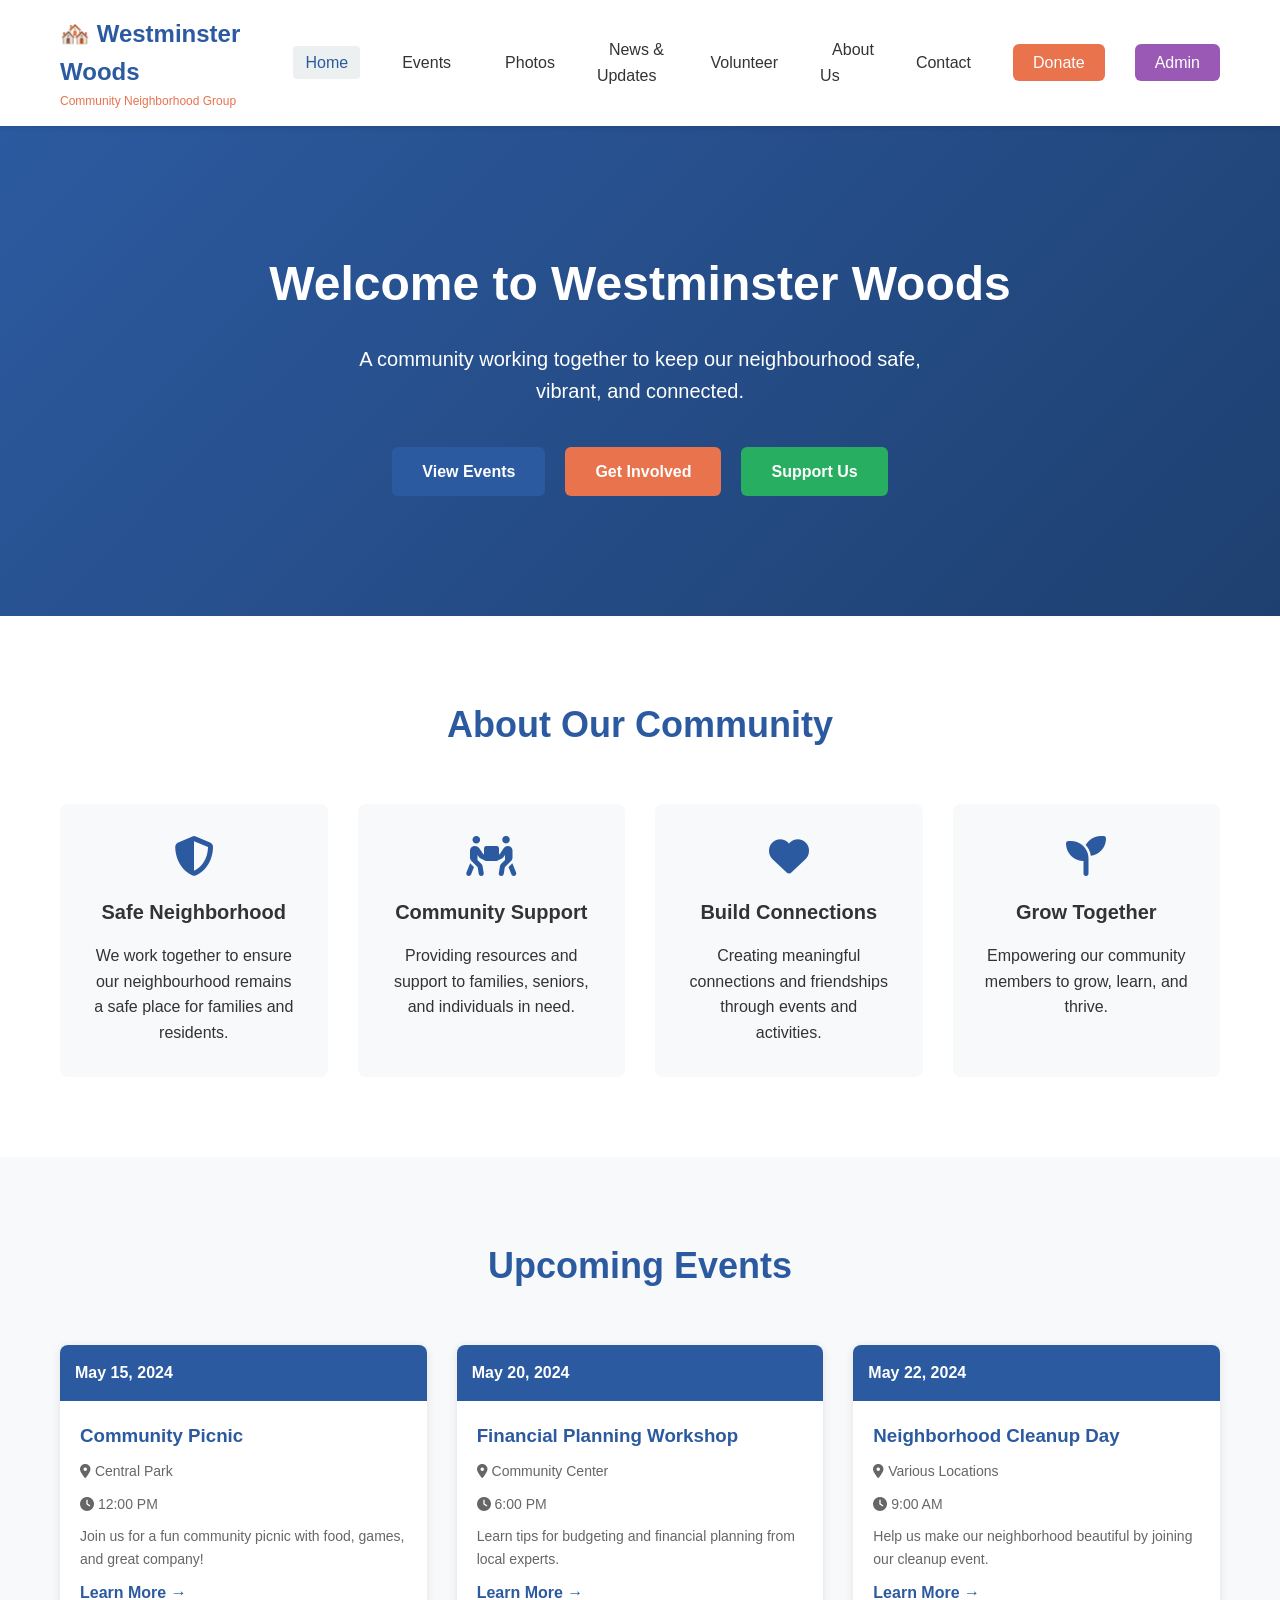
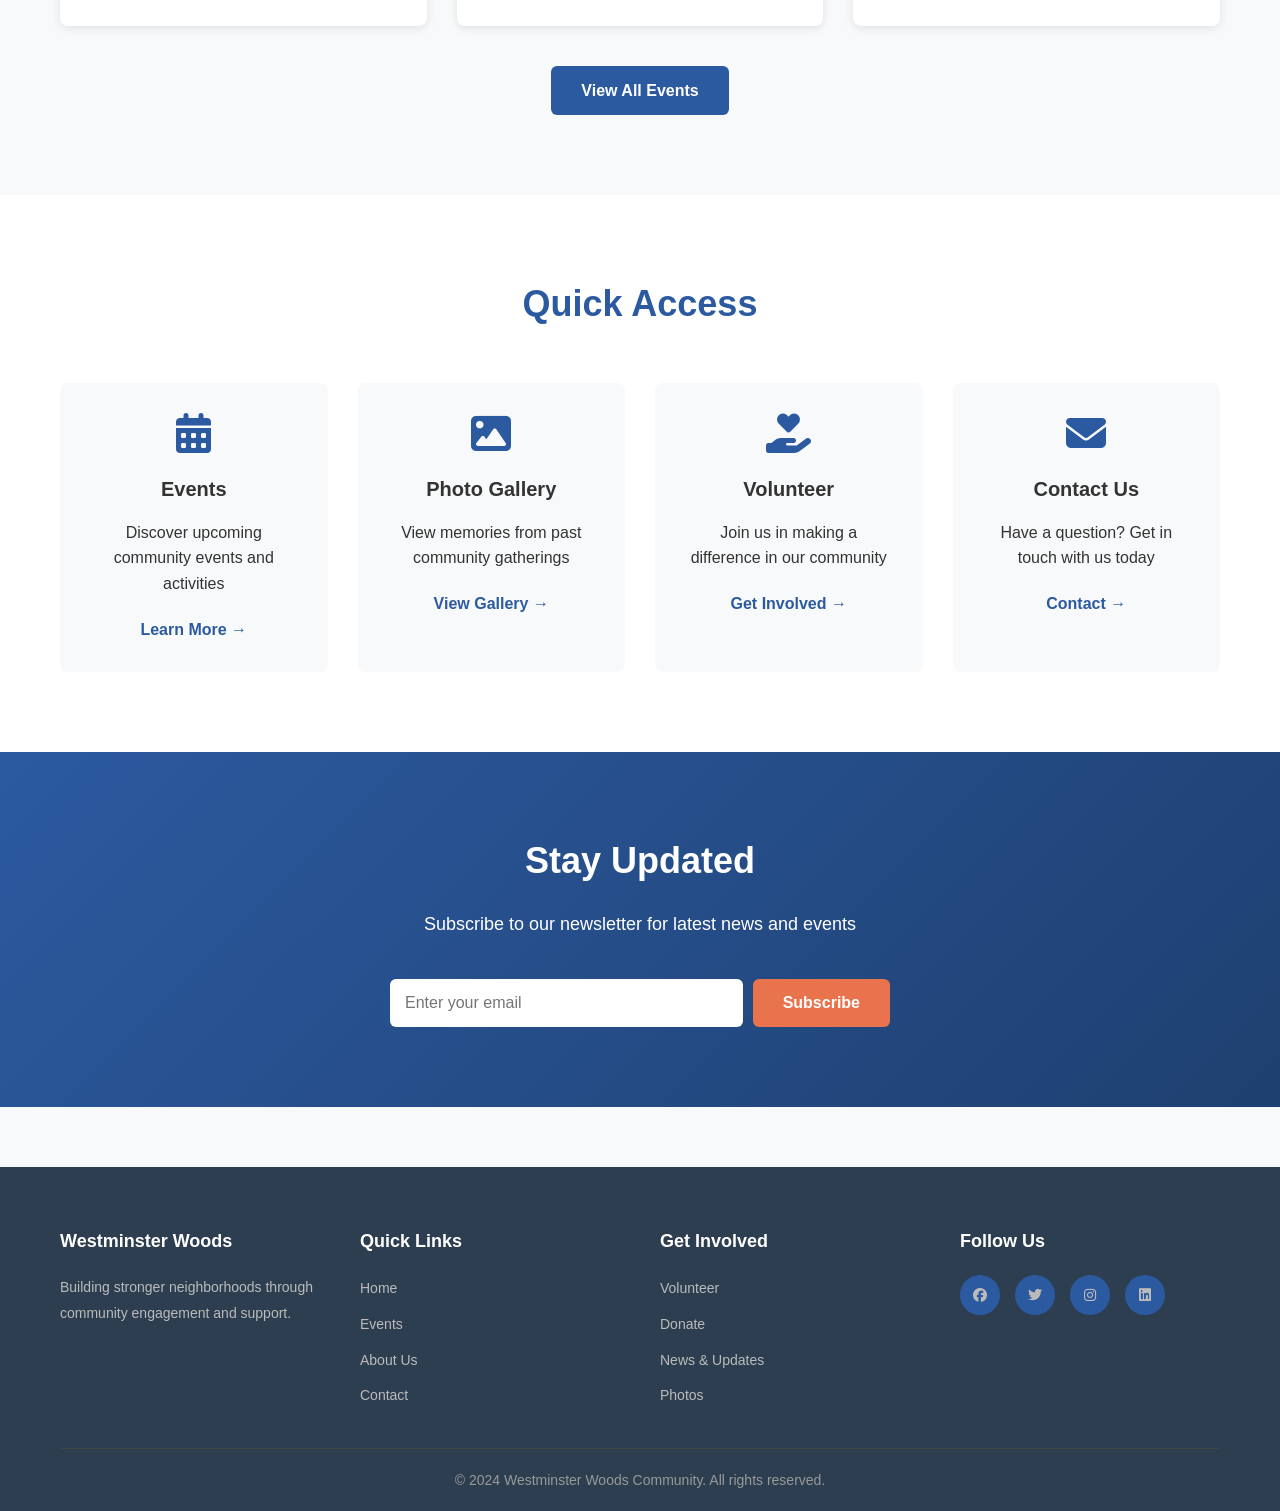
<file: index.html>
<!DOCTYPE html>
<html lang="en">
<head>
    <meta charset="UTF-8">
    <meta name="viewport" content="width=device-width, initial-scale=1.0">
    <title>Westminster Woods - Neighborhood Community</title>
    <link rel="stylesheet" href="css/style.css">
    <link rel="stylesheet" href="https://cdnjs.cloudflare.com/ajax/libs/font-awesome/6.4.0/css/all.min.css">
</head>
<body>
    <!-- Navigation -->
    <nav class="navbar">
        <div class="container">
            <div class="logo">
                <h1>🏘️ Westminster Woods</h1>
                <p>Community Neighborhood Group</p>
            </div>
            <ul class="nav-menu">
                <li><a href="index.html" class="active">Home</a></li>
                <li><a href="events.html">Events</a></li>
                <li><a href="photos.html">Photos</a></li>
                <li><a href="news.html">News & Updates</a></li>
                <li><a href="volunteer.html">Volunteer</a></li>
                <li><a href="about.html">About Us</a></li>
                <li><a href="contact.html">Contact</a></li>
                <li><a href="donations.html" class="btn-donate">Donate</a></li>
                <li><a href="admin-login.html" class="btn-admin">Admin</a></li>
            </ul>
        </div>
    </nav>

    <!-- Hero Section -->
    <section class="hero">
        <div class="hero-content">
            <h1>Welcome to Westminster Woods</h1>
            <p>A community working together to keep our neighbourhood safe, vibrant, and connected.</p>
            <div class="hero-buttons">
                <a href="events.html" class="btn btn-primary">View Events</a>
                <a href="volunteer.html" class="btn btn-secondary">Get Involved</a>
                <a href="donations.html" class="btn btn-success">Support Us</a>
            </div>
        </div>
    </section>

    <!-- About Section -->
    <section class="about">
        <div class="container">
            <h2>About Our Community</h2>
            <div class="about-grid">
                <div class="about-card">
                    <i class="fas fa-shield-alt"></i>
                    <h3>Safe Neighborhood</h3>
                    <p>We work together to ensure our neighbourhood remains a safe place for families and residents.</p>
                </div>
                <div class="about-card">
                    <i class="fas fa-people-carry"></i>
                    <h3>Community Support</h3>
                    <p>Providing resources and support to families, seniors, and individuals in need.</p>
                </div>
                <div class="about-card">
                    <i class="fas fa-heart"></i>
                    <h3>Build Connections</h3>
                    <p>Creating meaningful connections and friendships through events and activities.</p>
                </div>
                <div class="about-card">
                    <i class="fas fa-seedling"></i>
                    <h3>Grow Together</h3>
                    <p>Empowering our community members to grow, learn, and thrive.</p>
                </div>
            </div>
        </div>
    </section>

    <!-- Live Events Section -->
    <section class="live-events">
        <div class="container">
            <h2>Upcoming Events</h2>
            <div id="events-container" class="events-grid">
                <!-- Events will be loaded here dynamically -->
            </div>
            <div class="view-all">
                <a href="events.html" class="btn btn-primary">View All Events</a>
            </div>
        </div>
    </section>

    <!-- Quick Links Section -->
    <section class="quick-links">
        <div class="container">
            <h2>Quick Access</h2>
            <div class="links-grid">
                <div class="link-card">
                    <i class="fas fa-calendar-alt"></i>
                    <h3>Events</h3>
                    <p>Discover upcoming community events and activities</p>
                    <a href="events.html">Learn More →</a>
                </div>
                <div class="link-card">
                    <i class="fas fa-image"></i>
                    <h3>Photo Gallery</h3>
                    <p>View memories from past community gatherings</p>
                    <a href="photos.html">View Gallery →</a>
                </div>
                <div class="link-card">
                    <i class="fas fa-hand-holding-heart"></i>
                    <h3>Volunteer</h3>
                    <p>Join us in making a difference in our community</p>
                    <a href="volunteer.html">Get Involved →</a>
                </div>
                <div class="link-card">
                    <i class="fas fa-envelope"></i>
                    <h3>Contact Us</h3>
                    <p>Have a question? Get in touch with us today</p>
                    <a href="contact.html">Contact →</a>
                </div>
            </div>
        </div>
    </section>

    <!-- Newsletter Section -->
    <section class="newsletter">
        <div class="container">
            <h2>Stay Updated</h2>
            <p>Subscribe to our newsletter for latest news and events</p>
            <form id="newsletter-form" class="newsletter-form">
                <input type="email" placeholder="Enter your email" required>
                <button type="submit" class="btn btn-primary">Subscribe</button>
            </form>
        </div>
    </section>

    <!-- Footer -->
    <footer class="footer">
        <div class="container">
            <div class="footer-grid">
                <div class="footer-section">
                    <h4>Westminster Woods</h4>
                    <p>Building stronger neighborhoods through community engagement and support.</p>
                </div>
                <div class="footer-section">
                    <h4>Quick Links</h4>
                    <ul>
                        <li><a href="index.html">Home</a></li>
                        <li><a href="events.html">Events</a></li>
                        <li><a href="about.html">About Us</a></li>
                        <li><a href="contact.html">Contact</a></li>
                    </ul>
                </div>
                <div class="footer-section">
                    <h4>Get Involved</h4>
                    <ul>
                        <li><a href="volunteer.html">Volunteer</a></li>
                        <li><a href="donations.html">Donate</a></li>
                        <li><a href="news.html">News & Updates</a></li>
                        <li><a href="photos.html">Photos</a></li>
                    </ul>
                </div>
                <div class="footer-section">
                    <h4>Follow Us</h4>
                    <div class="social-links">
                        <a href="#"><i class="fab fa-facebook"></i></a>
                        <a href="#"><i class="fab fa-twitter"></i></a>
                        <a href="#"><i class="fab fa-instagram"></i></a>
                        <a href="#"><i class="fab fa-linkedin"></i></a>
                    </div>
                </div>
            </div>
            <div class="footer-bottom">
                <p>&copy; 2024 Westminster Woods Community. All rights reserved.</p>
            </div>
        </div>
    </footer>

    <script src="js/script.js"></script>
</body>
</html>
</file>
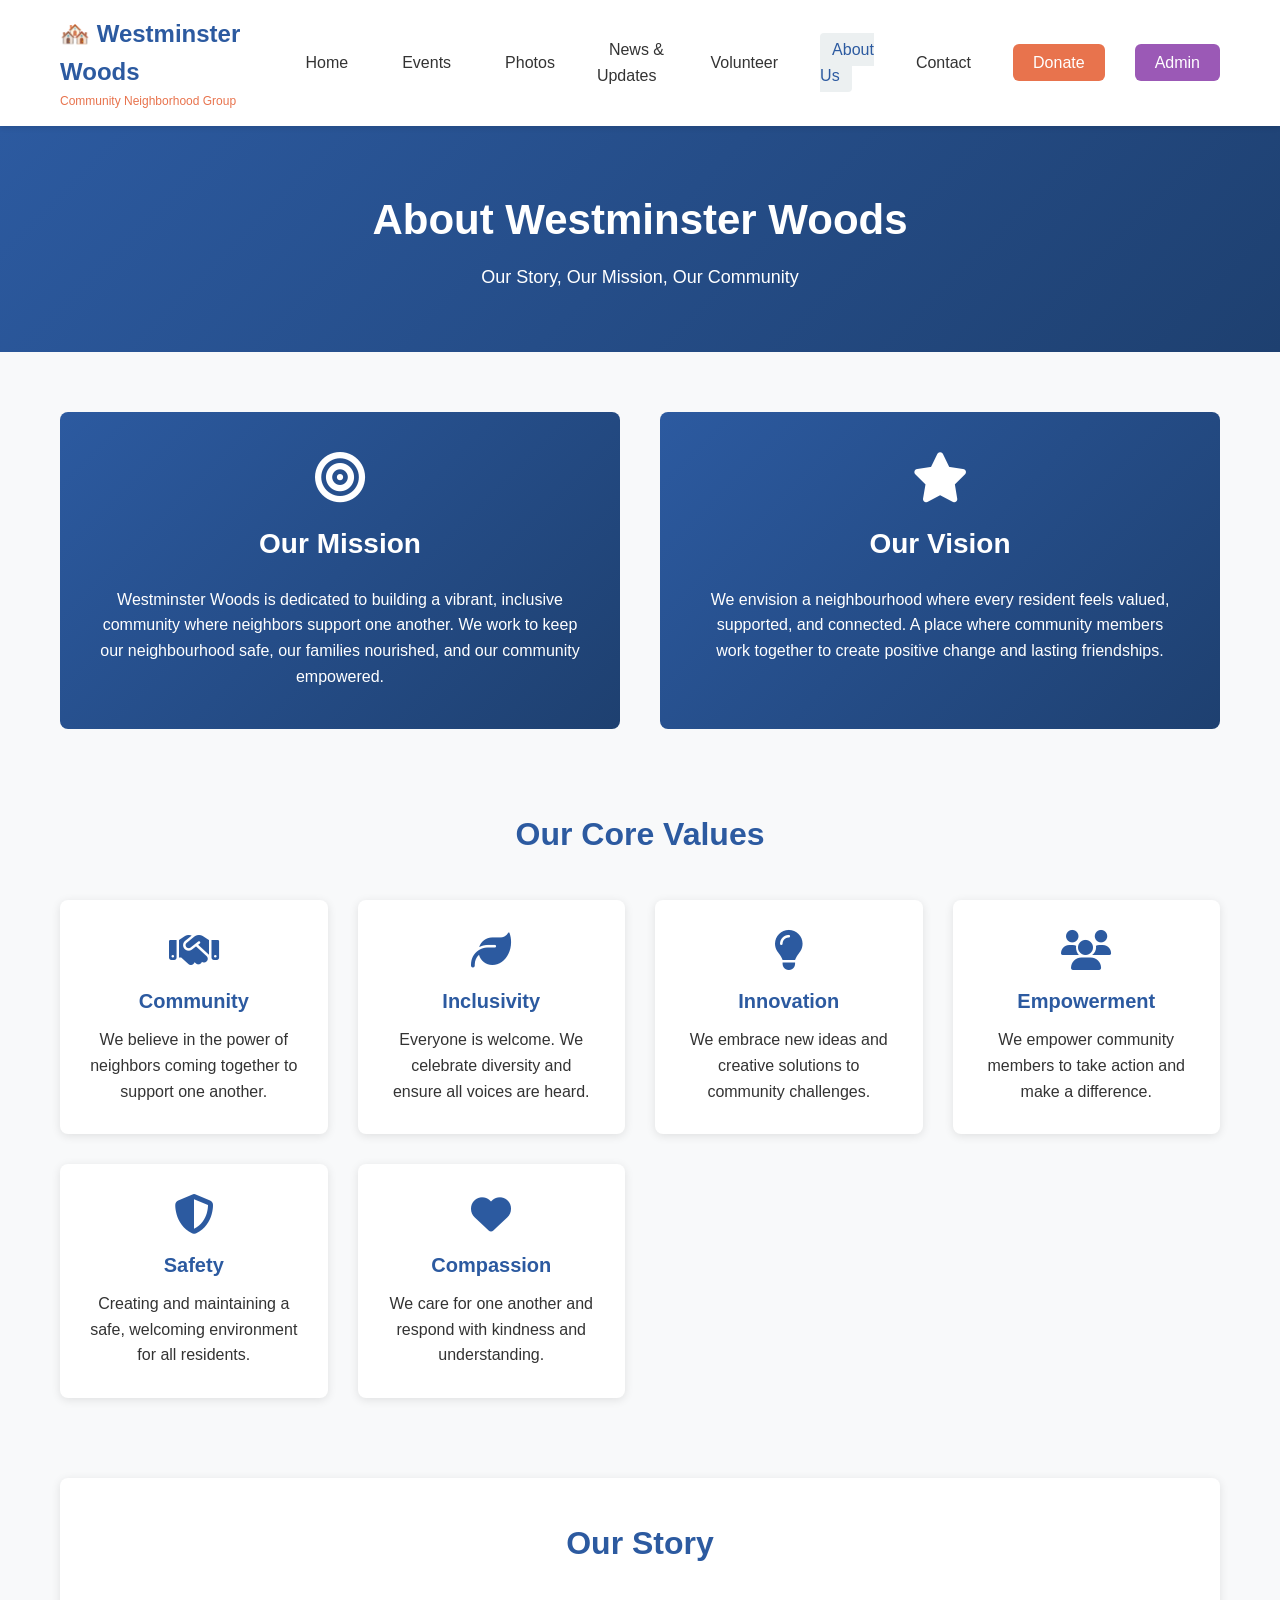
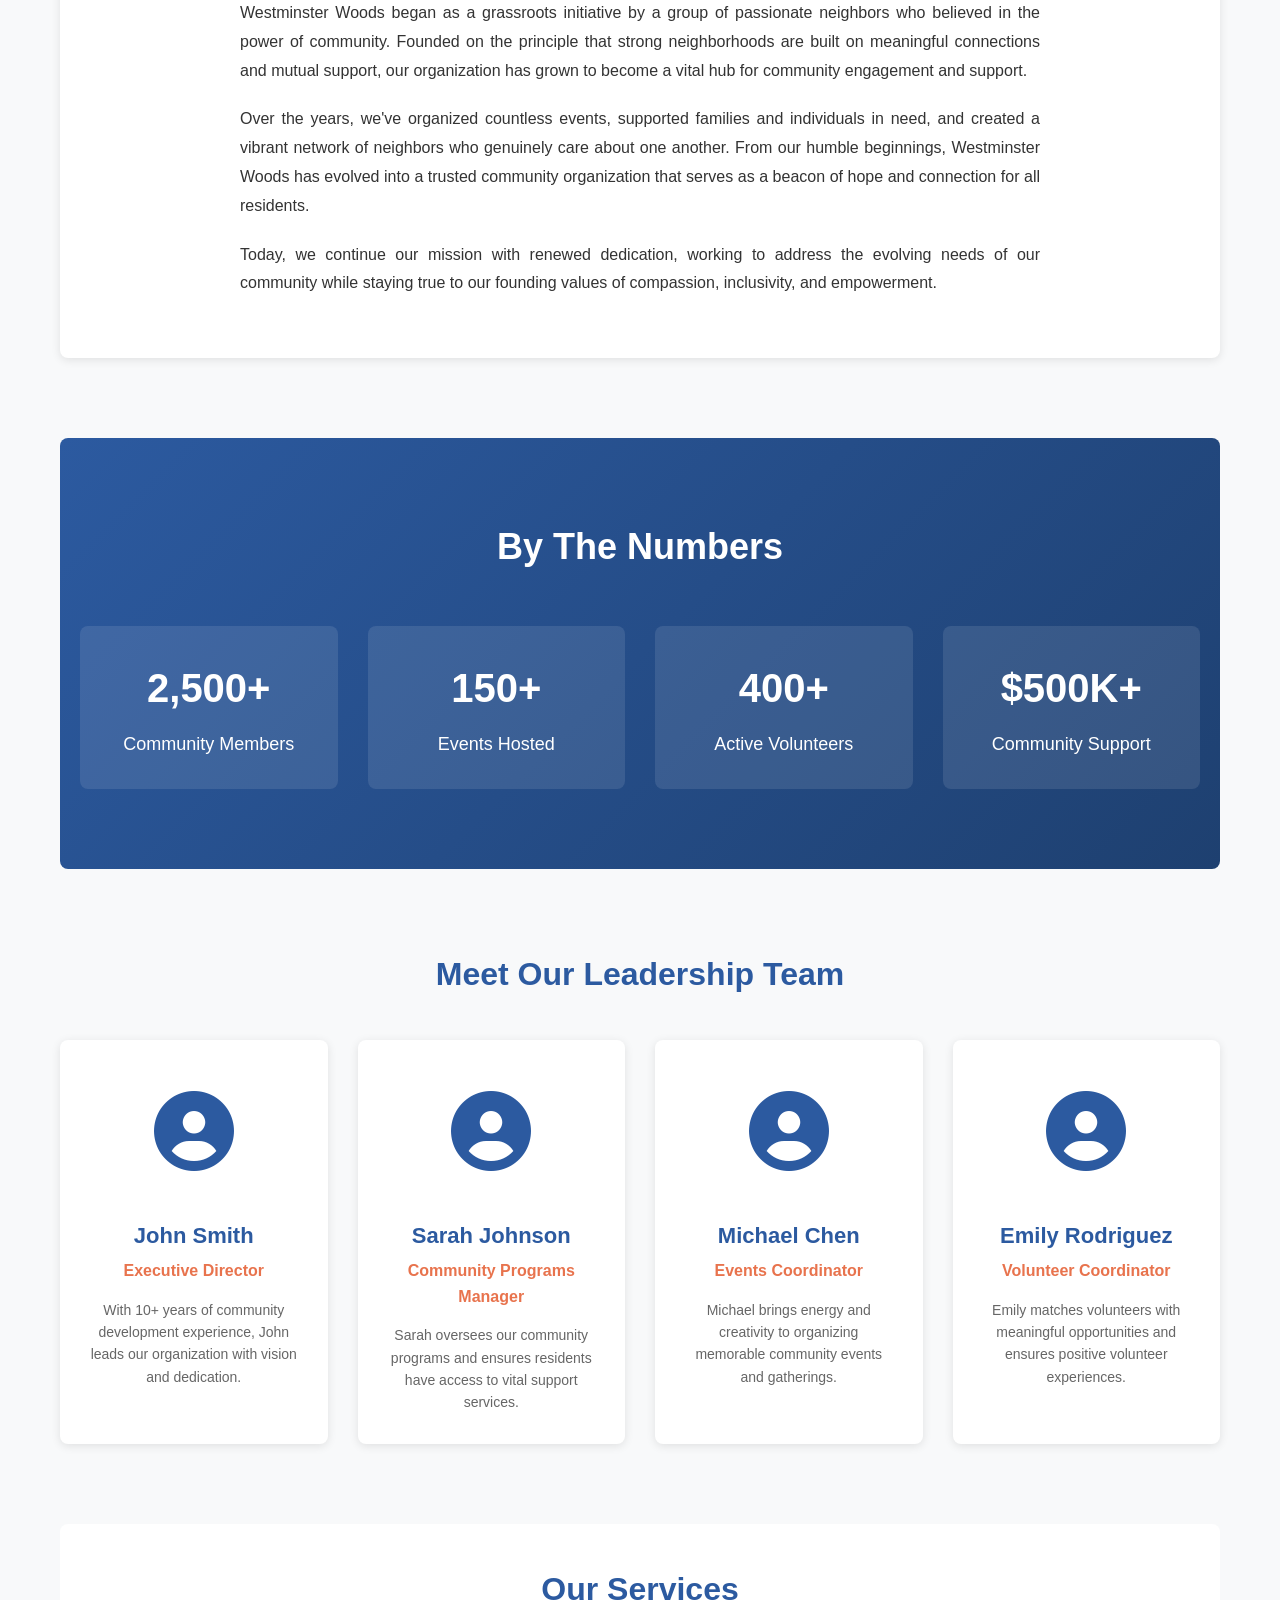
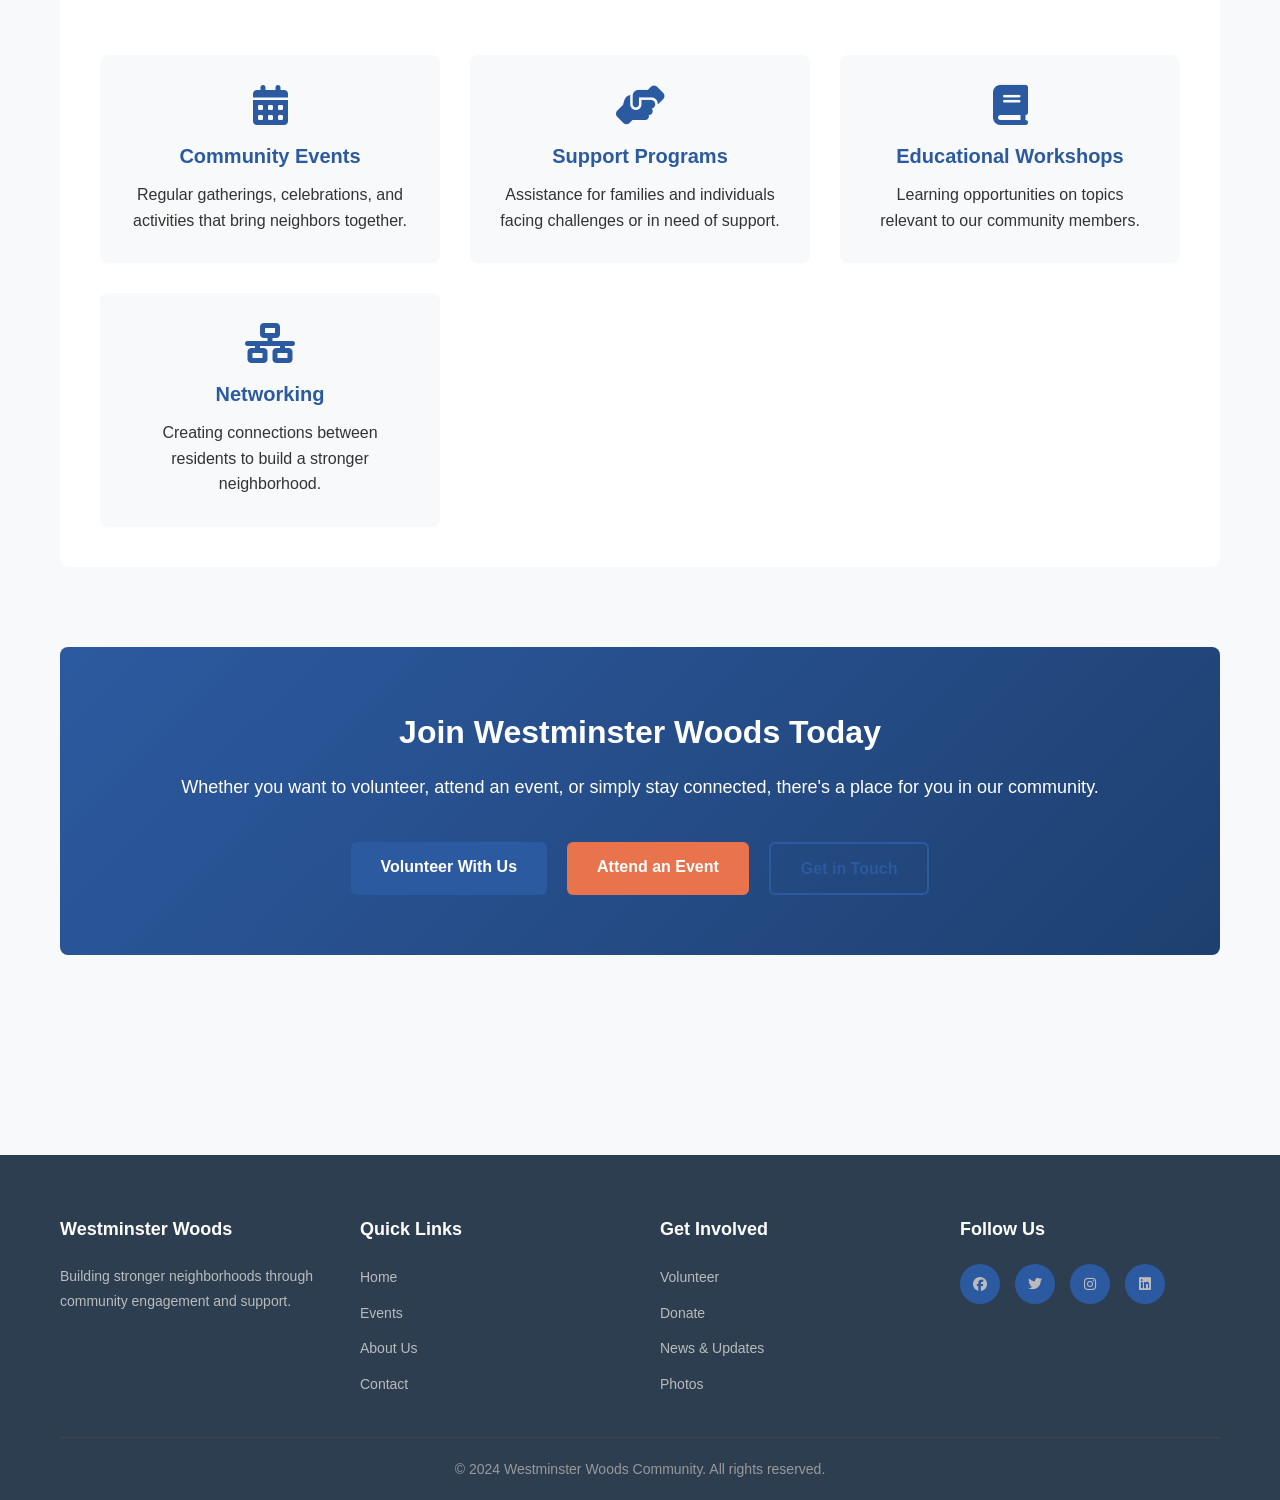
<file: about.html>
<!DOCTYPE html>
<html lang="en">
<head>
    <meta charset="UTF-8">
    <meta name="viewport" content="width=device-width, initial-scale=1.0">
    <title>About Us - Westminster Woods Community</title>
    <link rel="stylesheet" href="css/style.css">
    <link rel="stylesheet" href="https://cdnjs.cloudflare.com/ajax/libs/font-awesome/6.4.0/css/all.min.css">
</head>
<body>
    <!-- Navigation -->
    <nav class="navbar">
        <div class="container">
            <div class="logo">
                <h1>🏘️ Westminster Woods</h1>
                <p>Community Neighborhood Group</p>
            </div>
            <ul class="nav-menu">
                <li><a href="index.html">Home</a></li>
                <li><a href="events.html">Events</a></li>
                <li><a href="photos.html">Photos</a></li>
                <li><a href="news.html">News & Updates</a></li>
                <li><a href="volunteer.html">Volunteer</a></li>
                <li><a href="about.html" class="active">About Us</a></li>
                <li><a href="contact.html">Contact</a></li>
                <li><a href="donations.html" class="btn-donate">Donate</a></li>
                <li><a href="admin-login.html" class="btn-admin">Admin</a></li>
            </ul>
        </div>
    </nav>

    <!-- Page Header -->
    <section class="page-header">
        <div class="container">
            <h1>About Westminster Woods</h1>
            <p>Our Story, Our Mission, Our Community</p>
        </div>
    </section>

    <!-- About Content -->
    <section class="about-section">
        <div class="container">
            <!-- Mission & Vision -->
            <div class="mission-vision">
                <div class="mission-card">
                    <i class="fas fa-bullseye"></i>
                    <h2>Our Mission</h2>
                    <p>Westminster Woods is dedicated to building a vibrant, inclusive community where neighbors support one another. We work to keep our neighbourhood safe, our families nourished, and our community empowered.</p>
                </div>
                <div class="vision-card">
                    <i class="fas fa-star"></i>
                    <h2>Our Vision</h2>
                    <p>We envision a neighbourhood where every resident feels valued, supported, and connected. A place where community members work together to create positive change and lasting friendships.</p>
                </div>
            </div>

            <!-- Core Values -->
            <div class="values-section">
                <h2>Our Core Values</h2>
                <div class="values-grid">
                    <div class="value-card">
                        <i class="fas fa-handshake"></i>
                        <h3>Community</h3>
                        <p>We believe in the power of neighbors coming together to support one another.</p>
                    </div>
                    <div class="value-card">
                        <i class="fas fa-leaf"></i>
                        <h3>Inclusivity</h3>
                        <p>Everyone is welcome. We celebrate diversity and ensure all voices are heard.</p>
                    </div>
                    <div class="value-card">
                        <i class="fas fa-lightbulb"></i>
                        <h3>Innovation</h3>
                        <p>We embrace new ideas and creative solutions to community challenges.</p>
                    </div>
                    <div class="value-card">
                        <i class="fas fa-users"></i>
                        <h3>Empowerment</h3>
                        <p>We empower community members to take action and make a difference.</p>
                    </div>
                    <div class="value-card">
                        <i class="fas fa-shield-alt"></i>
                        <h3>Safety</h3>
                        <p>Creating and maintaining a safe, welcoming environment for all residents.</p>
                    </div>
                    <div class="value-card">
                        <i class="fas fa-heart"></i>
                        <h3>Compassion</h3>
                        <p>We care for one another and respond with kindness and understanding.</p>
                    </div>
                </div>
            </div>

            <!-- Our Story -->
            <div class="story-section">
                <h2>Our Story</h2>
                <div class="story-content">
                    <p>Westminster Woods began as a grassroots initiative by a group of passionate neighbors who believed in the power of community. Founded on the principle that strong neighborhoods are built on meaningful connections and mutual support, our organization has grown to become a vital hub for community engagement and support.</p>
                    
                    <p>Over the years, we've organized countless events, supported families and individuals in need, and created a vibrant network of neighbors who genuinely care about one another. From our humble beginnings, Westminster Woods has evolved into a trusted community organization that serves as a beacon of hope and connection for all residents.</p>
                    
                    <p>Today, we continue our mission with renewed dedication, working to address the evolving needs of our community while staying true to our founding values of compassion, inclusivity, and empowerment.</p>
                </div>
            </div>

            <!-- Statistics -->
            <div class="stats-section">
                <h2>By The Numbers</h2>
                <div class="stats-grid">
                    <div class="stat-card">
                        <h3>2,500+</h3>
                        <p>Community Members</p>
                    </div>
                    <div class="stat-card">
                        <h3>150+</h3>
                        <p>Events Hosted</p>
                    </div>
                    <div class="stat-card">
                        <h3>400+</h3>
                        <p>Active Volunteers</p>
                    </div>
                    <div class="stat-card">
                        <h3>$500K+</h3>
                        <p>Community Support</p>
                    </div>
                </div>
            </div>

            <!-- Team Section -->
            <div class="team-section">
                <h2>Meet Our Leadership Team</h2>
                <div class="team-grid">
                    <div class="team-member">
                        <div class="member-image">
                            <i class="fas fa-user-circle"></i>
                        </div>
                        <h3>John Smith</h3>
                        <p class="role">Executive Director</p>
                        <p class="bio">With 10+ years of community development experience, John leads our organization with vision and dedication.</p>
                    </div>
                    <div class="team-member">
                        <div class="member-image">
                            <i class="fas fa-user-circle"></i>
                        </div>
                        <h3>Sarah Johnson</h3>
                        <p class="role">Community Programs Manager</p>
                        <p class="bio">Sarah oversees our community programs and ensures residents have access to vital support services.</p>
                    </div>
                    <div class="team-member">
                        <div class="member-image">
                            <i class="fas fa-user-circle"></i>
                        </div>
                        <h3>Michael Chen</h3>
                        <p class="role">Events Coordinator</p>
                        <p class="bio">Michael brings energy and creativity to organizing memorable community events and gatherings.</p>
                    </div>
                    <div class="team-member">
                        <div class="member-image">
                            <i class="fas fa-user-circle"></i>
                        </div>
                        <h3>Emily Rodriguez</h3>
                        <p class="role">Volunteer Coordinator</p>
                        <p class="bio">Emily matches volunteers with meaningful opportunities and ensures positive volunteer experiences.</p>
                    </div>
                </div>
            </div>

            <!-- Services Section -->
            <div class="services-section">
                <h2>Our Services</h2>
                <div class="services-grid">
                    <div class="service-card">
                        <i class="fas fa-calendar-alt"></i>
                        <h3>Community Events</h3>
                        <p>Regular gatherings, celebrations, and activities that bring neighbors together.</p>
                    </div>
                    <div class="service-card">
                        <i class="fas fa-hands-helping"></i>
                        <h3>Support Programs</h3>
                        <p>Assistance for families and individuals facing challenges or in need of support.</p>
                    </div>
                    <div class="service-card">
                        <i class="fas fa-book"></i>
                        <h3>Educational Workshops</h3>
                        <p>Learning opportunities on topics relevant to our community members.</p>
                    </div>
                    <div class="service-card">
                        <i class="fas fa-network-wired"></i>
                        <h3>Networking</h3>
                        <p>Creating connections between residents to build a stronger neighborhood.</p>
                    </div>
                </div>
            </div>

            <!-- Join Us Section -->
            <div class="join-section">
                <h2>Join Westminster Woods Today</h2>
                <p>Whether you want to volunteer, attend an event, or simply stay connected, there's a place for you in our community.</p>
                <div class="join-buttons">
                    <a href="volunteer.html" class="btn btn-primary">Volunteer With Us</a>
                    <a href="events.html" class="btn btn-secondary">Attend an Event</a>
                    <a href="contact.html" class="btn btn-outline">Get in Touch</a>
                </div>
            </div>
        </div>
    </section>

    <!-- Footer -->
    <footer class="footer">
        <div class="container">
            <div class="footer-grid">
                <div class="footer-section">
                    <h4>Westminster Woods</h4>
                    <p>Building stronger neighborhoods through community engagement and support.</p>
                </div>
                <div class="footer-section">
                    <h4>Quick Links</h4>
                    <ul>
                        <li><a href="index.html">Home</a></li>
                        <li><a href="events.html">Events</a></li>
                        <li><a href="about.html">About Us</a></li>
                        <li><a href="contact.html">Contact</a></li>
                    </ul>
                </div>
                <div class="footer-section">
                    <h4>Get Involved</h4>
                    <ul>
                        <li><a href="volunteer.html">Volunteer</a></li>
                        <li><a href="donations.html">Donate</a></li>
                        <li><a href="news.html">News & Updates</a></li>
                        <li><a href="photos.html">Photos</a></li>
                    </ul>
                </div>
                <div class="footer-section">
                    <h4>Follow Us</h4>
                    <div class="social-links">
                        <a href="#"><i class="fab fa-facebook"></i></a>
                        <a href="#"><i class="fab fa-twitter"></i></a>
                        <a href="#"><i class="fab fa-instagram"></i></a>
                        <a href="#"><i class="fab fa-linkedin"></i></a>
                    </div>
                </div>
            </div>
            <div class="footer-bottom">
                <p>&copy; 2024 Westminster Woods Community. All rights reserved.</p>
            </div>
        </div>
    </footer>

    <script src="js/script.js"></script>
</body>
</html>
</file>
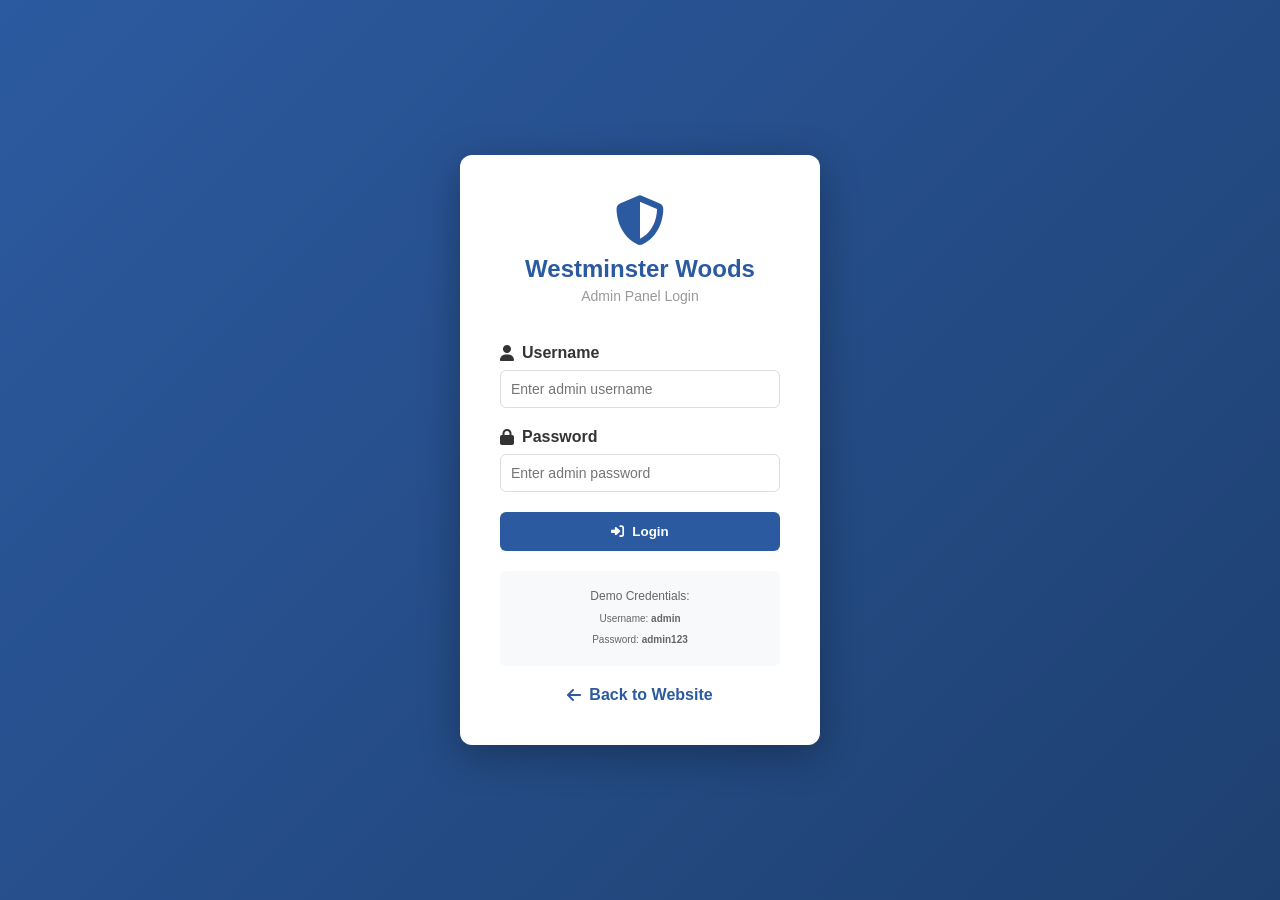
<file: admin-dashboard.html>
<!DOCTYPE html>
<html lang="en">
<head>
    <meta charset="UTF-8">
    <meta name="viewport" content="width=device-width, initial-scale=1.0">
    <title>Admin Dashboard - Westminster Woods</title>
    <link rel="stylesheet" href="css/admin.css">
    <link rel="stylesheet" href="https://cdnjs.cloudflare.com/ajax/libs/font-awesome/6.4.0/css/all.min.css">
</head>
<body>
    <!-- Admin Navigation -->
    <nav class="admin-navbar">
        <div class="navbar-brand">
            <i class="fas fa-shield-alt"></i>
            <span>Westminster Woods Admin</span>
        </div>
        <div class="navbar-menu">
            <a href="admin-dashboard.html" class="nav-link active">Dashboard</a>
            <a href="admin-events.html" class="nav-link">Events</a>
            <a href="admin-photos.html" class="nav-link">Photos</a>
            <a href="admin-profile.html" class="nav-link">Profile</a>
            <button id="logout-btn" class="nav-link logout">Logout</button>
        </div>
    </nav>

    <div class="admin-container">
        <!-- Sidebar -->
        <aside class="admin-sidebar">
            <div class="sidebar-menu">
                <a href="admin-dashboard.html" class="menu-item active">
                    <i class="fas fa-chart-line"></i>
                    <span>Dashboard</span>
                </a>
                <a href="admin-events.html" class="menu-item">
                    <i class="fas fa-calendar-alt"></i>
                    <span>Manage Events</span>
                </a>
                <a href="admin-photos.html" class="menu-item">
                    <i class="fas fa-image"></i>
                    <span>Manage Photos</span>
                </a>
                <a href="admin-profile.html" class="menu-item">
                    <i class="fas fa-user-circle"></i>
                    <span>Profile Settings</span>
                </a>
            </div>
        </aside>

        <!-- Main Content -->
        <main class="admin-content">
            <div class="dashboard-header">
                <h1>Dashboard</h1>
                <p>Welcome to your admin dashboard, <strong id="admin-username">Admin</strong></p>
            </div>

            <!-- Statistics -->
            <div class="stats-grid">
                <div class="stat-card">
                    <div class="stat-icon" style="background-color: #3498db;">
                        <i class="fas fa-calendar-alt"></i>
                    </div>
                    <div class="stat-content">
                        <h3 id="total-events">0</h3>
                        <p>Total Events</p>
                    </div>
                </div>

                <div class="stat-card">
                    <div class="stat-icon" style="background-color: #2ecc71;">
                        <i class="fas fa-calendar-check"></i>
                    </div>
                    <div class="stat-content">
                        <h3 id="upcoming-events">0</h3>
                        <p>Upcoming Events</p>
                    </div>
                </div>

                <div class="stat-card">
                    <div class="stat-icon" style="background-color: #e74c3c;">
                        <i class="fas fa-image"></i>
                    </div>
                    <div class="stat-content">
                        <h3 id="total-photos">0</h3>
                        <p>Total Photos</p>
                    </div>
                </div>

                <div class="stat-card">
                    <div class="stat-icon" style="background-color: #f39c12;">
                        <i class="fas fa-users"></i>
                    </div>
                    <div class="stat-content">
                        <h3>2,500+</h3>
                        <p>Community Members</p>
                    </div>
                </div>
            </div>

            <!-- Quick Actions -->
            <div class="quick-actions">
                <h2>Quick Actions</h2>
                <div class="action-grid">
                    <a href="admin-events.html" class="action-card">
                        <i class="fas fa-plus"></i>
                        <span>Add New Event</span>
                    </a>
                    <a href="admin-photos.html" class="action-card">
                        <i class="fas fa-plus"></i>
                        <span>Upload Photo</span>
                    </a>
                    <a href="index.html" class="action-card">
                        <i class="fas fa-eye"></i>
                        <span>View Website</span>
                    </a>
                    <a href="admin-profile.html" class="action-card">
                        <i class="fas fa-cog"></i>
                        <span>Settings</span>
                    </a>
                </div>
            </div>

            <!-- Recent Events -->
            <div class="recent-section">
                <h2>Recent Events</h2>
                <div id="recent-events-list" class="events-table">
                    <!-- Events will be loaded here -->
                </div>
            </div>

            <!-- Recent Photos -->
            <div class="recent-section">
                <h2>Recent Photos</h2>
                <div id="recent-photos-grid" class="photos-preview">
                    <!-- Photos will be loaded here -->
                </div>
            </div>
        </main>
    </div>

    <script src="js/admin.js"></script>
    <script>
        document.addEventListener('DOMContentLoaded', function() {
            checkAdminAccess();
            loadDashboardData();
            setupLogout();
        });

        function loadDashboardData() {
            const adminUsername = localStorage.getItem('adminUsername');
            document.getElementById('admin-username').textContent = adminUsername || 'Admin';

            const events = JSON.parse(localStorage.getItem('communityEvents')) || [];
            const photos = JSON.parse(localStorage.getItem('communityPhotos')) || [];

            // Update stats
            document.getElementById('total-events').textContent = events.length;
            
            const today = new Date();
            const upcomingCount = events.filter(e => new Date(e.date) >= today).length;
            document.getElementById('upcoming-events').textContent = upcomingCount;
            
            document.getElementById('total-photos').textContent = photos.length;

            // Load recent events
            const recentEvents = events.slice(-5).reverse();
            const eventsList = document.getElementById('recent-events-list');
            
            if (recentEvents.length === 0) {
                eventsList.innerHTML = '<p class="empty-message">No events yet. <a href="admin-events.html">Create one now</a></p>';
            } else {
                eventsList.innerHTML = `
                    <table class="table">
                        <thead>
                            <tr>
                                <th>Title</th>
                                <th>Date</th>
                                <th>Category</th>
                                <th>Status</th>
                            </tr>
                        </thead>
                        <tbody>
                            ${recentEvents.map(event => `
                                <tr>
                                    <td><strong>${event.title}</strong></td>
                                    <td>${event.date}</td>
                                    <td><span class="badge">${event.category}</span></td>
                                    <td>${new Date(event.date) >= today ? '<span class="status-upcoming">Upcoming</span>' : '<span class="status-past">Past</span>'}</td>
                                </tr>
                            `).join('')}
                        </tbody>
                    </table>
                `;
            }

            // Load recent photos
            const recentPhotos = photos.slice(-6).reverse();
            const photosGrid = document.getElementById('recent-photos-grid');
            
            if (recentPhotos.length === 0) {
                photosGrid.innerHTML = '<p class="empty-message">No photos yet. <a href="admin-photos.html">Upload one now</a></p>';
            } else {
                photosGrid.innerHTML = recentPhotos.map(photo => `
                    <div class="photo-thumb">
                        <img src="${photo.src}" alt="${photo.title}">
                        <div class="photo-overlay">
                            <p>${photo.title}</p>
                        </div>
                    </div>
                `).join('');
            }
        }
    </script>
</body>
</html>
</file>
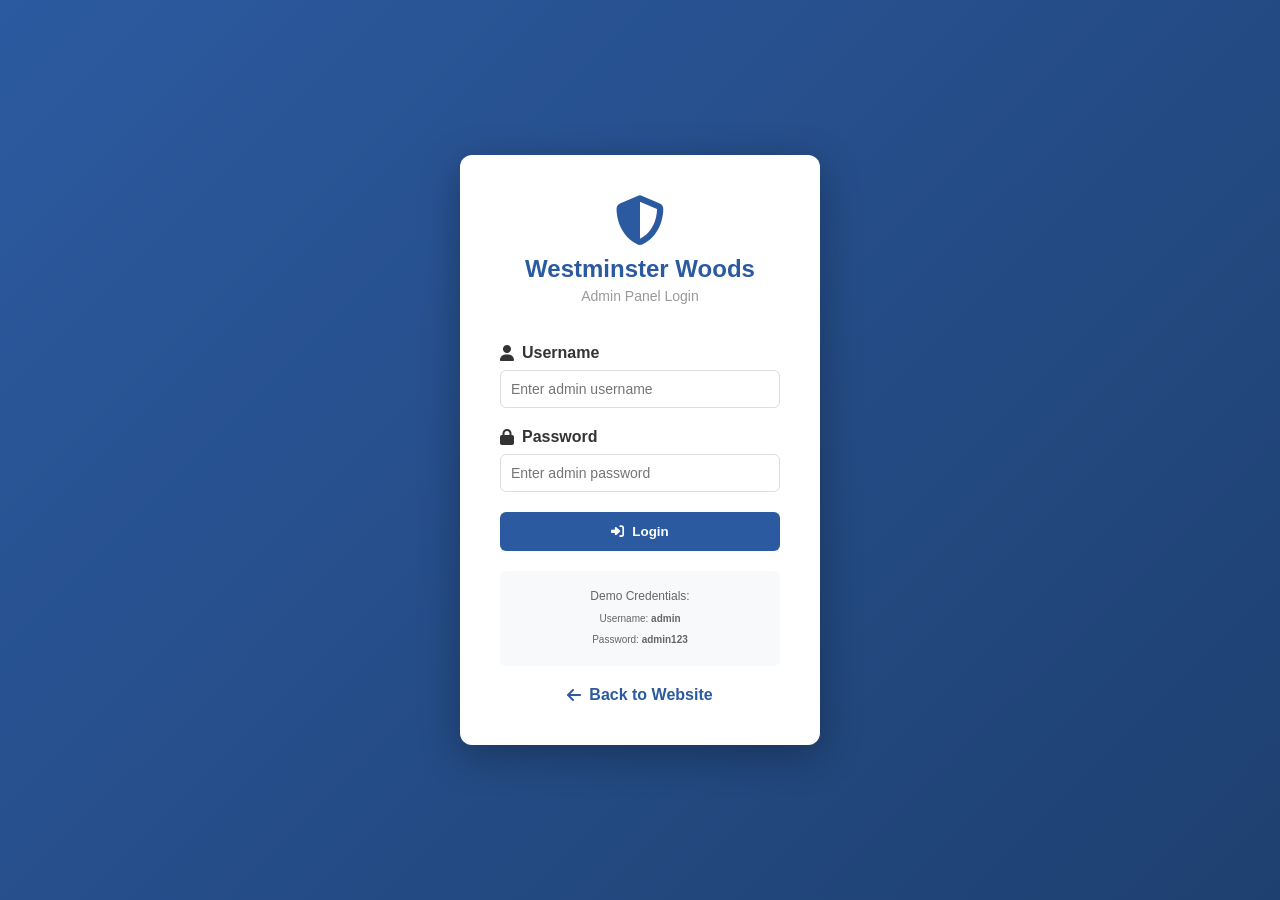
<file: admin-events.html>
<!DOCTYPE html>
<html lang="en">
<head>
    <meta charset="UTF-8">
    <meta name="viewport" content="width=device-width, initial-scale=1.0">
    <title>Manage Events - Westminster Woods Admin</title>
    <link rel="stylesheet" href="css/admin.css">
    <link rel="stylesheet" href="https://cdnjs.cloudflare.com/ajax/libs/font-awesome/6.4.0/css/all.min.css">
</head>
<body>
    <!-- Admin Navigation -->
    <nav class="admin-navbar">
        <div class="navbar-brand">
            <i class="fas fa-shield-alt"></i>
            <span>Westminster Woods Admin</span>
        </div>
        <div class="navbar-menu">
            <a href="admin-dashboard.html" class="nav-link">Dashboard</a>
            <a href="admin-events.html" class="nav-link active">Events</a>
            <a href="admin-photos.html" class="nav-link">Photos</a>
            <a href="admin-profile.html" class="nav-link">Profile</a>
            <button id="logout-btn" class="nav-link logout">Logout</button>
        </div>
    </nav>

    <div class="admin-container">
        <!-- Sidebar -->
        <aside class="admin-sidebar">
            <div class="sidebar-menu">
                <a href="admin-dashboard.html" class="menu-item">
                    <i class="fas fa-chart-line"></i>
                    <span>Dashboard</span>
                </a>
                <a href="admin-events.html" class="menu-item active">
                    <i class="fas fa-calendar-alt"></i>
                    <span>Manage Events</span>
                </a>
                <a href="admin-photos.html" class="menu-item">
                    <i class="fas fa-image"></i>
                    <span>Manage Photos</span>
                </a>
                <a href="admin-profile.html" class="menu-item">
                    <i class="fas fa-user-circle"></i>
                    <span>Profile Settings</span>
                </a>
            </div>
        </aside>

        <!-- Main Content -->
        <main class="admin-content">
            <div class="content-header">
                <h1>Manage Events</h1>
                <button id="add-event-btn" class="btn-primary">
                    <i class="fas fa-plus"></i> Add New Event
                </button>
            </div>

            <!-- Events Filter -->
            <div class="filter-section">
                <input type="text" id="search-events" placeholder="Search events...">
                <select id="filter-category">
                    <option value="">All Categories</option>
                    <option value="social">Social</option>
                    <option value="educational">Educational</option>
                    <option value="charity">Charity</option>
                    <option value="sports">Sports</option>
                </select>
            </div>

            <!-- Events List -->
            <div id="events-container" class="events-container">
                <!-- Events will be loaded here -->
            </div>
        </main>
    </div>

    <!-- Add/Edit Event Modal -->
    <div id="event-modal" class="modal">
        <div class="modal-content">
            <div class="modal-header">
                <h2 id="modal-title">Add New Event</h2>
                <button class="modal-close">&times;</button>
            </div>
            <form id="event-form" class="modal-form">
                <div class="form-group">
                    <label for="event-title">Event Title *</label>
                    <input type="text" id="event-title" required>
                </div>

                <div class="form-row">
                    <div class="form-group">
                        <label for="event-date">Date *</label>
                        <input type="date" id="event-date" required>
                    </div>
                    <div class="form-group">
                        <label for="event-time">Time *</label>
                        <input type="time" id="event-time" required>
                    </div>
                </div>

                <div class="form-group">
                    <label for="event-location">Location *</label>
                    <input type="text" id="event-location" placeholder="Enter event location" required>
                </div>

                <div class="form-group">
                    <label for="event-category">Category *</label>
                    <select id="event-category" required>
                        <option value="">Select Category</option>
                        <option value="social">Social</option>
                        <option value="educational">Educational</option>
                        <option value="charity">Charity</option>
                        <option value="sports">Sports</option>
                    </select>
                </div>

                <div class="form-group">
                    <label for="event-description">Description *</label>
                    <textarea id="event-description" rows="4" placeholder="Event description" required></textarea>
                </div>

                <div class="form-group">
                    <label for="event-image">Event Image URL</label>
                    <input type="text" id="event-image" placeholder="Enter image URL or leave empty for default">
                </div>

                <div class="modal-footer">
                    <button type="button" class="btn-secondary" id="modal-cancel">Cancel</button>
                    <button type="submit" class="btn-primary">Save Event</button>
                </div>
            </form>
        </div>
    </div>

    <script src="js/admin.js"></script>
    <script>
        let currentEditingEventId = null;
        const modal = document.getElementById('event-modal');
        const eventForm = document.getElementById('event-form');

        document.addEventListener('DOMContentLoaded', function() {
            checkAdminAccess();
            loadEvents();
            setupEventListeners();
        });

        function setupEventListeners() {
            document.getElementById('add-event-btn').addEventListener('click', openAddEventModal);
            document.querySelector('.modal-close').addEventListener('click', closeModal);
            document.getElementById('modal-cancel').addEventListener('click', closeModal);
            document.getElementById('event-form').addEventListener('submit', handleEventSubmit);
            document.getElementById('search-events').addEventListener('input', filterEvents);
            document.getElementById('filter-category').addEventListener('change', filterEvents);
            setupLogout();
        }

        function openAddEventModal() {
            currentEditingEventId = null;
            document.getElementById('modal-title').textContent = 'Add New Event';
            eventForm.reset();
            modal.style.display = 'block';
        }

        function closeModal() {
            modal.style.display = 'none';
        }

        function loadEvents() {
            const events = JSON.parse(localStorage.getItem('communityEvents')) || [];
            displayEvents(events);
        }

        function displayEvents(events) {
            const container = document.getElementById('events-container');
            
            if (events.length === 0) {
                container.innerHTML = '<p class="empty-message">No events yet. <button onclick="document.getElementById(\'add-event-btn\').click()">Create the first event</button></p>';
                return;
            }

            container.innerHTML = events.map(event => `
                <div class="event-item">
                    <div class="event-image">
                        <img src="${event.image || 'assets/images/placeholder-1.jpg'}" alt="${event.title}" onerror="this.src='data:image/svg+xml,%3Csvg xmlns=%22http://www.w3.org/2000/svg%22 width=%22300%22 height=%22200%22%3E%3Crect fill=%22%23ddd%22 width=%22300%22 height=%22200%22/%3E%3C/svg%3E'">
                    </div>
                    <div class="event-details">
                        <h3>${event.title}</h3>
                        <p><strong>Date:</strong> ${event.date} at ${event.time}</p>
                        <p><strong>Location:</strong> ${event.location}</p>
                        <p><strong>Category:</strong> <span class="badge">${event.category}</span></p>
                        <p>${event.description}</p>
                    </div>
                    <div class="event-actions">
                        <button onclick="editEvent('${event.id}')" class="btn-small btn-primary">
                            <i class="fas fa-edit"></i> Edit
                        </button>
                        <button onclick="deleteEvent('${event.id}')" class="btn-small btn-danger">
                            <i class="fas fa-trash"></i> Delete
                        </button>
                    </div>
                </div>
            `).join('');
        }

        function handleEventSubmit(e) {
            e.preventDefault();

            const events = JSON.parse(localStorage.getItem('communityEvents')) || [];
            
            const eventData = {
                id: currentEditingEventId || Date.now().toString(),
                title: document.getElementById('event-title').value,
                date: document.getElementById('event-date').value,
                time: document.getElementById('event-time').value,
                location: document.getElementById('event-location').value,
                category: document.getElementById('event-category').value,
                description: document.getElementById('event-description').value,
                image: document.getElementById('event-image').value || 'assets/images/placeholder-1.jpg'
            };

            if (currentEditingEventId) {
                const index = events.findIndex(e => e.id === currentEditingEventId);
                events[index] = eventData;
                alert('Event updated successfully!');
            } else {
                events.push(eventData);
                alert('Event created successfully!');
            }

            localStorage.setItem('communityEvents', JSON.stringify(events));
            closeModal();
            loadEvents();
            updateHomePageEvents();
        }

        function editEvent(eventId) {
            const events = JSON.parse(localStorage.getItem('communityEvents')) || [];
            const event = events.find(e => e.id === eventId);

            if (event) {
                currentEditingEventId = eventId;
                document.getElementById('modal-title').textContent = 'Edit Event';
                document.getElementById('event-title').value = event.title;
                document.getElementById('event-date').value = event.date;
                document.getElementById('event-time').value = event.time;
                document.getElementById('event-location').value = event.location;
                document.getElementById('event-category').value = event.category;
                document.getElementById('event-description').value = event.description;
                document.getElementById('event-image').value = event.image;
                modal.style.display = 'block';
            }
        }

        function deleteEvent(eventId) {
            if (confirm('Are you sure you want to delete this event?')) {
                let events = JSON.parse(localStorage.getItem('communityEvents')) || [];
                events = events.filter(e => e.id !== eventId);
                localStorage.setItem('communityEvents', JSON.stringify(events));
                alert('Event deleted successfully!');
                loadEvents();
                updateHomePageEvents();
            }
        }

        function filterEvents() {
            const searchTerm = document.getElementById('search-events').value.toLowerCase();
            const category = document.getElementById('filter-category').value;
            
            let events = JSON.parse(localStorage.getItem('communityEvents')) || [];
            
            events = events.filter(event => {
                const matchesSearch = event.title.toLowerCase().includes(searchTerm) || 
                                     event.description.toLowerCase().includes(searchTerm);
                const matchesCategory = !category || event.category === category;
                return matchesSearch && matchesCategory;
            });

            displayEvents(events);
        }

        function updateHomePageEvents() {
            // This will trigger the home page to refresh its events
            window.dispatchEvent(new Event('eventsUpdated'));
        }

        window.addEventListener('click', function(e) {
            if (e.target === modal) {
                closeModal();
            }
        });
    </script>
</body>
</html>
</file>
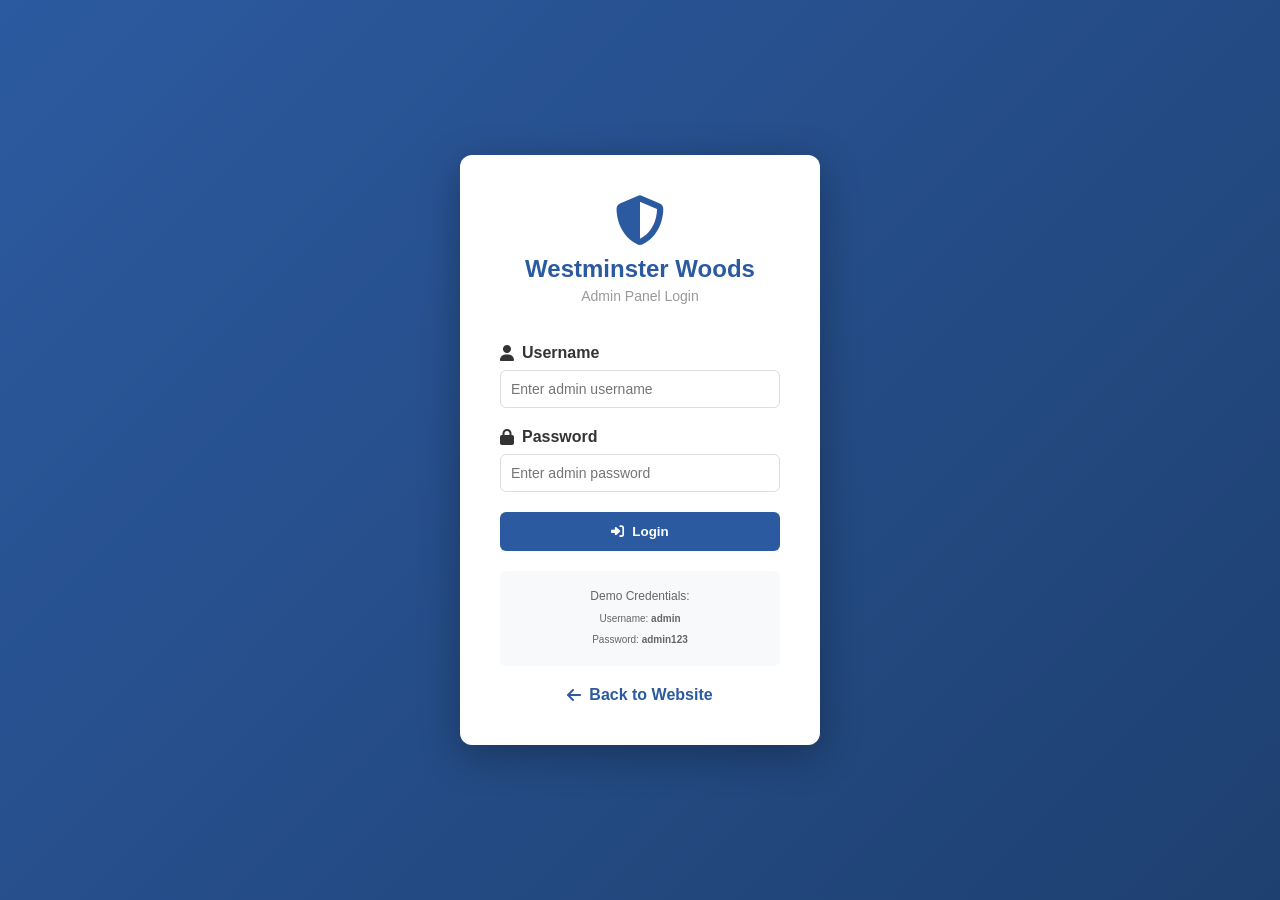
<file: admin-login.html>
<!DOCTYPE html>
<html lang="en">
<head>
    <meta charset="UTF-8">
    <meta name="viewport" content="width=device-width, initial-scale=1.0">
    <title>Admin Login - Westminster Woods</title>
    <link rel="stylesheet" href="css/admin.css">
    <link rel="stylesheet" href="https://cdnjs.cloudflare.com/ajax/libs/font-awesome/6.4.0/css/all.min.css">
</head>
<body class="login-body">
    <div class="login-container">
        <div class="login-box">
            <div class="login-header">
                <i class="fas fa-shield-alt"></i>
                <h1>Westminster Woods</h1>
                <p>Admin Panel Login</p>
            </div>

            <form id="login-form" class="login-form">
                <div class="form-group">
                    <label for="username">
                        <i class="fas fa-user"></i> Username
                    </label>
                    <input type="text" id="username" name="username" placeholder="Enter admin username" required>
                </div>

                <div class="form-group">
                    <label for="password">
                        <i class="fas fa-lock"></i> Password
                    </label>
                    <input type="password" id="password" name="password" placeholder="Enter admin password" required>
                </div>

                <button type="submit" class="btn-login">
                    <i class="fas fa-sign-in-alt"></i> Login
                </button>
            </form>

            <div class="login-footer">
                <p>Demo Credentials:</p>
                <small>Username: <strong>admin</strong></small><br>
                <small>Password: <strong>admin123</strong></small>
            </div>

            <div class="back-link">
                <a href="index.html">
                    <i class="fas fa-arrow-left"></i> Back to Website
                </a>
            </div>
        </div>
    </div>

    <script src="js/admin.js"></script>
    <script>
        document.getElementById('login-form').addEventListener('submit', function(e) {
            e.preventDefault();
            
            const username = document.getElementById('username').value;
            const password = document.getElementById('password').value;
            
            // Simple authentication (in production, use server-side authentication)
            if (username === 'admin' && password === 'admin123') {
                localStorage.setItem('adminLoggedIn', 'true');
                localStorage.setItem('adminUsername', username);
                window.location.href = 'admin-dashboard.html';
            } else {
                alert('Invalid username or password. Please try again.');
                document.getElementById('password').value = '';
            }
        });
    </script>
</body>
</html>
</file>
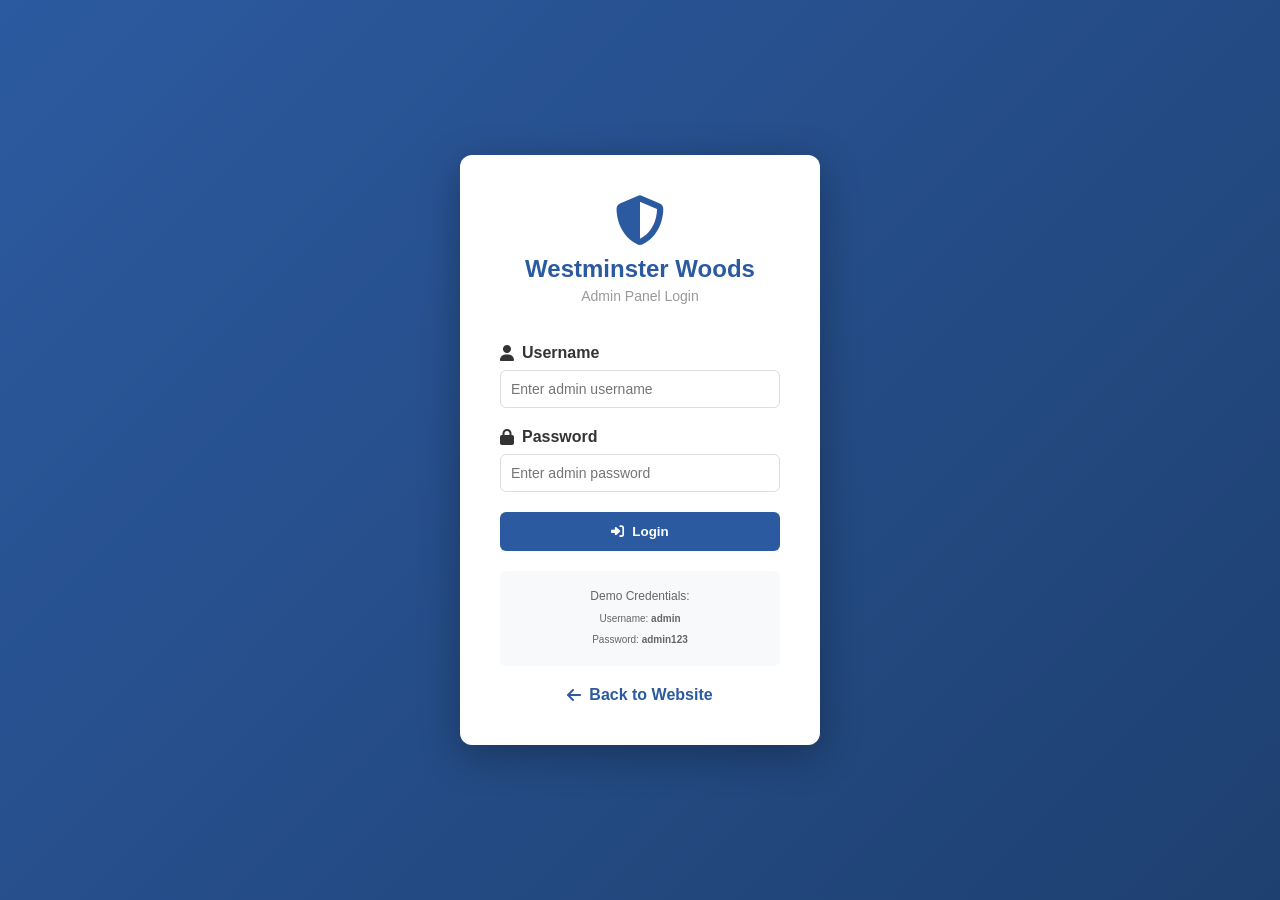
<file: admin-photos.html>
<!DOCTYPE html>
<html lang="en">
<head>
    <meta charset="UTF-8">
    <meta name="viewport" content="width=device-width, initial-scale=1.0">
    <title>Manage Photos - Westminster Woods Admin</title>
    <link rel="stylesheet" href="css/admin.css">
    <link rel="stylesheet" href="https://cdnjs.cloudflare.com/ajax/libs/font-awesome/6.4.0/css/all.min.css">
</head>
<body>
    <!-- Admin Navigation -->
    <nav class="admin-navbar">
        <div class="navbar-brand">
            <i class="fas fa-shield-alt"></i>
            <span>Westminster Woods Admin</span>
        </div>
        <div class="navbar-menu">
            <a href="admin-dashboard.html" class="nav-link">Dashboard</a>
            <a href="admin-events.html" class="nav-link">Events</a>
            <a href="admin-photos.html" class="nav-link active">Photos</a>
            <a href="admin-profile.html" class="nav-link">Profile</a>
            <button id="logout-btn" class="nav-link logout">Logout</button>
        </div>
    </nav>

    <div class="admin-container">
        <!-- Sidebar -->
        <aside class="admin-sidebar">
            <div class="sidebar-menu">
                <a href="admin-dashboard.html" class="menu-item">
                    <i class="fas fa-chart-line"></i>
                    <span>Dashboard</span>
                </a>
                <a href="admin-events.html" class="menu-item">
                    <i class="fas fa-calendar-alt"></i>
                    <span>Manage Events</span>
                </a>
                <a href="admin-photos.html" class="menu-item active">
                    <i class="fas fa-image"></i>
                    <span>Manage Photos</span>
                </a>
                <a href="admin-profile.html" class="menu-item">
                    <i class="fas fa-user-circle"></i>
                    <span>Profile Settings</span>
                </a>
            </div>
        </aside>

        <!-- Main Content -->
        <main class="admin-content">
            <div class="content-header">
                <h1>Manage Photos</h1>
                <button id="add-photo-btn" class="btn-primary">
                    <i class="fas fa-plus"></i> Upload Photo
                </button>
            </div>

            <!-- Photos Filter -->
            <div class="filter-section">
                <input type="text" id="search-photos" placeholder="Search photos...">
                <select id="filter-category-photos">
                    <option value="">All Categories</option>
                    <option value="events">Events</option>
                    <option value="community">Community</option>
                    <option value="activities">Activities</option>
                </select>
            </div>

            <!-- Photos Grid -->
            <div id="photos-container" class="photos-container">
                <!-- Photos will be loaded here -->
            </div>
        </main>
    </div>

    <!-- Add/Edit Photo Modal -->
    <div id="photo-modal" class="modal">
        <div class="modal-content">
            <div class="modal-header">
                <h2 id="photo-modal-title">Upload New Photo</h2>
                <button class="modal-close">&times;</button>
            </div>
            <form id="photo-form" class="modal-form">
                <div class="form-group">
                    <label for="photo-title">Photo Title *</label>
                    <input type="text" id="photo-title" required>
                </div>

                <div class="form-group">
                    <label for="photo-url">Photo URL *</label>
                    <input type="url" id="photo-url" placeholder="https://example.com/photo.jpg" required>
                    <small>Paste image URL from online sources or use base64 data URL</small>
                </div>

                <div class="form-group">
                    <label for="photo-category">Category *</label>
                    <select id="photo-category" required>
                        <option value="">Select Category</option>
                        <option value="events">Events</option>
                        <option value="community">Community</option>
                        <option value="activities">Activities</option>
                    </select>
                </div>

                <div class="form-group">
                    <label for="photo-description">Description</label>
                    <textarea id="photo-description" rows="3" placeholder="Photo description"></textarea>
                </div>

                <div class="form-group">
                    <label>Preview:</label>
                    <img id="photo-preview" src="" alt="Photo preview" style="max-width: 100%; max-height: 300px; display: none; border-radius: 6px;">
                </div>

                <div class="modal-footer">
                    <button type="button" class="btn-secondary" id="photo-modal-cancel">Cancel</button>
                    <button type="submit" class="btn-primary">Upload Photo</button>
                </div>
            </form>
        </div>
    </div>

    <script src="js/admin.js"></script>
    <script>
        let currentEditingPhotoId = null;
        const photoModal = document.getElementById('photo-modal');
        const photoForm = document.getElementById('photo-form');

        document.addEventListener('DOMContentLoaded', function() {
            checkAdminAccess();
            loadPhotos();
            setupPhotoListeners();
        });

        function setupPhotoListeners() {
            document.getElementById('add-photo-btn').addEventListener('click', openAddPhotoModal);
            document.querySelector('.modal-close').addEventListener('click', closePhotoModal);
            document.getElementById('photo-modal-cancel').addEventListener('click', closePhotoModal);
            document.getElementById('photo-form').addEventListener('submit', handlePhotoSubmit);
            document.getElementById('search-photos').addEventListener('input', filterPhotos);
            document.getElementById('filter-category-photos').addEventListener('change', filterPhotos);
            document.getElementById('photo-url').addEventListener('change', updatePhotoPreview);
            setupLogout();
        }

        function openAddPhotoModal() {
            currentEditingPhotoId = null;
            document.getElementById('photo-modal-title').textContent = 'Upload New Photo';
            photoForm.reset();
            document.getElementById('photo-preview').style.display = 'none';
            photoModal.style.display = 'block';
        }

        function closePhotoModal() {
            photoModal.style.display = 'none';
        }

        function updatePhotoPreview() {
            const url = document.getElementById('photo-url').value;
            const preview = document.getElementById('photo-preview');
            
            if (url) {
                preview.src = url;
                preview.style.display = 'block';
                preview.onerror = function() {
                    alert('Invalid image URL. Please check the URL and try again.');
                    preview.style.display = 'none';
                };
            } else {
                preview.style.display = 'none';
            }
        }

        function loadPhotos() {
            const photos = JSON.parse(localStorage.getItem('communityPhotos')) || [];
            displayPhotos(photos);
        }

        function displayPhotos(photos) {
            const container = document.getElementById('photos-container');
            
            if (photos.length === 0) {
                container.innerHTML = '<p class="empty-message">No photos yet. <button onclick="document.getElementById(\'add-photo-btn\').click()">Upload the first photo</button></p>';
                return;
            }

            container.innerHTML = photos.map(photo => `
                <div class="photo-card">
                    <div class="photo-image">
                        <img src="${photo.src}" alt="${photo.title}" onerror="this.src='data:image/svg+xml,%3Csvg xmlns=%22http://www.w3.org/2000/svg%22 width=%22300%22 height=%22300%22%3E%3Crect fill=%22%23ddd%22 width=%22300%22 height=%22300%22/%3E%3C/svg%3E'">
                    </div>
                    <div class="photo-info">
                        <h3>${photo.title}</h3>
                        <p><strong>Category:</strong> <span class="badge">${photo.category}</span></p>
                        <p class="description">${photo.description || 'No description'}</p>
                        <p class="upload-date">Uploaded: ${photo.uploadDate || 'N/A'}</p>
                    </div>
                    <div class="photo-actions">
                        <button onclick="editPhoto('${photo.id}')" class="btn-small btn-primary">
                            <i class="fas fa-edit"></i> Edit
                        </button>
                        <button onclick="deletePhoto('${photo.id}')" class="btn-small btn-danger">
                            <i class="fas fa-trash"></i> Delete
                        </button>
                    </div>
                </div>
            `).join('');
        }

        function handlePhotoSubmit(e) {
            e.preventDefault();

            const photos = JSON.parse(localStorage.getItem('communityPhotos')) || [];
            
            const photoData = {
                id: currentEditingPhotoId || Date.now().toString(),
                title: document.getElementById('photo-title').value,
                src: document.getElementById('photo-url').value,
                category: document.getElementById('photo-category').value,
                description: document.getElementById('photo-description').value,
                uploadDate: new Date().toLocaleDateString()
            };

            if (currentEditingPhotoId) {
                const index = photos.findIndex(p => p.id === currentEditingPhotoId);
                photos[index] = photoData;
                alert('Photo updated successfully!');
            } else {
                photos.push(photoData);
                alert('Photo uploaded successfully!');
            }

            localStorage.setItem('communityPhotos', JSON.stringify(photos));
            closePhotoModal();
            loadPhotos();
            updateHomePagePhotos();
        }

        function editPhoto(photoId) {
            const photos = JSON.parse(localStorage.getItem('communityPhotos')) || [];
            const photo = photos.find(p => p.id === photoId);

            if (photo) {
                currentEditingPhotoId = photoId;
                document.getElementById('photo-modal-title').textContent = 'Edit Photo';
                document.getElementById('photo-title').value = photo.title;
                document.getElementById('photo-url').value = photo.src;
                document.getElementById('photo-category').value = photo.category;
                document.getElementById('photo-description').value = photo.description;
                document.getElementById('photo-preview').src = photo.src;
                document.getElementById('photo-preview').style.display = 'block';
                photoModal.style.display = 'block';
            }
        }

        function deletePhoto(photoId) {
            if (confirm('Are you sure you want to delete this photo?')) {
                let photos = JSON.parse(localStorage.getItem('communityPhotos')) || [];
                photos = photos.filter(p => p.id !== photoId);
                localStorage.setItem('communityPhotos', JSON.stringify(photos));
                alert('Photo deleted successfully!');
                loadPhotos();
                updateHomePagePhotos();
            }
        }

        function filterPhotos() {
            const searchTerm = document.getElementById('search-photos').value.toLowerCase();
            const category = document.getElementById('filter-category-photos').value;
            
            let photos = JSON.parse(localStorage.getItem('communityPhotos')) || [];
            
            photos = photos.filter(photo => {
                const matchesSearch = photo.title.toLowerCase().includes(searchTerm) || 
                                     photo.description.toLowerCase().includes(searchTerm);
                const matchesCategory = !category || photo.category === category;
                return matchesSearch && matchesCategory;
            });

            displayPhotos(photos);
        }

        function updateHomePagePhotos() {
            window.dispatchEvent(new Event('photosUpdated'));
        }

        window.addEventListener('click', function(e) {
            if (e.target === photoModal) {
                closePhotoModal();
            }
        });
    </script>
</body>
</html>
</file>
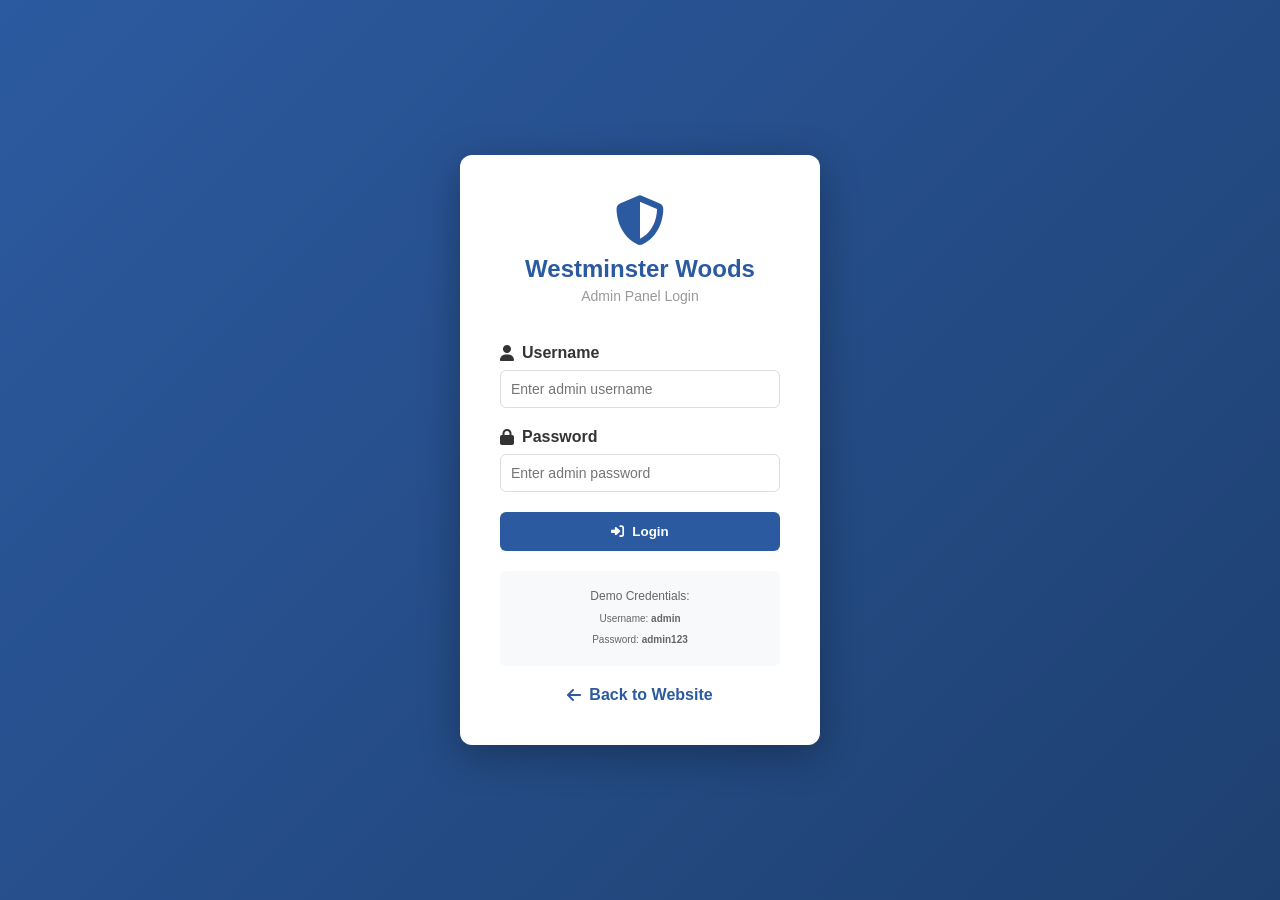
<file: admin-profile.html>
<!DOCTYPE html>
<html lang="en">
<head>
    <meta charset="UTF-8">
    <meta name="viewport" content="width=device-width, initial-scale=1.0">
    <title>Admin Profile - Westminster Woods</title>
    <link rel="stylesheet" href="css/admin.css">
    <link rel="stylesheet" href="https://cdnjs.cloudflare.com/ajax/libs/font-awesome/6.4.0/css/all.min.css">
</head>
<body>
    <!-- Admin Navigation -->
    <nav class="admin-navbar">
        <div class="navbar-brand">
            <i class="fas fa-shield-alt"></i>
            <span>Westminster Woods Admin</span>
        </div>
        <div class="navbar-menu">
            <a href="admin-dashboard.html" class="nav-link">Dashboard</a>
            <a href="admin-events.html" class="nav-link">Events</a>
            <a href="admin-photos.html" class="nav-link">Photos</a>
            <a href="admin-profile.html" class="nav-link active">Profile</a>
            <button id="logout-btn" class="nav-link logout">Logout</button>
        </div>
    </nav>

    <div class="admin-container">
        <!-- Sidebar -->
        <aside class="admin-sidebar">
            <div class="sidebar-menu">
                <a href="admin-dashboard.html" class="menu-item">
                    <i class="fas fa-chart-line"></i>
                    <span>Dashboard</span>
                </a>
                <a href="admin-events.html" class="menu-item">
                    <i class="fas fa-calendar-alt"></i>
                    <span>Manage Events</span>
                </a>
                <a href="admin-photos.html" class="menu-item">
                    <i class="fas fa-image"></i>
                    <span>Manage Photos</span>
                </a>
                <a href="admin-profile.html" class="menu-item active">
                    <i class="fas fa-user-circle"></i>
                    <span>Profile Settings</span>
                </a>
            </div>
        </aside>

        <!-- Main Content -->
        <main class="admin-content">
            <div class="content-header">
                <h1>Profile Settings</h1>
            </div>

            <div class="profile-container">
                <!-- Profile Info -->
                <div class="profile-card">
                    <h2>Admin Profile</h2>
                    <div class="profile-info">
                        <div class="profile-avatar">
                            <i class="fas fa-user-circle"></i>
                        </div>
                        <div class="profile-details">
                            <p><strong>Username:</strong> <span id="profile-username">Admin</span></p>
                            <p><strong>Role:</strong> <span id="profile-role">Administrator</span></p>
                            <p><strong>Status:</strong> <span class="status-badge">Active</span></p>
                            <p><strong>Joined:</strong> <span id="profile-joined">2024</span></p>
                        </div>
                    </div>
                </div>

                <!-- Change Password -->
                <div class="profile-card">
                    <h2>Change Password</h2>
                    <form id="password-form" class="profile-form">
                        <div class="form-group">
                            <label for="current-password">Current Password *</label>
                            <input type="password" id="current-password" required>
                        </div>

                        <div class="form-group">
                            <label for="new-password">New Password *</label>
                            <input type="password" id="new-password" required>
                        </div>

                        <div class="form-group">
                            <label for="confirm-password">Confirm Password *</label>
                            <input type="password" id="confirm-password" required>
                        </div>

                        <button type="submit" class="btn-primary">Update Password</button>
                    </form>
                </div>

                <!-- Preferences -->
                <div class="profile-card">
                    <h2>Preferences</h2>
                    <form id="preferences-form" class="profile-form">
                        <div class="form-group">
                            <label for="email-notifications">
                                <input type="checkbox" id="email-notifications" checked>
                                Receive email notifications for new registrations
                            </label>
                        </div>

                        <div class="form-group">
                            <label for="event-reminders">
                                <input type="checkbox" id="event-reminders" checked>
                                Receive event reminders
                            </label>
                        </div>

                        <div class="form-group">
                            <label for="maintenance-alerts">
                                <input type="checkbox" id="maintenance-alerts" checked>
                                Receive system maintenance alerts
                            </label>
                        </div>

                        <button type="submit" class="btn-primary">Save Preferences</button>
                    </form>
                </div>

                <!-- Admin Activity -->
                <div class="profile-card">
                    <h2>Admin Activity Log</h2>
                    <div id="activity-log" class="activity-log">
                        <p class="empty-message">No activity logged yet</p>
                    </div>
                </div>

                <!-- Danger Zone -->
                <div class="profile-card danger-zone">
                    <h2>Danger Zone</h2>
                    <p>Be careful! These actions cannot be undone.</p>
                    <button id="clear-data-btn" class="btn-danger">Clear All Data</button>
                </div>
            </div>
        </main>
    </div>

    <script src="js/admin.js"></script>
    <script>
        document.addEventListener('DOMContentLoaded', function() {
            checkAdminAccess();
            loadProfileInfo();
            setupProfileListeners();
        });

        function loadProfileInfo() {
            const adminUsername = localStorage.getItem('adminUsername');
            document.getElementById('profile-username').textContent = adminUsername || 'Admin';
        }

        function setupProfileListeners() {
            document.getElementById('password-form').addEventListener('submit', handlePasswordChange);
            document.getElementById('preferences-form').addEventListener('submit', handlePreferencesSave);
            document.getElementById('clear-data-btn').addEventListener('click', handleClearData);
            setupLogout();
        }

        function handlePasswordChange(e) {
            e.preventDefault();

            const currentPassword = document.getElementById('current-password').value;
            const newPassword = document.getElementById('new-password').value;
            const confirmPassword = document.getElementById('confirm-password').value;

            if (newPassword !== confirmPassword) {
                alert('New passwords do not match!');
                return;
            }

            if (currentPassword === 'admin123') {
                localStorage.setItem('adminPassword', newPassword);
                alert('Password changed successfully!');
                document.getElementById('password-form').reset();
            } else {
                alert('Current password is incorrect!');
            }
        }

        function handlePreferencesSave(e) {
            e.preventDefault();
            const preferences = {
                emailNotifications: document.getElementById('email-notifications').checked,
                eventReminders: document.getElementById('event-reminders').checked,
                maintenanceAlerts: document.getElementById('maintenance-alerts').checked
            };

            localStorage.setItem('adminPreferences', JSON.stringify(preferences));
            alert('Preferences saved successfully!');
        }

        function handleClearData() {
            if (confirm('Are you absolutely sure? This will delete all events, photos, and data. This cannot be undone!')) {
                if (confirm('Last confirmation: This will delete EVERYTHING. Are you sure?')) {
                    localStorage.removeItem('communityEvents');
                    localStorage.removeItem('communityPhotos');
                    alert('All data has been cleared!');
                    window.location.href = 'admin-dashboard.html';
                }
            }
        }
    </script>
</body>
</html>
</file>
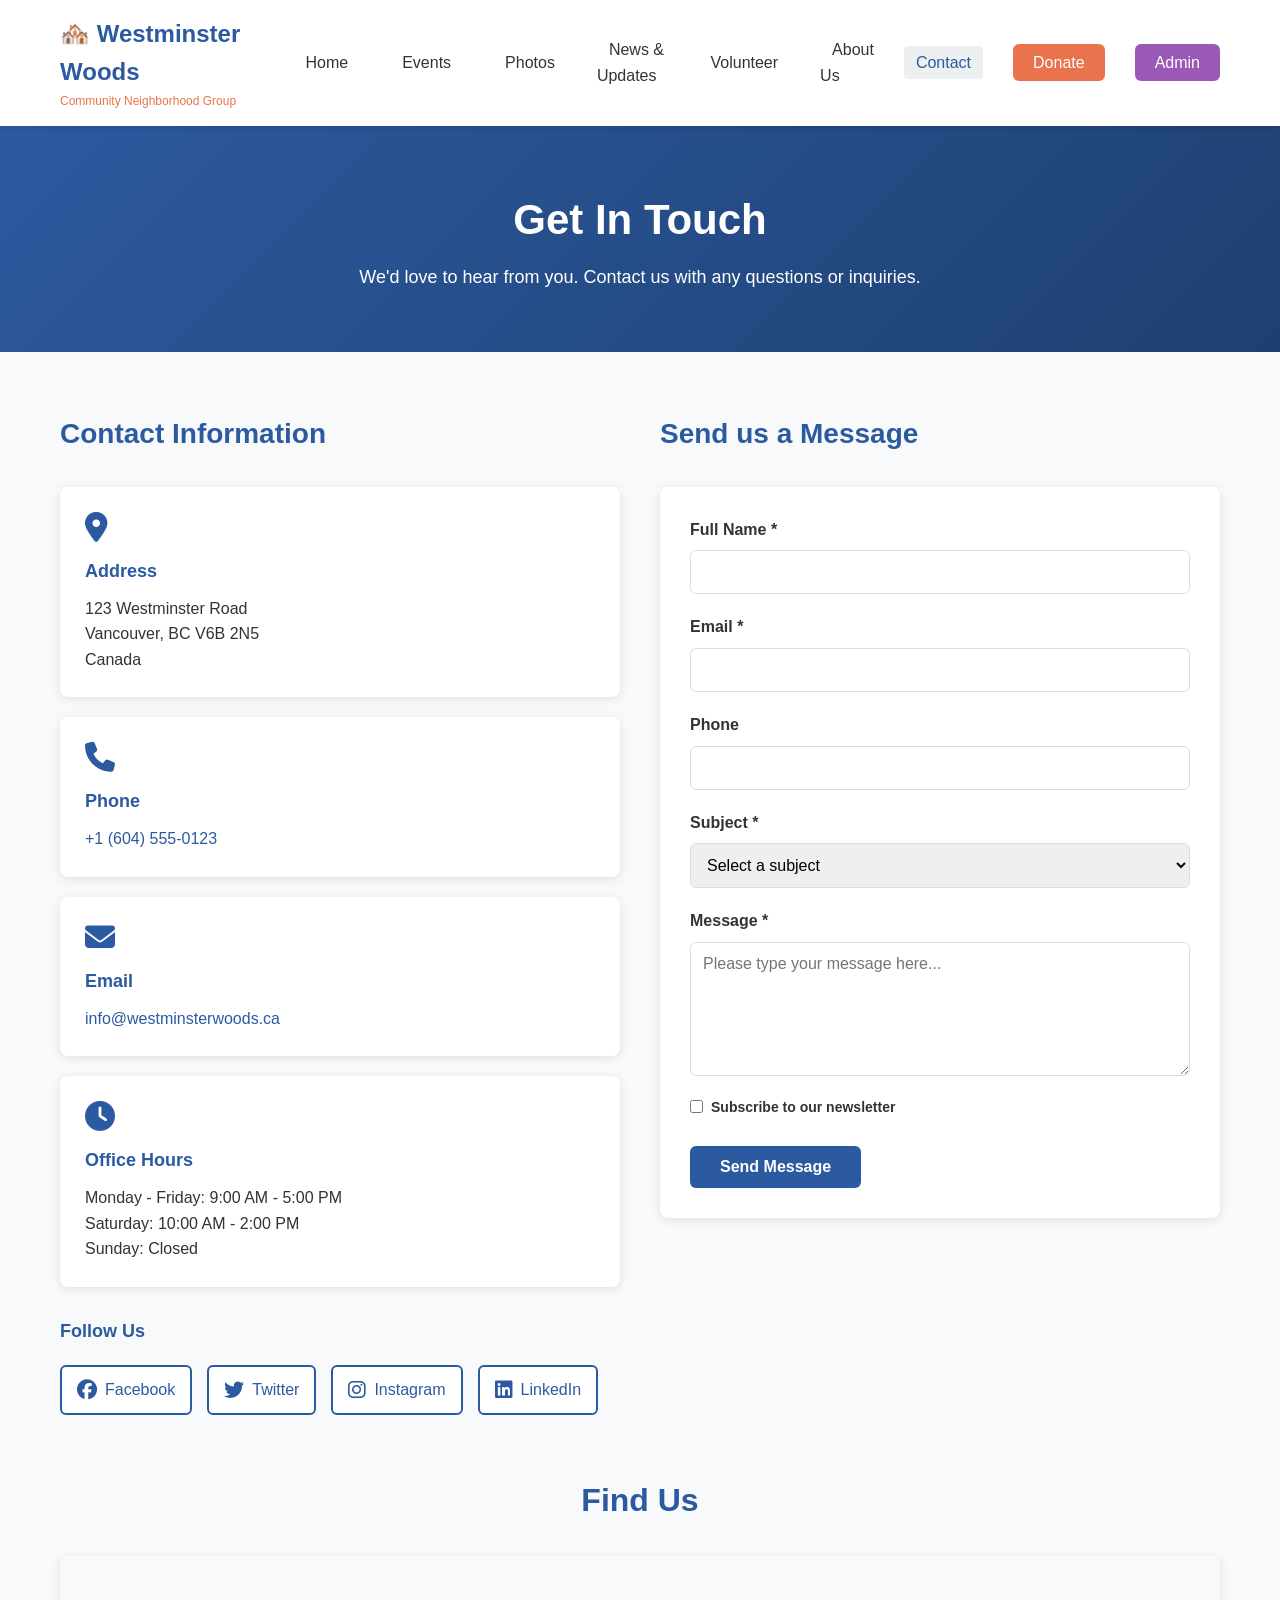
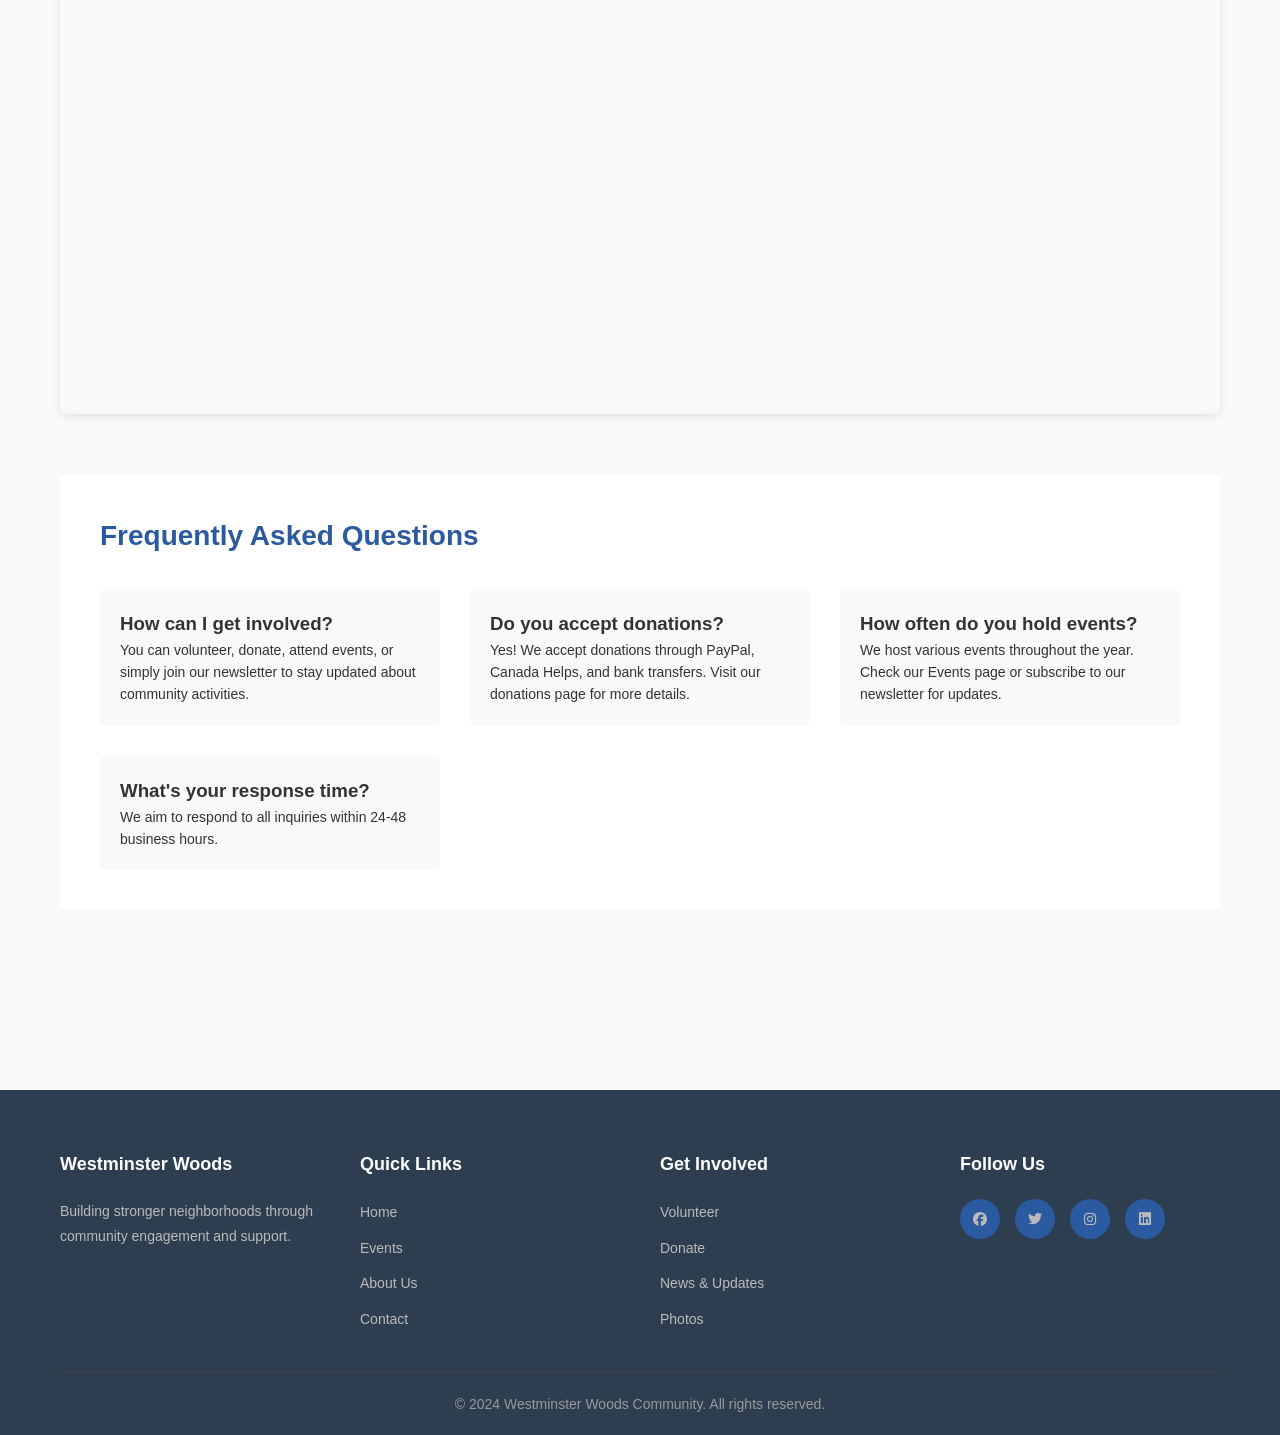
<file: contact.html>
<!DOCTYPE html>
<html lang="en">
<head>
    <meta charset="UTF-8">
    <meta name="viewport" content="width=device-width, initial-scale=1.0">
    <title>Contact Us - Westminster Woods Community</title>
    <link rel="stylesheet" href="css/style.css">
    <link rel="stylesheet" href="https://cdnjs.cloudflare.com/ajax/libs/font-awesome/6.4.0/css/all.min.css">
</head>
<body>
    <!-- Navigation -->
    <nav class="navbar">
        <div class="container">
            <div class="logo">
                <h1>🏘️ Westminster Woods</h1>
                <p>Community Neighborhood Group</p>
            </div>
            <ul class="nav-menu">
                <li><a href="index.html">Home</a></li>
                <li><a href="events.html">Events</a></li>
                <li><a href="photos.html">Photos</a></li>
                <li><a href="news.html">News & Updates</a></li>
                <li><a href="volunteer.html">Volunteer</a></li>
                <li><a href="about.html">About Us</a></li>
                <li><a href="contact.html" class="active">Contact</a></li>
                <li><a href="donations.html" class="btn-donate">Donate</a></li>
                <li><a href="admin-login.html" class="btn-admin">Admin</a></li>
            </ul>
        </div>
    </nav>

    <!-- Page Header -->
    <section class="page-header">
        <div class="container">
            <h1>Get In Touch</h1>
            <p>We'd love to hear from you. Contact us with any questions or inquiries.</p>
        </div>
    </section>

    <!-- Contact Section -->
    <section class="contact-section">
        <div class="container">
            <div class="contact-grid">
                <!-- Contact Information -->
                <div class="contact-info">
                    <h2>Contact Information</h2>
                    
                    <div class="info-card">
                        <i class="fas fa-map-marker-alt"></i>
                        <h3>Address</h3>
                        <p>123 Westminster Road<br>Vancouver, BC V6B 2N5<br>Canada</p>
                    </div>

                    <div class="info-card">
                        <i class="fas fa-phone"></i>
                        <h3>Phone</h3>
                        <p><a href="tel:+1-604-555-0123">+1 (604) 555-0123</a></p>
                    </div>

                    <div class="info-card">
                        <i class="fas fa-envelope"></i>
                        <h3>Email</h3>
                        <p><a href="mailto:info@westminsterwoods.ca">info@westminsterwoods.ca</a></p>
                    </div>

                    <div class="info-card">
                        <i class="fas fa-clock"></i>
                        <h3>Office Hours</h3>
                        <p>Monday - Friday: 9:00 AM - 5:00 PM<br>Saturday: 10:00 AM - 2:00 PM<br>Sunday: Closed</p>
                    </div>

                    <!-- Social Media -->
                    <div class="social-section">
                        <h3>Follow Us</h3>
                        <div class="social-links-large">
                            <a href="#" class="social-link">
                                <i class="fab fa-facebook"></i>
                                <span>Facebook</span>
                            </a>
                            <a href="#" class="social-link">
                                <i class="fab fa-twitter"></i>
                                <span>Twitter</span>
                            </a>
                            <a href="#" class="social-link">
                                <i class="fab fa-instagram"></i>
                                <span>Instagram</span>
                            </a>
                            <a href="#" class="social-link">
                                <i class="fab fa-linkedin"></i>
                                <span>LinkedIn</span>
                            </a>
                        </div>
                    </div>
                </div>

                <!-- Contact Form -->
                <div class="contact-form-container">
                    <h2>Send us a Message</h2>
                    <form id="contact-form" class="contact-form">
                        <div class="form-group">
                            <label for="name">Full Name *</label>
                            <input type="text" id="name" name="name" required>
                        </div>

                        <div class="form-group">
                            <label for="email">Email *</label>
                            <input type="email" id="email" name="email" required>
                        </div>

                        <div class="form-group">
                            <label for="phone">Phone</label>
                            <input type="tel" id="phone" name="phone">
                        </div>

                        <div class="form-group">
                            <label for="subject">Subject *</label>
                            <select id="subject" name="subject" required>
                                <option value="">Select a subject</option>
                                <option value="inquiry">General Inquiry</option>
                                <option value="event">Event Information</option>
                                <option value="volunteer">Volunteer Question</option>
                                <option value="donation">Donation Question</option>
                                <option value="support">Request Support</option>
                                <option value="other">Other</option>
                            </select>
                        </div>

                        <div class="form-group">
                            <label for="message">Message *</label>
                            <textarea id="message" name="message" rows="6" required placeholder="Please type your message here..."></textarea>
                        </div>

                        <div class="form-group">
                            <label class="checkbox">
                                <input type="checkbox" name="subscribe">
                                Subscribe to our newsletter
                            </label>
                        </div>

                        <button type="submit" class="btn btn-primary">Send Message</button>
                    </form>
                </div>
            </div>

            <!-- Map Section -->
            <div class="map-section">
                <h2>Find Us</h2>
                <div class="map-container">
                    <iframe src="https://www.google.com/maps/embed?pb=!1m18!1m12!1m3!1d2606.3920555555555!2d-123.1232!3d49.2827!2m3!1f0!2f0!3f0!3m2!1i1024!2i768!4f13.1!3m3!1m2!1s0x0%3A0x0!2sWestminster%20Woods!5e0!3m2!1sen!2sca!4v1234567890" width="100%" height="450" style="border:0;" allowfullscreen="" loading="lazy" referrerpolicy="no-referrer-when-downgrade"></iframe>
                </div>
            </div>

            <!-- FAQ Section -->
            <div class="faq-contact">
                <h2>Frequently Asked Questions</h2>
                <div class="faq-grid">
                    <div class="faq-item">
                        <h3>How can I get involved?</h3>
                        <p>You can volunteer, donate, attend events, or simply join our newsletter to stay updated about community activities.</p>
                    </div>
                    <div class="faq-item">
                        <h3>Do you accept donations?</h3>
                        <p>Yes! We accept donations through PayPal, Canada Helps, and bank transfers. Visit our donations page for more details.</p>
                    </div>
                    <div class="faq-item">
                        <h3>How often do you hold events?</h3>
                        <p>We host various events throughout the year. Check our Events page or subscribe to our newsletter for updates.</p>
                    </div>
                    <div class="faq-item">
                        <h3>What's your response time?</h3>
                        <p>We aim to respond to all inquiries within 24-48 business hours.</p>
                    </div>
                </div>
            </div>
        </div>
    </section>

    <!-- Footer -->
    <footer class="footer">
        <div class="container">
            <div class="footer-grid">
                <div class="footer-section">
                    <h4>Westminster Woods</h4>
                    <p>Building stronger neighborhoods through community engagement and support.</p>
                </div>
                <div class="footer-section">
                    <h4>Quick Links</h4>
                    <ul>
                        <li><a href="index.html">Home</a></li>
                        <li><a href="events.html">Events</a></li>
                        <li><a href="about.html">About Us</a></li>
                        <li><a href="contact.html">Contact</a></li>
                    </ul>
                </div>
                <div class="footer-section">
                    <h4>Get Involved</h4>
                    <ul>
                        <li><a href="volunteer.html">Volunteer</a></li>
                        <li><a href="donations.html">Donate</a></li>
                        <li><a href="news.html">News & Updates</a></li>
                        <li><a href="photos.html">Photos</a></li>
                    </ul>
                </div>
                <div class="footer-section">
                    <h4>Follow Us</h4>
                    <div class="social-links">
                        <a href="#"><i class="fab fa-facebook"></i></a>
                        <a href="#"><i class="fab fa-twitter"></i></a>
                        <a href="#"><i class="fab fa-instagram"></i></a>
                        <a href="#"><i class="fab fa-linkedin"></i></a>
                    </div>
                </div>
            </div>
            <div class="footer-bottom">
                <p>&copy; 2024 Westminster Woods Community. All rights reserved.</p>
            </div>
        </div>
    </footer>

    <script src="js/script.js"></script>
</body>
</html>
</file>
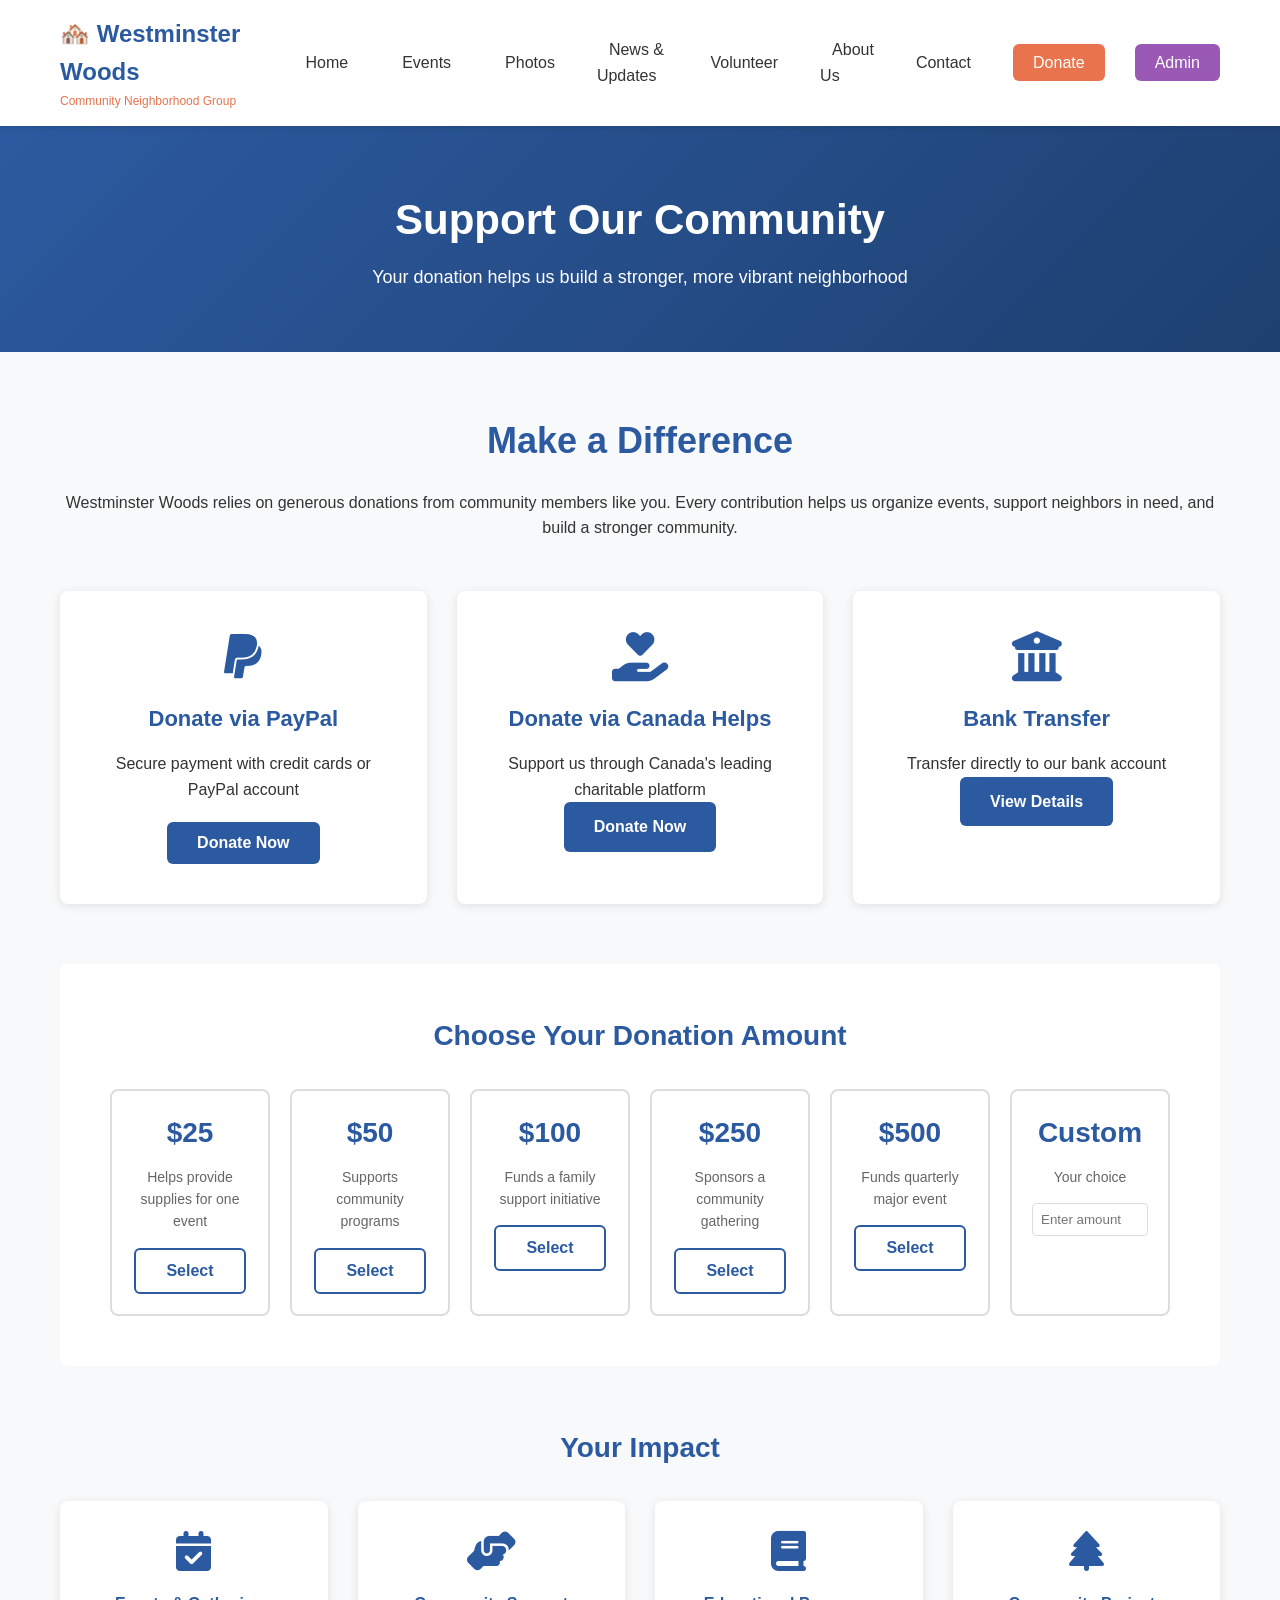
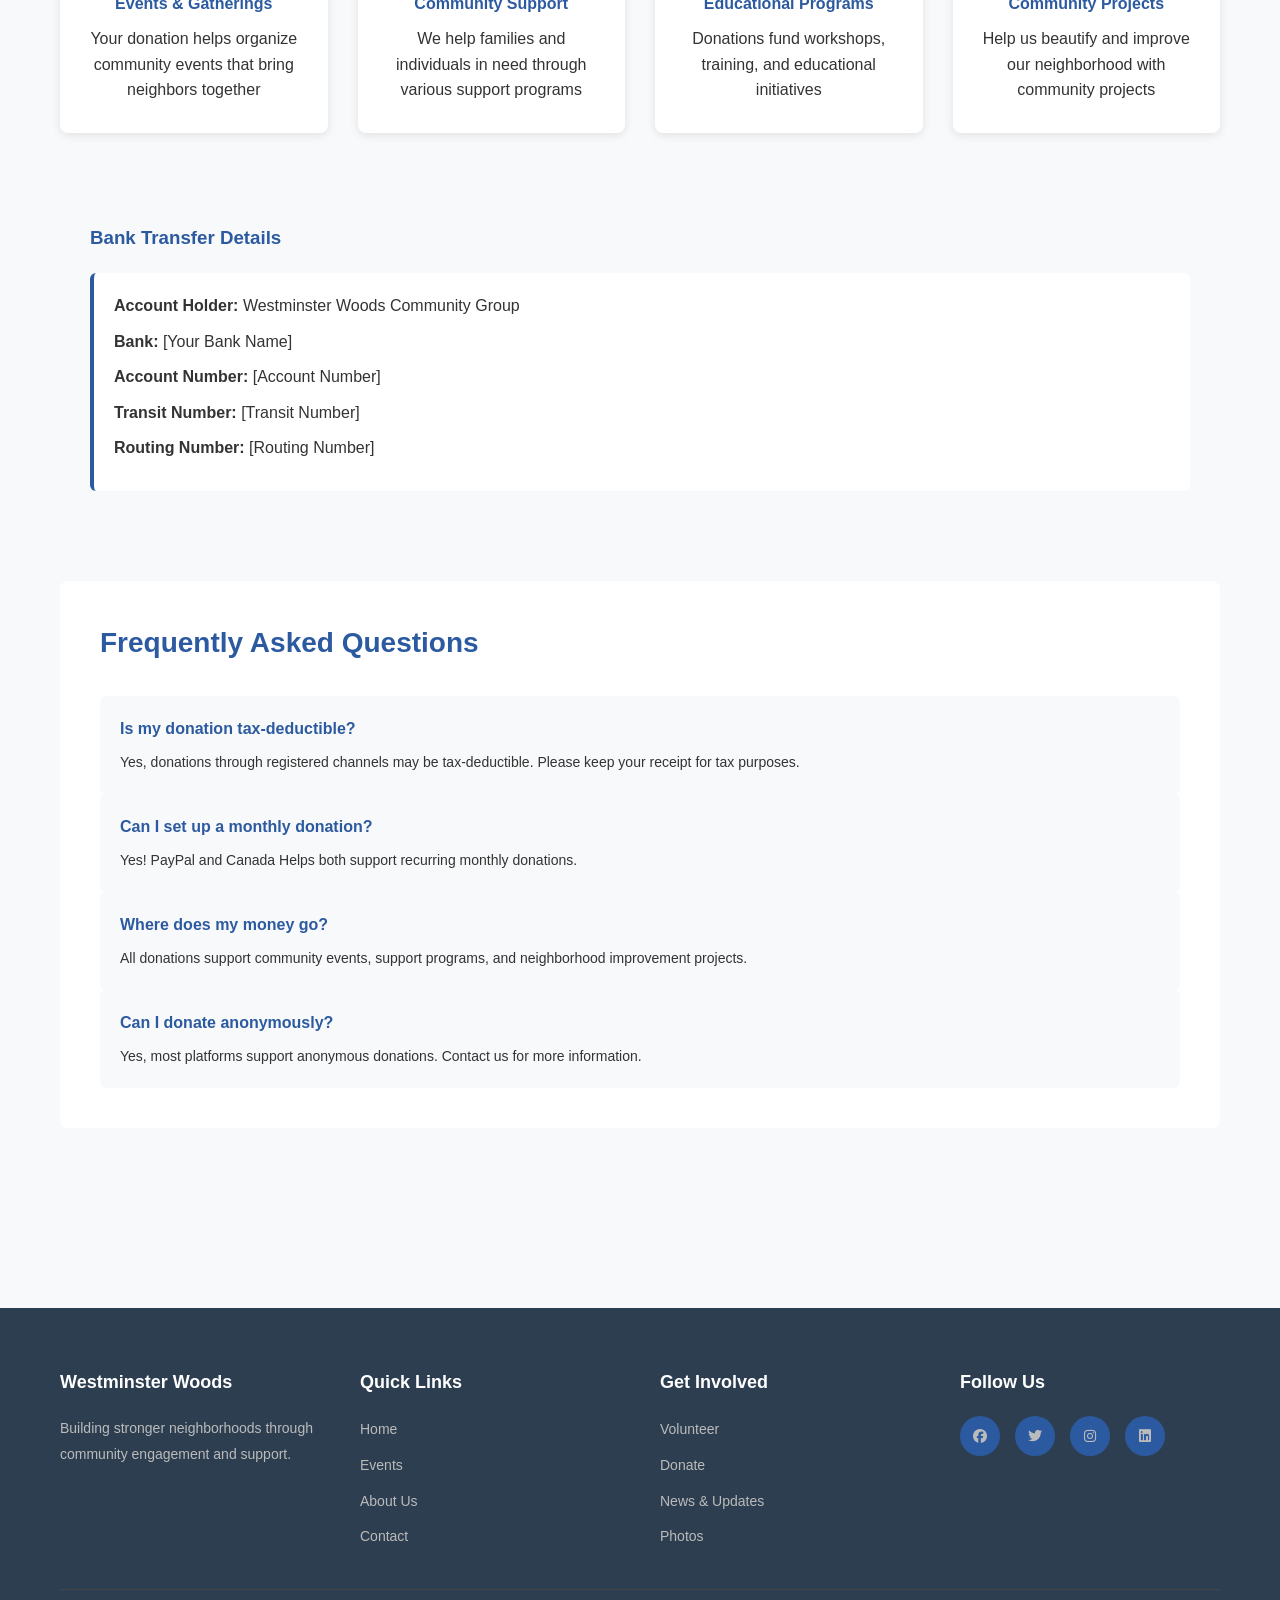
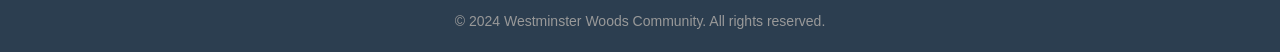
<file: donations.html>
<!DOCTYPE html>
<html lang="en">
<head>
    <meta charset="UTF-8">
    <meta name="viewport" content="width=device-width, initial-scale=1.0">
    <title>Donate - Westminster Woods Community</title>
    <link rel="stylesheet" href="css/style.css">
    <link rel="stylesheet" href="https://cdnjs.cloudflare.com/ajax/libs/font-awesome/6.4.0/css/all.min.css">
</head>
<body>
    <!-- Navigation -->
    <nav class="navbar">
        <div class="container">
            <div class="logo">
                <h1>🏘️ Westminster Woods</h1>
                <p>Community Neighborhood Group</p>
            </div>
            <ul class="nav-menu">
                <li><a href="index.html">Home</a></li>
                <li><a href="events.html">Events</a></li>
                <li><a href="photos.html">Photos</a></li>
                <li><a href="news.html">News & Updates</a></li>
                <li><a href="volunteer.html">Volunteer</a></li>
                <li><a href="about.html">About Us</a></li>
                <li><a href="contact.html">Contact</a></li>
                <li><a href="donations.html" class="active btn-donate">Donate</a></li>
                <li><a href="admin-login.html" class="btn-admin">Admin</a></li>
            </ul>
        </div>
    </nav>

    <!-- Page Header -->
    <section class="page-header">
        <div class="container">
            <h1>Support Our Community</h1>
            <p>Your donation helps us build a stronger, more vibrant neighborhood</p>
        </div>
    </section>

    <!-- Donation Section -->
    <section class="donation-section">
        <div class="container">
            <div class="donation-intro">
                <h2>Make a Difference</h2>
                <p>Westminster Woods relies on generous donations from community members like you. Every contribution helps us organize events, support neighbors in need, and build a stronger community.</p>
            </div>

            <div class="donation-grid">
                <!-- PayPal Donation -->
                <div class="donation-card">
                    <i class="fab fa-paypal"></i>
                    <h3>Donate via PayPal</h3>
                    <p>Secure payment with credit cards or PayPal account</p>
                    <form action="https://www.paypal.com/cgi-bin/webscr" method="post" target="_blank">
                        <input type="hidden" name="cmd" value="_s-xclick">
                        <input type="hidden" name="hosted_button_id" value="YOUR_PAYPAL_BUTTON_ID">
                        <button type="submit" class="btn btn-primary">Donate Now</button>
                    </form>
                </div>

                <!-- Canada Helps Donation -->
                <div class="donation-card">
                    <i class="fas fa-hand-holding-heart"></i>
                    <h3>Donate via Canada Helps</h3>
                    <p>Support us through Canada's leading charitable platform</p>
                    <a href="https://www.canadahelps.org/" target="_blank" class="btn btn-primary">Donate Now</a>
                </div>

                <!-- Direct Bank Transfer -->
                <div class="donation-card">
                    <i class="fas fa-university"></i>
                    <h3>Bank Transfer</h3>
                    <p>Transfer directly to our bank account</p>
                    <a href="#bank-details" class="btn btn-primary">View Details</a>
                </div>
            </div>

            <!-- Donation Amounts -->
            <div class="donation-amounts">
                <h3>Choose Your Donation Amount</h3>
                <div class="amount-grid">
                    <div class="amount-card">
                        <p class="amount">$25</p>
                        <p class="description">Helps provide supplies for one event</p>
                        <button class="btn btn-outline">Select</button>
                    </div>
                    <div class="amount-card">
                        <p class="amount">$50</p>
                        <p class="description">Supports community programs</p>
                        <button class="btn btn-outline">Select</button>
                    </div>
                    <div class="amount-card">
                        <p class="amount">$100</p>
                        <p class="description">Funds a family support initiative</p>
                        <button class="btn btn-outline">Select</button>
                    </div>
                    <div class="amount-card">
                        <p class="amount">$250</p>
                        <p class="description">Sponsors a community gathering</p>
                        <button class="btn btn-outline">Select</button>
                    </div>
                    <div class="amount-card">
                        <p class="amount">$500</p>
                        <p class="description">Funds quarterly major event</p>
                        <button class="btn btn-outline">Select</button>
                    </div>
                    <div class="amount-card">
                        <p class="amount">Custom</p>
                        <p class="description">Your choice</p>
                        <input type="number" placeholder="Enter amount" class="custom-amount">
                    </div>
                </div>
            </div>

            <!-- Impact Section -->
            <div class="impact-section">
                <h3>Your Impact</h3>
                <div class="impact-grid">
                    <div class="impact-card">
                        <i class="fas fa-calendar-check"></i>
                        <h4>Events & Gatherings</h4>
                        <p>Your donation helps organize community events that bring neighbors together</p>
                    </div>
                    <div class="impact-card">
                        <i class="fas fa-hands-helping"></i>
                        <h4>Community Support</h4>
                        <p>We help families and individuals in need through various support programs</p>
                    </div>
                    <div class="impact-card">
                        <i class="fas fa-book"></i>
                        <h4>Educational Programs</h4>
                        <p>Donations fund workshops, training, and educational initiatives</p>
                    </div>
                    <div class="impact-card">
                        <i class="fas fa-tree"></i>
                        <h4>Community Projects</h4>
                        <p>Help us beautify and improve our neighborhood with community projects</p>
                    </div>
                </div>
            </div>

            <!-- Bank Details -->
            <div id="bank-details" class="bank-details">
                <h3>Bank Transfer Details</h3>
                <div class="details-box">
                    <p><strong>Account Holder:</strong> Westminster Woods Community Group</p>
                    <p><strong>Bank:</strong> [Your Bank Name]</p>
                    <p><strong>Account Number:</strong> [Account Number]</p>
                    <p><strong>Transit Number:</strong> [Transit Number]</p>
                    <p><strong>Routing Number:</strong> [Routing Number]</p>
                </div>
            </div>

            <!-- FAQ Section -->
            <div class="faq-section">
                <h3>Frequently Asked Questions</h3>
                <div class="faq-item">
                    <h4>Is my donation tax-deductible?</h4>
                    <p>Yes, donations through registered channels may be tax-deductible. Please keep your receipt for tax purposes.</p>
                </div>
                <div class="faq-item">
                    <h4>Can I set up a monthly donation?</h4>
                    <p>Yes! PayPal and Canada Helps both support recurring monthly donations.</p>
                </div>
                <div class="faq-item">
                    <h4>Where does my money go?</h4>
                    <p>All donations support community events, support programs, and neighborhood improvement projects.</p>
                </div>
                <div class="faq-item">
                    <h4>Can I donate anonymously?</h4>
                    <p>Yes, most platforms support anonymous donations. Contact us for more information.</p>
                </div>
            </div>
        </div>
    </section>

    <!-- Footer -->
    <footer class="footer">
        <div class="container">
            <div class="footer-grid">
                <div class="footer-section">
                    <h4>Westminster Woods</h4>
                    <p>Building stronger neighborhoods through community engagement and support.</p>
                </div>
                <div class="footer-section">
                    <h4>Quick Links</h4>
                    <ul>
                        <li><a href="index.html">Home</a></li>
                        <li><a href="events.html">Events</a></li>
                        <li><a href="about.html">About Us</a></li>
                        <li><a href="contact.html">Contact</a></li>
                    </ul>
                </div>
                <div class="footer-section">
                    <h4>Get Involved</h4>
                    <ul>
                        <li><a href="volunteer.html">Volunteer</a></li>
                        <li><a href="donations.html">Donate</a></li>
                        <li><a href="news.html">News & Updates</a></li>
                        <li><a href="photos.html">Photos</a></li>
                    </ul>
                </div>
                <div class="footer-section">
                    <h4>Follow Us</h4>
                    <div class="social-links">
                        <a href="#"><i class="fab fa-facebook"></i></a>
                        <a href="#"><i class="fab fa-twitter"></i></a>
                        <a href="#"><i class="fab fa-instagram"></i></a>
                        <a href="#"><i class="fab fa-linkedin"></i></a>
                    </div>
                </div>
            </div>
            <div class="footer-bottom">
                <p>&copy; 2024 Westminster Woods Community. All rights reserved.</p>
            </div>
        </div>
    </footer>

    <script src="js/script.js"></script>
</body>
</html>
</file>
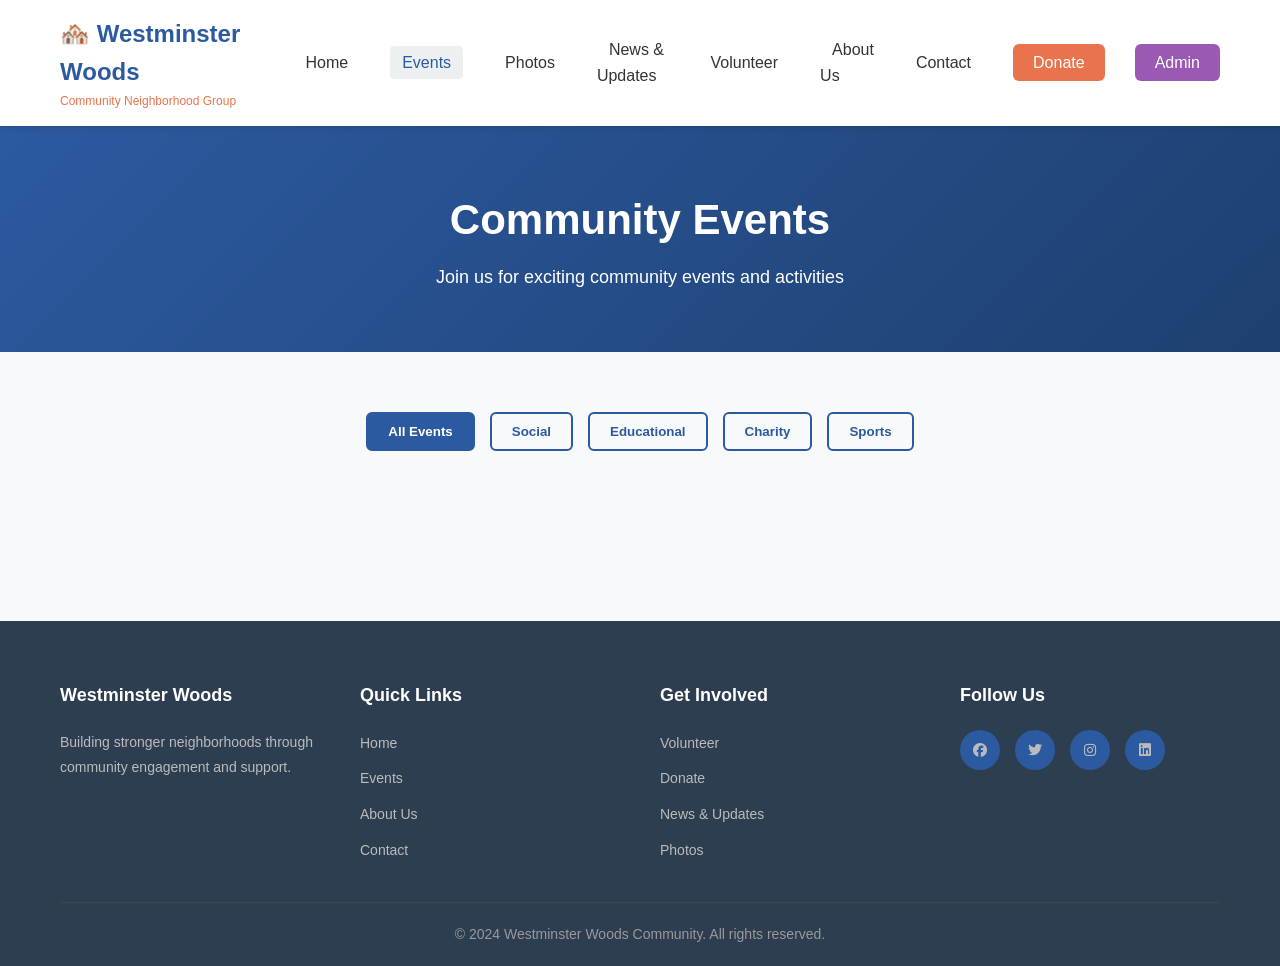
<file: events.html>
<!DOCTYPE html>
<html lang="en">
<head>
    <meta charset="UTF-8">
    <meta name="viewport" content="width=device-width, initial-scale=1.0">
    <title>Events - Westminster Woods Community</title>
    <link rel="stylesheet" href="css/style.css">
    <link rel="stylesheet" href="https://cdnjs.cloudflare.com/ajax/libs/font-awesome/6.4.0/css/all.min.css">
</head>
<body>
    <!-- Navigation -->
    <nav class="navbar">
        <div class="container">
            <div class="logo">
                <h1>🏘️ Westminster Woods</h1>
                <p>Community Neighborhood Group</p>
            </div>
            <ul class="nav-menu">
                <li><a href="index.html">Home</a></li>
                <li><a href="events.html" class="active">Events</a></li>
                <li><a href="photos.html">Photos</a></li>
                <li><a href="news.html">News & Updates</a></li>
                <li><a href="volunteer.html">Volunteer</a></li>
                <li><a href="about.html">About Us</a></li>
                <li><a href="contact.html">Contact</a></li>
                <li><a href="donations.html" class="btn-donate">Donate</a></li>
                <li><a href="admin-login.html" class="btn-admin">Admin</a></li>
            </ul>
        </div>
    </nav>

    <!-- Page Header -->
    <section class="page-header">
        <div class="container">
            <h1>Community Events</h1>
            <p>Join us for exciting community events and activities</p>
        </div>
    </section>

    <!-- Events Filter -->
    <section class="events-section">
        <div class="container">
            <div class="filter-buttons">
                <button class="filter-btn active" data-filter="all">All Events</button>
                <button class="filter-btn" data-filter="social">Social</button>
                <button class="filter-btn" data-filter="educational">Educational</button>
                <button class="filter-btn" data-filter="charity">Charity</button>
                <button class="filter-btn" data-filter="sports">Sports</button>
            </div>

            <div id="events-list" class="events-list">
                <!-- Events will be loaded dynamically -->
            </div>
        </div>
    </section>

    <!-- Footer -->
    <footer class="footer">
        <div class="container">
            <div class="footer-grid">
                <div class="footer-section">
                    <h4>Westminster Woods</h4>
                    <p>Building stronger neighborhoods through community engagement and support.</p>
                </div>
                <div class="footer-section">
                    <h4>Quick Links</h4>
                    <ul>
                        <li><a href="index.html">Home</a></li>
                        <li><a href="events.html">Events</a></li>
                        <li><a href="about.html">About Us</a></li>
                        <li><a href="contact.html">Contact</a></li>
                    </ul>
                </div>
                <div class="footer-section">
                    <h4>Get Involved</h4>
                    <ul>
                        <li><a href="volunteer.html">Volunteer</a></li>
                        <li><a href="donations.html">Donate</a></li>
                        <li><a href="news.html">News & Updates</a></li>
                        <li><a href="photos.html">Photos</a></li>
                    </ul>
                </div>
                <div class="footer-section">
                    <h4>Follow Us</h4>
                    <div class="social-links">
                        <a href="#"><i class="fab fa-facebook"></i></a>
                        <a href="#"><i class="fab fa-twitter"></i></a>
                        <a href="#"><i class="fab fa-instagram"></i></a>
                        <a href="#"><i class="fab fa-linkedin"></i></a>
                    </div>
                </div>
            </div>
            <div class="footer-bottom">
                <p>&copy; 2024 Westminster Woods Community. All rights reserved.</p>
            </div>
        </div>
    </footer>

    <script src="js/script.js"></script>
</body>
</html>
</file>
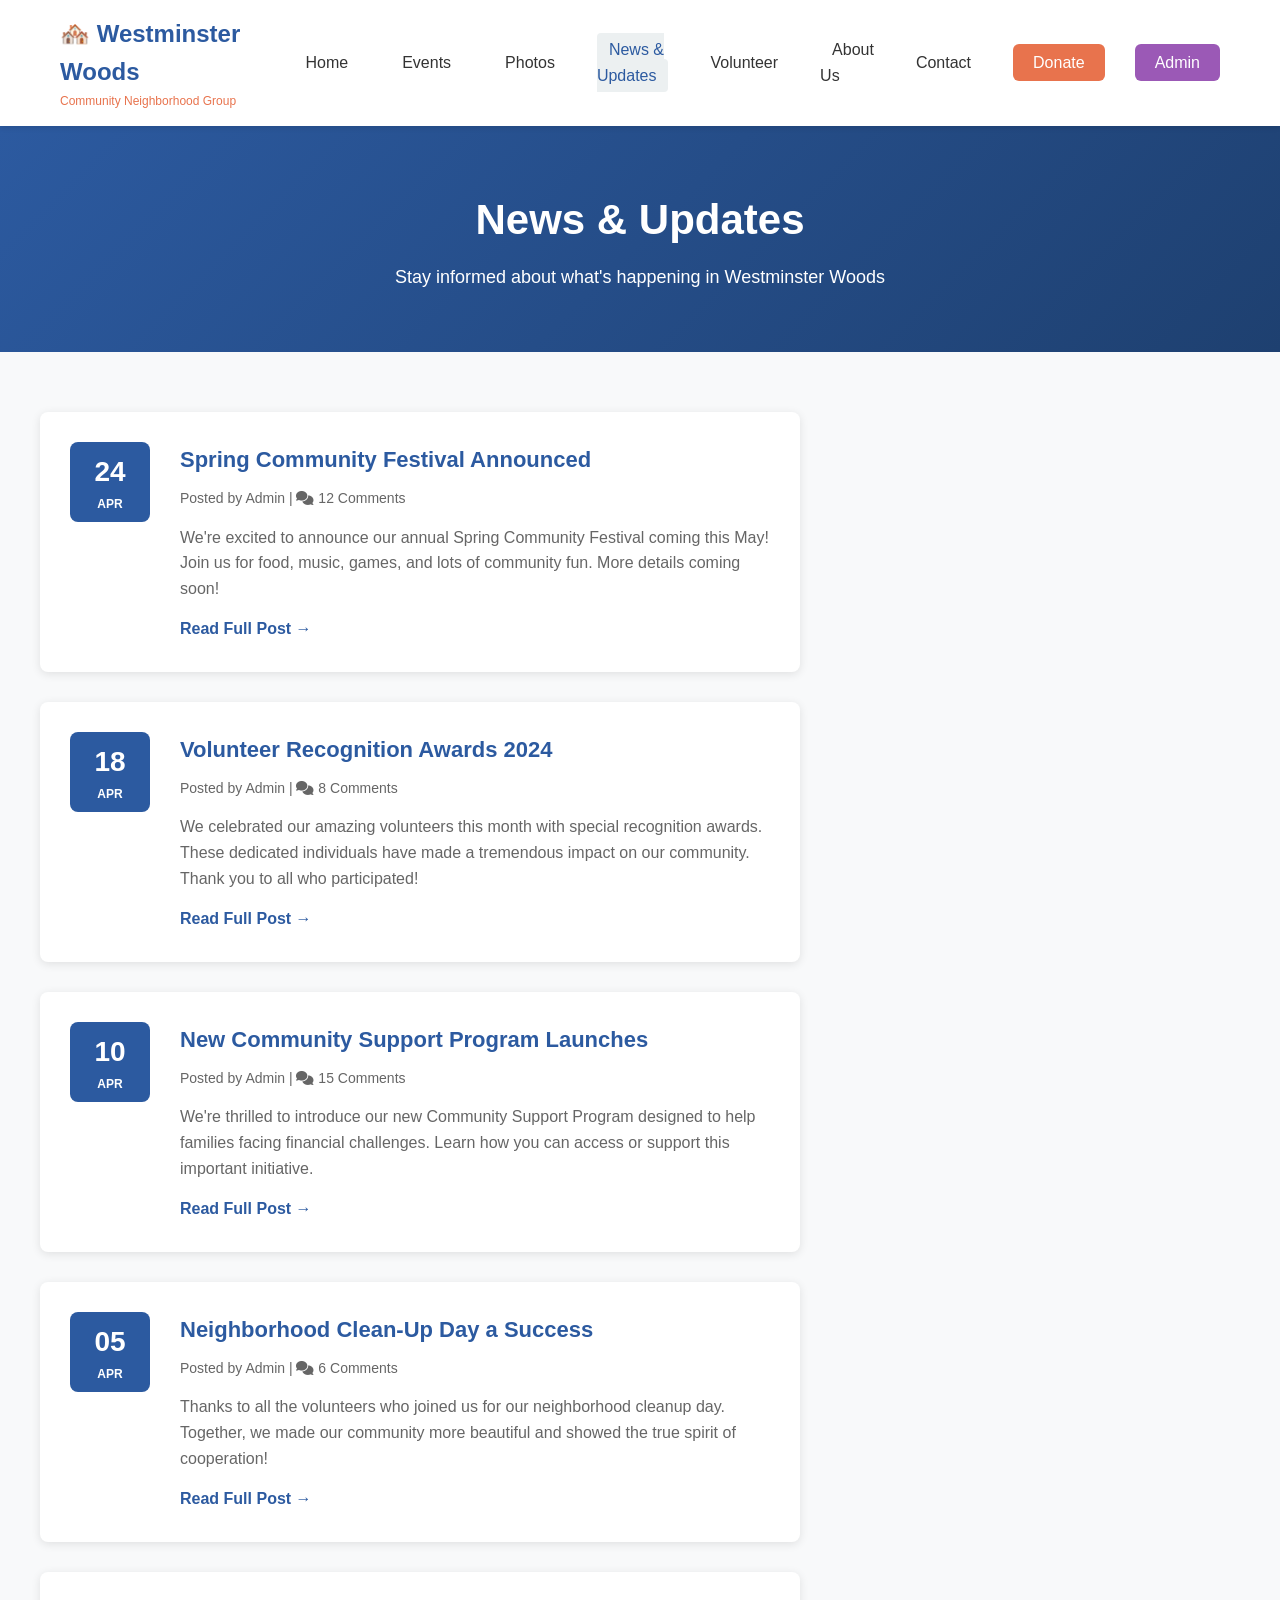
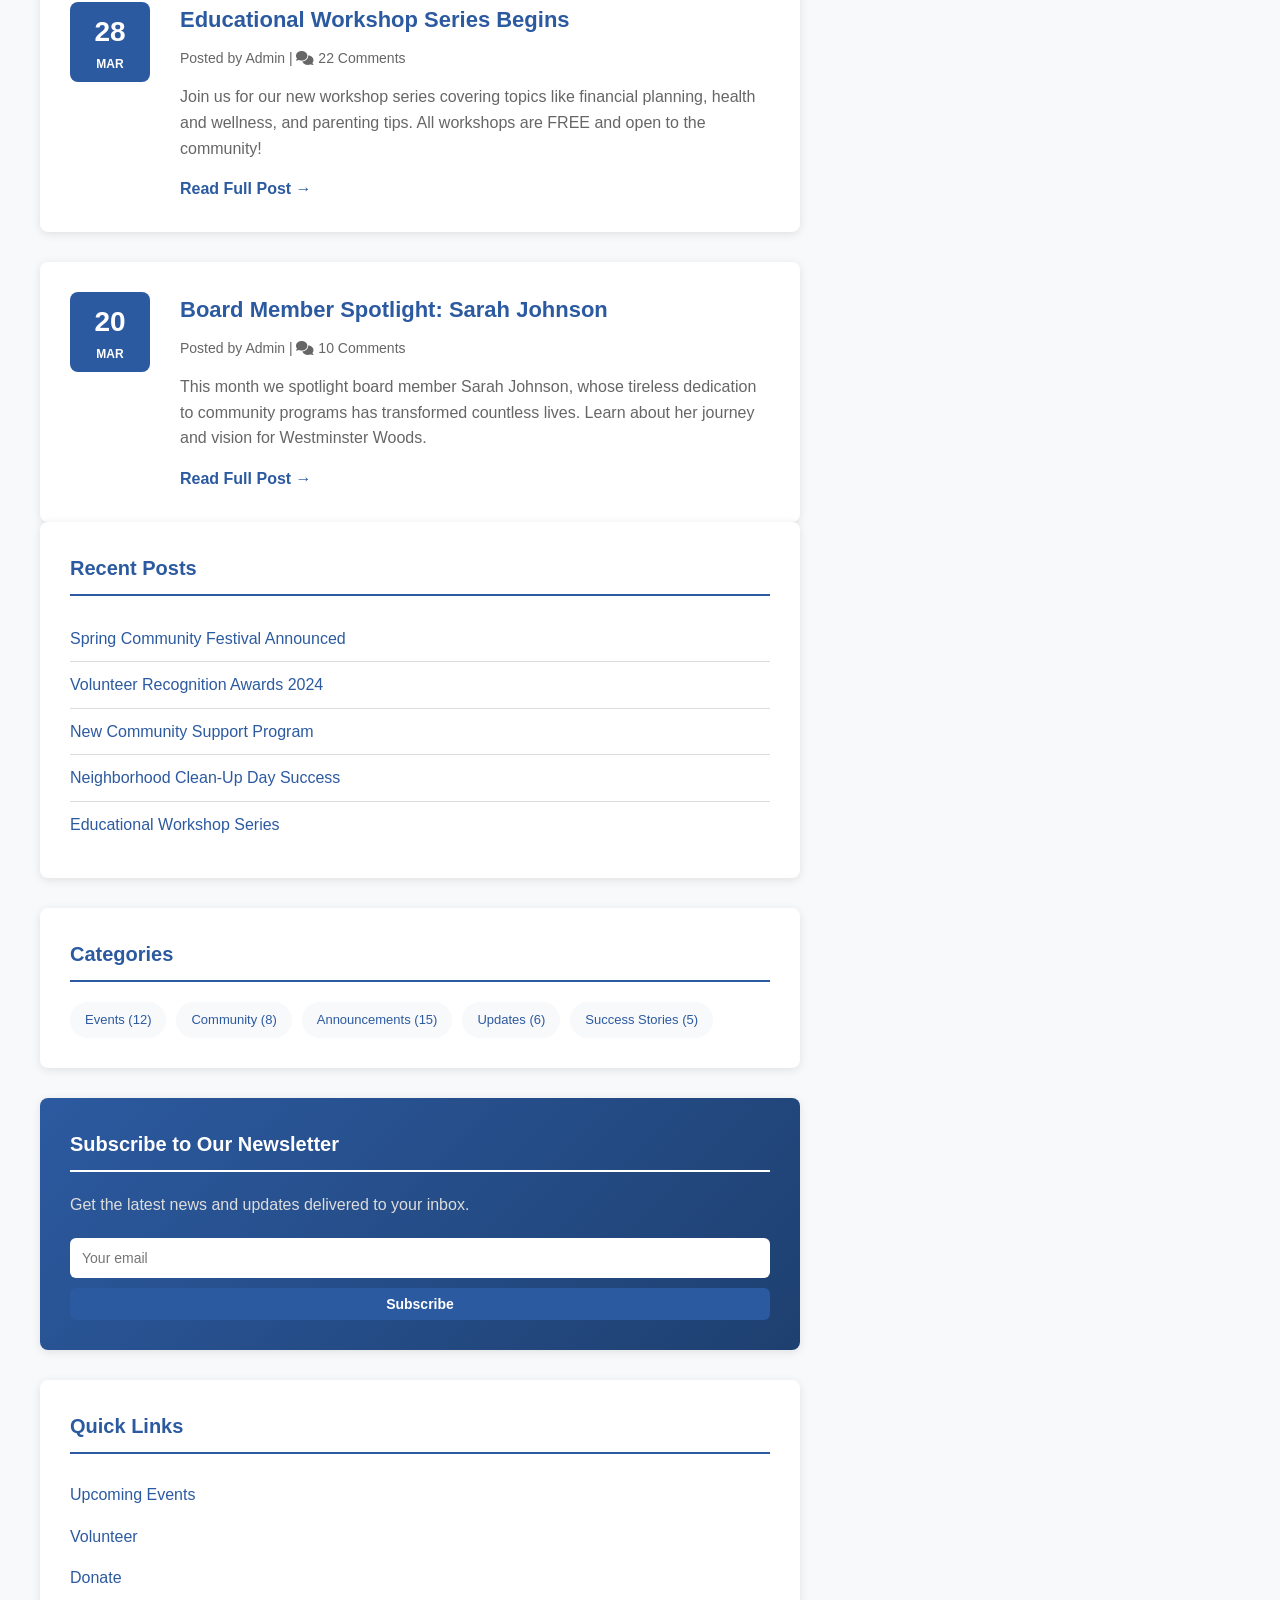
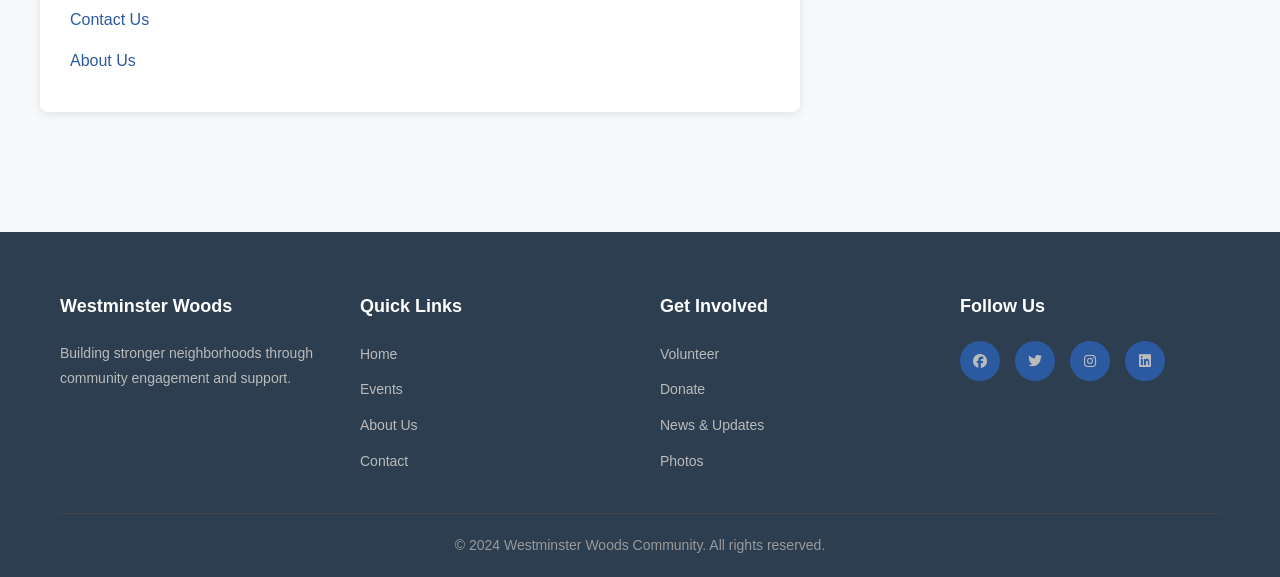
<file: news.html>
<!DOCTYPE html>
<html lang="en">
<head>
    <meta charset="UTF-8">
    <meta name="viewport" content="width=device-width, initial-scale=1.0">
    <title>News & Updates - Westminster Woods Community</title>
    <link rel="stylesheet" href="css/style.css">
    <link rel="stylesheet" href="https://cdnjs.cloudflare.com/ajax/libs/font-awesome/6.4.0/css/all.min.css">
</head>
<body>
    <!-- Navigation -->
    <nav class="navbar">
        <div class="container">
            <div class="logo">
                <h1>🏘️ Westminster Woods</h1>
                <p>Community Neighborhood Group</p>
            </div>
            <ul class="nav-menu">
                <li><a href="index.html">Home</a></li>
                <li><a href="events.html">Events</a></li>
                <li><a href="photos.html">Photos</a></li>
                <li><a href="news.html" class="active">News & Updates</a></li>
                <li><a href="volunteer.html">Volunteer</a></li>
                <li><a href="about.html">About Us</a></li>
                <li><a href="contact.html">Contact</a></li>
                <li><a href="donations.html" class="btn-donate">Donate</a></li>
                <li><a href="admin-login.html" class="btn-admin">Admin</a></li>
            </ul>
        </div>
    </nav>

    <!-- Page Header -->
    <section class="page-header">
        <div class="container">
            <h1>News & Updates</h1>
            <p>Stay informed about what's happening in Westminster Woods</p>
        </div>
    </section>

    <!-- News Section -->
    <section class="news-section">
        <div class="container">
            <!-- News List -->
            <div class="news-list">
                <article class="news-article">
                    <div class="article-date">
                        <span class="day">24</span>
                        <span class="month">APR</span>
                    </div>
                    <div class="article-content">
                        <h2>Spring Community Festival Announced</h2>
                        <p class="article-meta">Posted by Admin | <i class="fas fa-comments"></i> 12 Comments</p>
                        <p>We're excited to announce our annual Spring Community Festival coming this May! Join us for food, music, games, and lots of community fun. More details coming soon!</p>
                        <a href="#" class="read-more">Read Full Post →</a>
                    </div>
                </article>

                <article class="news-article">
                    <div class="article-date">
                        <span class="day">18</span>
                        <span class="month">APR</span>
                    </div>
                    <div class="article-content">
                        <h2>Volunteer Recognition Awards 2024</h2>
                        <p class="article-meta">Posted by Admin | <i class="fas fa-comments"></i> 8 Comments</p>
                        <p>We celebrated our amazing volunteers this month with special recognition awards. These dedicated individuals have made a tremendous impact on our community. Thank you to all who participated!</p>
                        <a href="#" class="read-more">Read Full Post →</a>
                    </div>
                </article>

                <article class="news-article">
                    <div class="article-date">
                        <span class="day">10</span>
                        <span class="month">APR</span>
                    </div>
                    <div class="article-content">
                        <h2>New Community Support Program Launches</h2>
                        <p class="article-meta">Posted by Admin | <i class="fas fa-comments"></i> 15 Comments</p>
                        <p>We're thrilled to introduce our new Community Support Program designed to help families facing financial challenges. Learn how you can access or support this important initiative.</p>
                        <a href="#" class="read-more">Read Full Post →</a>
                    </div>
                </article>

                <article class="news-article">
                    <div class="article-date">
                        <span class="day">05</span>
                        <span class="month">APR</span>
                    </div>
                    <div class="article-content">
                        <h2>Neighborhood Clean-Up Day a Success</h2>
                        <p class="article-meta">Posted by Admin | <i class="fas fa-comments"></i> 6 Comments</p>
                        <p>Thanks to all the volunteers who joined us for our neighborhood cleanup day. Together, we made our community more beautiful and showed the true spirit of cooperation!</p>
                        <a href="#" class="read-more">Read Full Post →</a>
                    </div>
                </article>

                <article class="news-article">
                    <div class="article-date">
                        <span class="day">28</span>
                        <span class="month">MAR</span>
                    </div>
                    <div class="article-content">
                        <h2>Educational Workshop Series Begins</h2>
                        <p class="article-meta">Posted by Admin | <i class="fas fa-comments"></i> 22 Comments</p>
                        <p>Join us for our new workshop series covering topics like financial planning, health and wellness, and parenting tips. All workshops are FREE and open to the community!</p>
                        <a href="#" class="read-more">Read Full Post →</a>
                    </div>
                </article>

                <article class="news-article">
                    <div class="article-date">
                        <span class="day">20</span>
                        <span class="month">MAR</span>
                    </div>
                    <div class="article-content">
                        <h2>Board Member Spotlight: Sarah Johnson</h2>
                        <p class="article-meta">Posted by Admin | <i class="fas fa-comments"></i> 10 Comments</p>
                        <p>This month we spotlight board member Sarah Johnson, whose tireless dedication to community programs has transformed countless lives. Learn about her journey and vision for Westminster Woods.</p>
                        <a href="#" class="read-more">Read Full Post →</a>
                    </div>
                </article>
            </div>

            <!-- Sidebar -->
            <div class="news-sidebar">
                <!-- Recent Posts -->
                <div class="sidebar-widget">
                    <h3>Recent Posts</h3>
                    <ul class="recent-posts">
                        <li><a href="#">Spring Community Festival Announced</a></li>
                        <li><a href="#">Volunteer Recognition Awards 2024</a></li>
                        <li><a href="#">New Community Support Program</a></li>
                        <li><a href="#">Neighborhood Clean-Up Day Success</a></li>
                        <li><a href="#">Educational Workshop Series</a></li>
                    </ul>
                </div>

                <!-- Categories -->
                <div class="sidebar-widget">
                    <h3>Categories</h3>
                    <div class="categories">
                        <a href="#" class="category-tag">Events (12)</a>
                        <a href="#" class="category-tag">Community (8)</a>
                        <a href="#" class="category-tag">Announcements (15)</a>
                        <a href="#" class="category-tag">Updates (6)</a>
                        <a href="#" class="category-tag">Success Stories (5)</a>
                    </div>
                </div>

                <!-- Newsletter Signup -->
                <div class="sidebar-widget newsletter-widget">
                    <h3>Subscribe to Our Newsletter</h3>
                    <p>Get the latest news and updates delivered to your inbox.</p>
                    <form class="newsletter-form-sidebar">
                        <input type="email" placeholder="Your email" required>
                        <button type="submit" class="btn btn-primary btn-small">Subscribe</button>
                    </form>
                </div>

                <!-- Quick Links -->
                <div class="sidebar-widget">
                    <h3>Quick Links</h3>
                    <ul class="quick-links-sidebar">
                        <li><a href="events.html">Upcoming Events</a></li>
                        <li><a href="volunteer.html">Volunteer</a></li>
                        <li><a href="donations.html">Donate</a></li>
                        <li><a href="contact.html">Contact Us</a></li>
                        <li><a href="about.html">About Us</a></li>
                    </ul>
                </div>
            </div>
        </div>
    </section>

    <!-- Footer -->
    <footer class="footer">
        <div class="container">
            <div class="footer-grid">
                <div class="footer-section">
                    <h4>Westminster Woods</h4>
                    <p>Building stronger neighborhoods through community engagement and support.</p>
                </div>
                <div class="footer-section">
                    <h4>Quick Links</h4>
                    <ul>
                        <li><a href="index.html">Home</a></li>
                        <li><a href="events.html">Events</a></li>
                        <li><a href="about.html">About Us</a></li>
                        <li><a href="contact.html">Contact</a></li>
                    </ul>
                </div>
                <div class="footer-section">
                    <h4>Get Involved</h4>
                    <ul>
                        <li><a href="volunteer.html">Volunteer</a></li>
                        <li><a href="donations.html">Donate</a></li>
                        <li><a href="news.html">News & Updates</a></li>
                        <li><a href="photos.html">Photos</a></li>
                    </ul>
                </div>
                <div class="footer-section">
                    <h4>Follow Us</h4>
                    <div class="social-links">
                        <a href="#"><i class="fab fa-facebook"></i></a>
                        <a href="#"><i class="fab fa-twitter"></i></a>
                        <a href="#"><i class="fab fa-instagram"></i></a>
                        <a href="#"><i class="fab fa-linkedin"></i></a>
                    </div>
                </div>
            </div>
            <div class="footer-bottom">
                <p>&copy; 2024 Westminster Woods Community. All rights reserved.</p>
            </div>
        </div>
    </footer>

    <script src="js/script.js"></script>
</body>
</html>
</file>
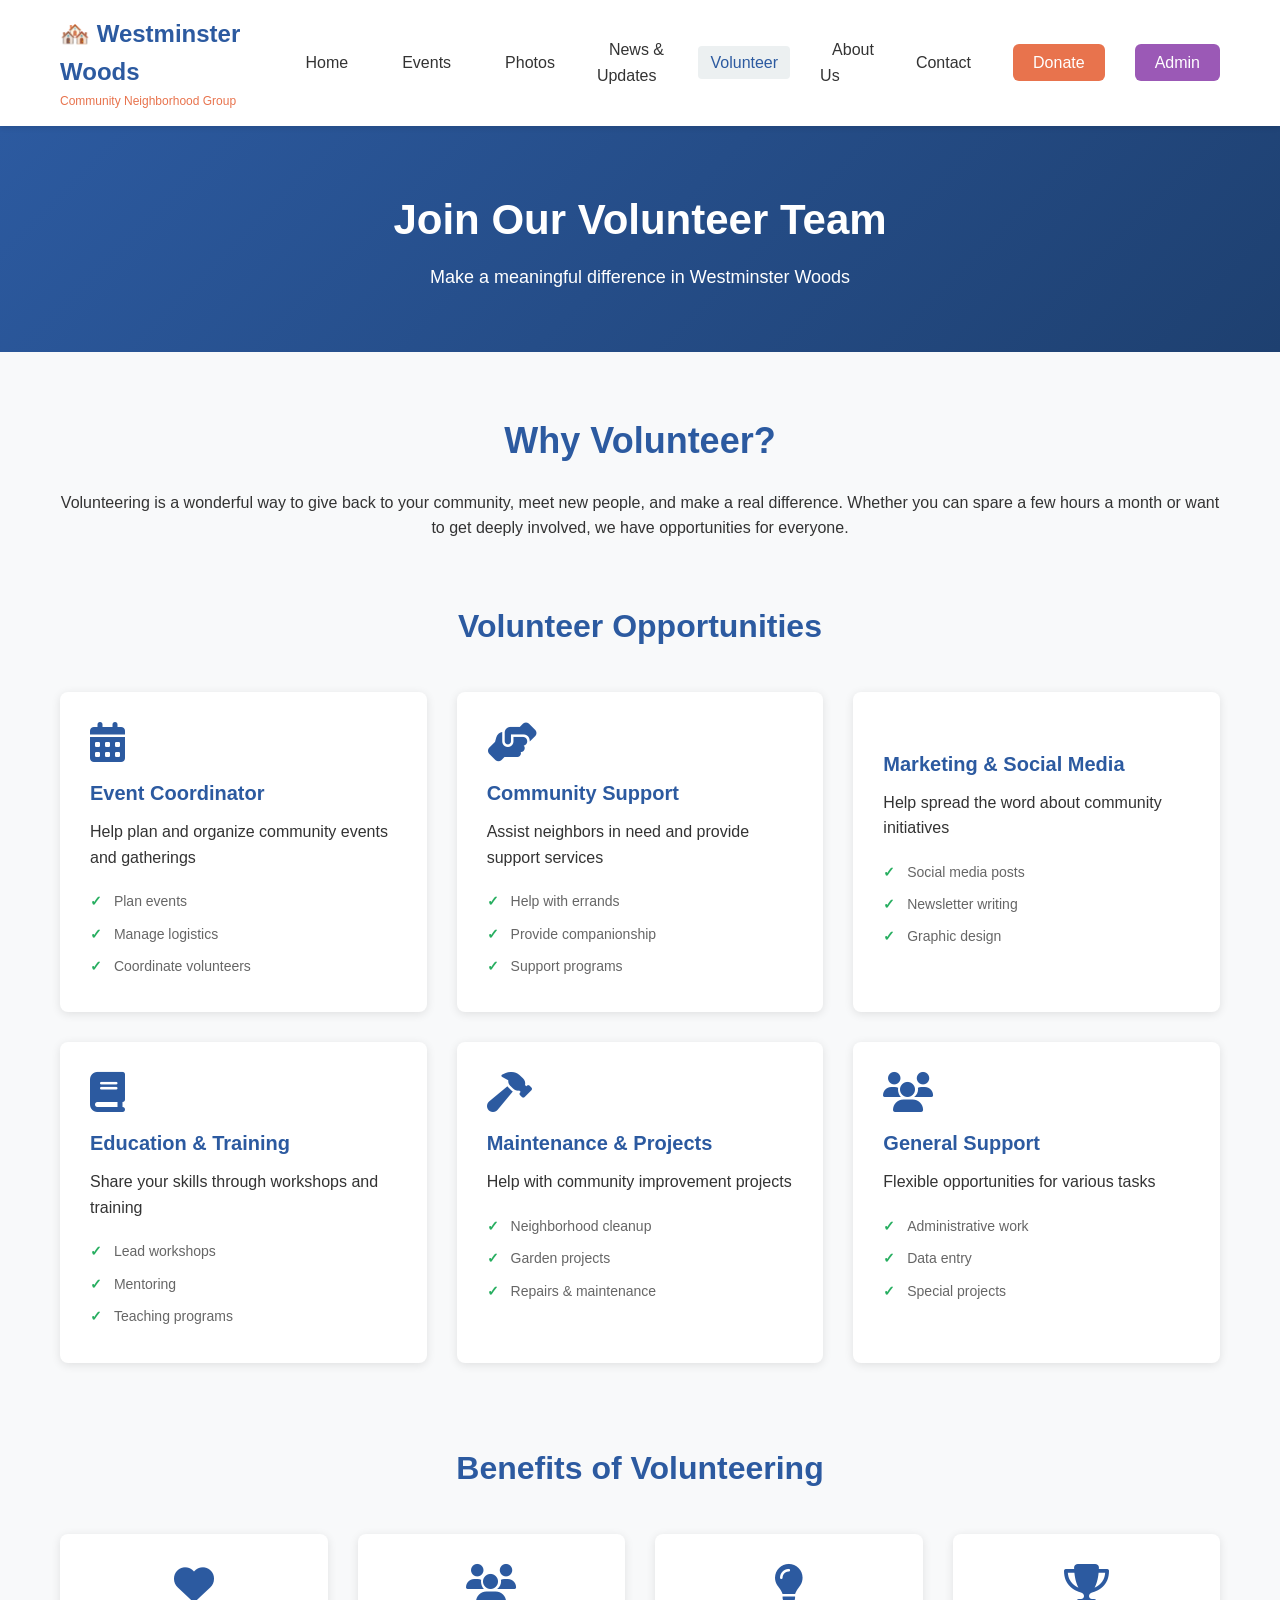
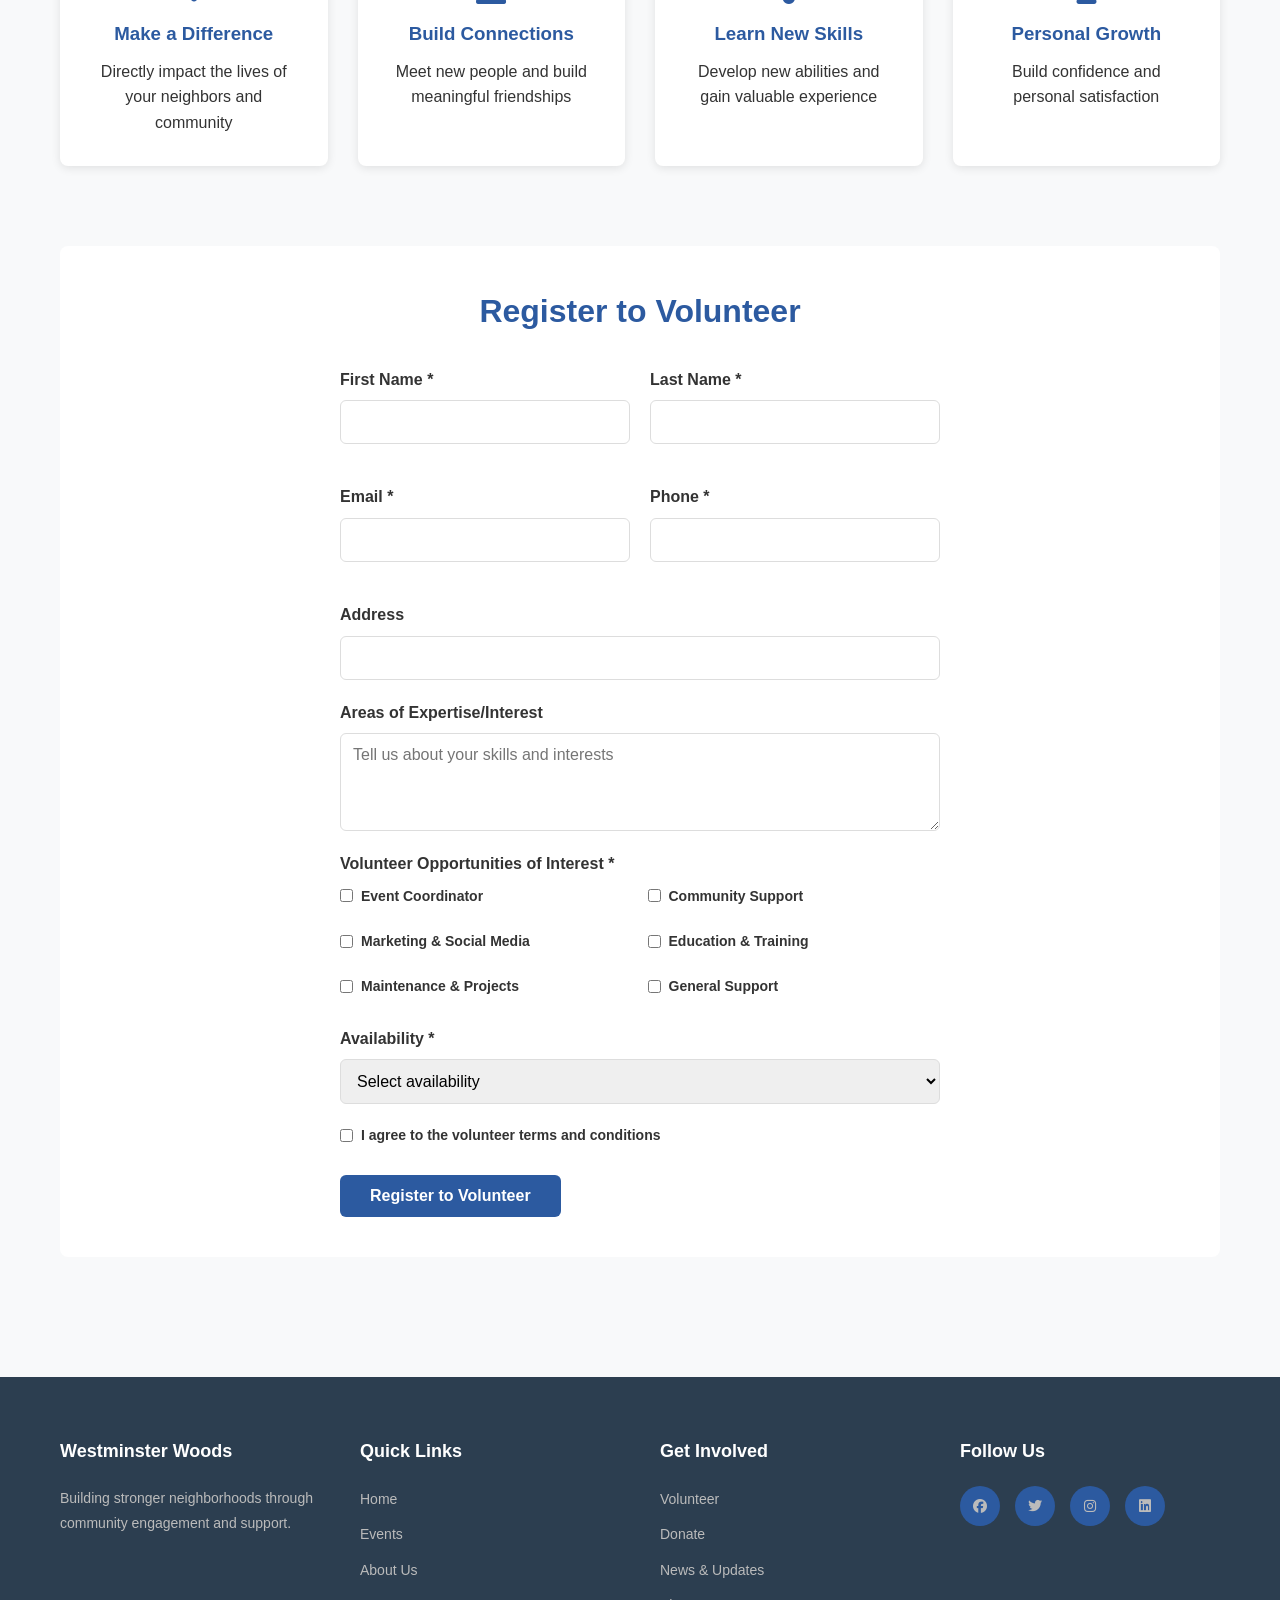
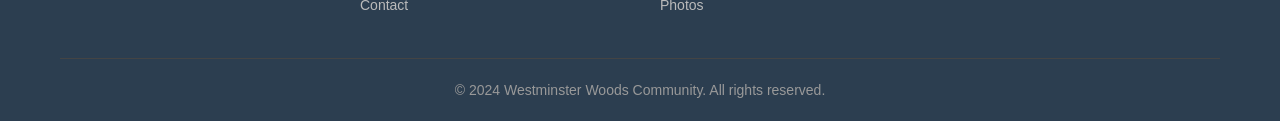
<file: volunteer.html>
<!DOCTYPE html>
<html lang="en">
<head>
    <meta charset="UTF-8">
    <meta name="viewport" content="width=device-width, initial-scale=1.0">
    <title>Volunteer - Westminster Woods Community</title>
    <link rel="stylesheet" href="css/style.css">
    <link rel="stylesheet" href="https://cdnjs.cloudflare.com/ajax/libs/font-awesome/6.4.0/css/all.min.css">
</head>
<body>
    <!-- Navigation -->
    <nav class="navbar">
        <div class="container">
            <div class="logo">
                <h1>🏘️ Westminster Woods</h1>
                <p>Community Neighborhood Group</p>
            </div>
            <ul class="nav-menu">
                <li><a href="index.html">Home</a></li>
                <li><a href="events.html">Events</a></li>
                <li><a href="photos.html">Photos</a></li>
                <li><a href="news.html">News & Updates</a></li>
                <li><a href="volunteer.html" class="active">Volunteer</a></li>
                <li><a href="about.html">About Us</a></li>
                <li><a href="contact.html">Contact</a></li>
                <li><a href="donations.html" class="btn-donate">Donate</a></li>
                <li><a href="admin-login.html" class="btn-admin">Admin</a></li>
            </ul>
        </div>
    </nav>

    <!-- Page Header -->
    <section class="page-header">
        <div class="container">
            <h1>Join Our Volunteer Team</h1>
            <p>Make a meaningful difference in Westminster Woods</p>
        </div>
    </section>

    <!-- Volunteer Info Section -->
    <section class="volunteer-section">
        <div class="container">
            <div class="volunteer-intro">
                <h2>Why Volunteer?</h2>
                <p>Volunteering is a wonderful way to give back to your community, meet new people, and make a real difference. Whether you can spare a few hours a month or want to get deeply involved, we have opportunities for everyone.</p>
            </div>

            <!-- Volunteer Opportunities -->
            <div class="opportunities-section">
                <h2>Volunteer Opportunities</h2>
                <div class="opportunities-grid">
                    <div class="opportunity-card">
                        <i class="fas fa-calendar-alt"></i>
                        <h3>Event Coordinator</h3>
                        <p>Help plan and organize community events and gatherings</p>
                        <ul>
                            <li>Plan events</li>
                            <li>Manage logistics</li>
                            <li>Coordinate volunteers</li>
                        </ul>
                    </div>
                    <div class="opportunity-card">
                        <i class="fas fa-hands-helping"></i>
                        <h3>Community Support</h3>
                        <p>Assist neighbors in need and provide support services</p>
                        <ul>
                            <li>Help with errands</li>
                            <li>Provide companionship</li>
                            <li>Support programs</li>
                        </ul>
                    </div>
                    <div class="opportunity-card">
                        <i class="fas fa-megaphone"></i>
                        <h3>Marketing & Social Media</h3>
                        <p>Help spread the word about community initiatives</p>
                        <ul>
                            <li>Social media posts</li>
                            <li>Newsletter writing</li>
                            <li>Graphic design</li>
                        </ul>
                    </div>
                    <div class="opportunity-card">
                        <i class="fas fa-book"></i>
                        <h3>Education & Training</h3>
                        <p>Share your skills through workshops and training</p>
                        <ul>
                            <li>Lead workshops</li>
                            <li>Mentoring</li>
                            <li>Teaching programs</li>
                        </ul>
                    </div>
                    <div class="opportunity-card">
                        <i class="fas fa-hammer"></i>
                        <h3>Maintenance & Projects</h3>
                        <p>Help with community improvement projects</p>
                        <ul>
                            <li>Neighborhood cleanup</li>
                            <li>Garden projects</li>
                            <li>Repairs & maintenance</li>
                        </ul>
                    </div>
                    <div class="opportunity-card">
                        <i class="fas fa-users"></i>
                        <h3>General Support</h3>
                        <p>Flexible opportunities for various tasks</p>
                        <ul>
                            <li>Administrative work</li>
                            <li>Data entry</li>
                            <li>Special projects</li>
                        </ul>
                    </div>
                </div>
            </div>

            <!-- Volunteer Benefits -->
            <div class="benefits-section">
                <h2>Benefits of Volunteering</h2>
                <div class="benefits-grid">
                    <div class="benefit-card">
                        <i class="fas fa-heart"></i>
                        <h3>Make a Difference</h3>
                        <p>Directly impact the lives of your neighbors and community</p>
                    </div>
                    <div class="benefit-card">
                        <i class="fas fa-users"></i>
                        <h3>Build Connections</h3>
                        <p>Meet new people and build meaningful friendships</p>
                    </div>
                    <div class="benefit-card">
                        <i class="fas fa-lightbulb"></i>
                        <h3>Learn New Skills</h3>
                        <p>Develop new abilities and gain valuable experience</p>
                    </div>
                    <div class="benefit-card">
                        <i class="fas fa-trophy"></i>
                        <h3>Personal Growth</h3>
                        <p>Build confidence and personal satisfaction</p>
                    </div>
                </div>
            </div>

            <!-- Registration Form -->
            <div class="volunteer-form-section">
                <h2>Register to Volunteer</h2>
                <form id="volunteer-form" class="volunteer-form">
                    <div class="form-row">
                        <div class="form-group">
                            <label for="first-name">First Name *</label>
                            <input type="text" id="first-name" name="first-name" required>
                        </div>
                        <div class="form-group">
                            <label for="last-name">Last Name *</label>
                            <input type="text" id="last-name" name="last-name" required>
                        </div>
                    </div>

                    <div class="form-row">
                        <div class="form-group">
                            <label for="email">Email *</label>
                            <input type="email" id="email" name="email" required>
                        </div>
                        <div class="form-group">
                            <label for="phone">Phone *</label>
                            <input type="tel" id="phone" name="phone" required>
                        </div>
                    </div>

                    <div class="form-group">
                        <label for="address">Address</label>
                        <input type="text" id="address" name="address">
                    </div>

                    <div class="form-group">
                        <label for="expertise">Areas of Expertise/Interest</label>
                        <textarea id="expertise" name="expertise" rows="4" placeholder="Tell us about your skills and interests"></textarea>
                    </div>

                    <div class="form-group">
                        <label>Volunteer Opportunities of Interest *</label>
                        <div class="checkbox-group">
                            <label class="checkbox">
                                <input type="checkbox" name="opportunity" value="event-coordinator">
                                Event Coordinator
                            </label>
                            <label class="checkbox">
                                <input type="checkbox" name="opportunity" value="community-support">
                                Community Support
                            </label>
                            <label class="checkbox">
                                <input type="checkbox" name="opportunity" value="marketing">
                                Marketing & Social Media
                            </label>
                            <label class="checkbox">
                                <input type="checkbox" name="opportunity" value="education">
                                Education & Training
                            </label>
                            <label class="checkbox">
                                <input type="checkbox" name="opportunity" value="maintenance">
                                Maintenance & Projects
                            </label>
                            <label class="checkbox">
                                <input type="checkbox" name="opportunity" value="general">
                                General Support
                            </label>
                        </div>
                    </div>

                    <div class="form-group">
                        <label for="availability">Availability *</label>
                        <select id="availability" name="availability" required>
                            <option value="">Select availability</option>
                            <option value="flexible">Flexible - I can help anytime</option>
                            <option value="weekdays">Weekdays only</option>
                            <option value="weekends">Weekends only</option>
                            <option value="evenings">Evenings only</option>
                            <option value="specific">Specific hours/schedule</option>
                        </select>
                    </div>

                    <div class="form-group">
                        <label class="checkbox">
                            <input type="checkbox" name="terms" required>
                            I agree to the volunteer terms and conditions
                        </label>
                    </div>

                    <button type="submit" class="btn btn-primary">Register to Volunteer</button>
                </form>
            </div>
        </div>
    </section>

    <!-- Footer -->
    <footer class="footer">
        <div class="container">
            <div class="footer-grid">
                <div class="footer-section">
                    <h4>Westminster Woods</h4>
                    <p>Building stronger neighborhoods through community engagement and support.</p>
                </div>
                <div class="footer-section">
                    <h4>Quick Links</h4>
                    <ul>
                        <li><a href="index.html">Home</a></li>
                        <li><a href="events.html">Events</a></li>
                        <li><a href="about.html">About Us</a></li>
                        <li><a href="contact.html">Contact</a></li>
                    </ul>
                </div>
                <div class="footer-section">
                    <h4>Get Involved</h4>
                    <ul>
                        <li><a href="volunteer.html">Volunteer</a></li>
                        <li><a href="donations.html">Donate</a></li>
                        <li><a href="news.html">News & Updates</a></li>
                        <li><a href="photos.html">Photos</a></li>
                    </ul>
                </div>
                <div class="footer-section">
                    <h4>Follow Us</h4>
                    <div class="social-links">
                        <a href="#"><i class="fab fa-facebook"></i></a>
                        <a href="#"><i class="fab fa-twitter"></i></a>
                        <a href="#"><i class="fab fa-instagram"></i></a>
                        <a href="#"><i class="fab fa-linkedin"></i></a>
                    </div>
                </div>
            </div>
            <div class="footer-bottom">
                <p>&copy; 2024 Westminster Woods Community. All rights reserved.</p>
            </div>
        </div>
    </footer>

    <script src="js/script.js"></script>
</body>
</html>
</file>
<file: css/style.css>
/* Global Styles */
:root {
    --primary-color: #2c5aa0;
    --secondary-color: #e8734d;
    --success-color: #27ae60;
    --danger-color: #e74c3c;
    --warning-color: #f39c12;
    --light-color: #ecf0f1;
    --dark-color: #2c3e50;
    --text-color: #333;
    --border-color: #ddd;
    --transition: all 0.3s ease;
}

* {
    margin: 0;
    padding: 0;
    box-sizing: border-box;
}

html {
    scroll-behavior: smooth;
}

body {
    font-family: 'Segoe UI', Tahoma, Geneva, Verdana, sans-serif;
    line-height: 1.6;
    color: var(--text-color);
    background-color: #f8f9fa;
}

.container {
    max-width: 1200px;
    margin: 0 auto;
    padding: 0 20px;
}

/* Navigation */
.navbar {
    background-color: white;
    box-shadow: 0 2px 5px rgba(0, 0, 0, 0.1);
    position: sticky;
    top: 0;
    z-index: 1000;
}

.navbar .container {
    display: flex;
    justify-content: space-between;
    align-items: center;
    padding: 15px 20px;
}

.logo h1 {
    color: var(--primary-color);
    font-size: 24px;
}

.logo p {
    color: var(--secondary-color);
    font-size: 12px;
    margin: 0;
}

.nav-menu {
    display: flex;
    list-style: none;
    gap: 30px;
    align-items: center;
}

.nav-menu a {
    text-decoration: none;
    color: var(--text-color);
    font-weight: 500;
    transition: var(--transition);
    padding: 8px 12px;
    border-radius: 4px;
}

.nav-menu a:hover,
.nav-menu a.active {
    color: var(--primary-color);
    background-color: var(--light-color);
}

.btn-donate {
    background-color: var(--secondary-color) !important;
    color: white !important;
    padding: 10px 20px !important;
    border-radius: 6px !important;
}

.btn-donate:hover {
    background-color: #d65a3a !important;
    color: white !important;
}

.btn-admin {
    background-color: #9b59b6 !important;
    color: white !important;
    padding: 10px 20px !important;
    border-radius: 6px !important;
}

.btn-admin:hover {
    background-color: #8e44ad !important;
    color: white !important;
}

/* Hero Section */
.hero {
    background: linear-gradient(135deg, var(--primary-color) 0%, #1e4070 100%);
    color: white;
    padding: 120px 20px;
    text-align: center;
}

.hero-content h1 {
    font-size: 48px;
    margin-bottom: 20px;
    font-weight: 700;
}

.hero-content p {
    font-size: 20px;
    margin-bottom: 40px;
    max-width: 600px;
    margin-left: auto;
    margin-right: auto;
}

.hero-buttons {
    display: flex;
    gap: 20px;
    justify-content: center;
    flex-wrap: wrap;
}

/* Buttons */
.btn {
    display: inline-block;
    padding: 12px 30px;
    border-radius: 6px;
    text-decoration: none;
    font-weight: 600;
    transition: var(--transition);
    border: none;
    cursor: pointer;
    font-size: 16px;
}

.btn-primary {
    background-color: var(--primary-color);
    color: white;
}

.btn-primary:hover {
    background-color: #1e4070;
    transform: translateY(-2px);
}

.btn-secondary {
    background-color: var(--secondary-color);
    color: white;
}

.btn-secondary:hover {
    background-color: #d65a3a;
    transform: translateY(-2px);
}

.btn-success {
    background-color: var(--success-color);
    color: white;
}

.btn-success:hover {
    background-color: #229954;
    transform: translateY(-2px);
}

.btn-outline {
    background-color: transparent;
    color: var(--primary-color);
    border: 2px solid var(--primary-color);
}

.btn-outline:hover {
    background-color: var(--primary-color);
    color: white;
}

.btn-small {
    padding: 8px 16px;
    font-size: 14px;
}

/* About Section */
.about {
    padding: 80px 20px;
    background-color: white;
}

.about h2,
.about-section h2 {
    text-align: center;
    font-size: 36px;
    margin-bottom: 50px;
    color: var(--primary-color);
}

.about-grid {
    display: grid;
    grid-template-columns: repeat(auto-fit, minmax(250px, 1fr));
    gap: 30px;
}

.about-card {
    background-color: #f8f9fa;
    padding: 30px;
    border-radius: 8px;
    text-align: center;
    transition: var(--transition);
    border: 2px solid transparent;
}

.about-card:hover {
    border-color: var(--primary-color);
    transform: translateY(-5px);
    box-shadow: 0 5px 20px rgba(0, 0, 0, 0.1);
}

.about-card i {
    font-size: 40px;
    color: var(--primary-color);
    margin-bottom: 20px;
}

.about-card h3 {
    font-size: 20px;
    margin-bottom: 15px;
}

/* Live Events Section */
.live-events {
    padding: 80px 20px;
    background-color: #f8f9fa;
}

.live-events h2 {
    text-align: center;
    font-size: 36px;
    margin-bottom: 50px;
    color: var(--primary-color);
}

.events-grid {
    display: grid;
    grid-template-columns: repeat(auto-fit, minmax(300px, 1fr));
    gap: 30px;
    margin-bottom: 40px;
}

.event-card {
    background-color: white;
    border-radius: 8px;
    overflow: hidden;
    box-shadow: 0 2px 10px rgba(0, 0, 0, 0.1);
    transition: var(--transition);
}

.event-card:hover {
    transform: translateY(-5px);
    box-shadow: 0 5px 20px rgba(0, 0, 0, 0.15);
}

.event-date {
    background-color: var(--primary-color);
    color: white;
    padding: 15px;
    font-weight: 600;
}

.event-content {
    padding: 20px;
}

.event-content h3 {
    color: var(--primary-color);
    margin-bottom: 10px;
}

.event-content p {
    font-size: 14px;
    color: #666;
    margin-bottom: 10px;
}

.view-all {
    text-align: center;
}

/* Quick Links Section */
.quick-links {
    padding: 80px 20px;
    background-color: white;
}

.quick-links h2 {
    text-align: center;
    font-size: 36px;
    margin-bottom: 50px;
    color: var(--primary-color);
}

.links-grid {
    display: grid;
    grid-template-columns: repeat(auto-fit, minmax(250px, 1fr));
    gap: 30px;
}

.link-card {
    background-color: #f8f9fa;
    padding: 30px;
    border-radius: 8px;
    text-align: center;
    transition: var(--transition);
}

.link-card:hover {
    background-color: var(--primary-color);
    color: white;
    transform: translateY(-5px);
}

.link-card i {
    font-size: 40px;
    color: var(--primary-color);
    margin-bottom: 20px;
}

.link-card:hover i {
    color: white;
}

.link-card h3 {
    font-size: 20px;
    margin-bottom: 15px;
}

.link-card p {
    margin-bottom: 20px;
}

.link-card a {
    color: var(--primary-color);
    text-decoration: none;
    font-weight: 600;
    transition: var(--transition);
}

.link-card:hover a {
    color: white;
}

/* Newsletter Section */
.newsletter {
    background: linear-gradient(135deg, var(--primary-color) 0%, #1e4070 100%);
    color: white;
    padding: 80px 20px;
    text-align: center;
}

.newsletter h2 {
    font-size: 36px;
    margin-bottom: 20px;
}

.newsletter p {
    font-size: 18px;
    margin-bottom: 40px;
}

.newsletter-form {
    display: flex;
    max-width: 500px;
    margin: 0 auto;
    gap: 10px;
}

.newsletter-form input {
    flex: 1;
    padding: 15px;
    border: none;
    border-radius: 6px;
    font-size: 16px;
}

.newsletter-form button {
    padding: 15px 30px;
    background-color: var(--secondary-color);
    color: white;
    border: none;
    border-radius: 6px;
    font-weight: 600;
    cursor: pointer;
    transition: var(--transition);
}

.newsletter-form button:hover {
    background-color: #d65a3a;
}

/* Page Header */
.page-header {
    background: linear-gradient(135deg, var(--primary-color) 0%, #1e4070 100%);
    color: white;
    padding: 60px 20px;
    text-align: center;
}

.page-header h1 {
    font-size: 42px;
    margin-bottom: 10px;
}

.page-header p {
    font-size: 18px;
}

/* Events Section */
.events-section {
    padding: 60px 20px;
}

.filter-buttons {
    display: flex;
    justify-content: center;
    gap: 15px;
    margin-bottom: 50px;
    flex-wrap: wrap;
}

.filter-btn {
    padding: 10px 20px;
    border: 2px solid var(--primary-color);
    background-color: transparent;
    color: var(--primary-color);
    border-radius: 6px;
    cursor: pointer;
    font-weight: 600;
    transition: var(--transition);
}

.filter-btn:hover,
.filter-btn.active {
    background-color: var(--primary-color);
    color: white;
}

.events-list {
    display: grid;
    grid-template-columns: repeat(auto-fill, minmax(320px, 1fr));
    gap: 30px;
}

/* Photo Gallery */
.gallery-section {
    padding: 60px 20px;
}

.gallery-filters {
    display: flex;
    justify-content: center;
    gap: 15px;
    margin-bottom: 50px;
    flex-wrap: wrap;
}

.photo-gallery {
    display: grid;
    grid-template-columns: repeat(auto-fill, minmax(280px, 1fr));
    gap: 20px;
}

.gallery-item {
    position: relative;
    overflow: hidden;
    border-radius: 8px;
    aspect-ratio: 1;
    cursor: pointer;
}

.gallery-item img {
    width: 100%;
    height: 100%;
    object-fit: cover;
    transition: var(--transition);
}

.gallery-item:hover img {
    transform: scale(1.1);
}

.gallery-overlay {
    position: absolute;
    top: 0;
    left: 0;
    right: 0;
    bottom: 0;
    background-color: rgba(44, 90, 160, 0.8);
    display: flex;
    align-items: center;
    justify-content: center;
    opacity: 0;
    transition: var(--transition);
}

.gallery-item:hover .gallery-overlay {
    opacity: 1;
}

.gallery-overlay h3 {
    color: white;
    font-size: 20px;
    text-align: center;
}

/* Donation Section */
.donation-section {
    padding: 60px 20px;
}

.donation-intro {
    text-align: center;
    margin-bottom: 50px;
}

.donation-intro h2 {
    color: var(--primary-color);
    font-size: 36px;
    margin-bottom: 20px;
}

.donation-grid {
    display: grid;
    grid-template-columns: repeat(auto-fit, minmax(300px, 1fr));
    gap: 30px;
    margin-bottom: 60px;
}

.donation-card {
    background-color: white;
    padding: 40px;
    border-radius: 8px;
    text-align: center;
    box-shadow: 0 2px 10px rgba(0, 0, 0, 0.1);
    transition: var(--transition);
}

.donation-card:hover {
    transform: translateY(-5px);
    box-shadow: 0 5px 20px rgba(0, 0, 0, 0.15);
}

.donation-card i {
    font-size: 50px;
    color: var(--primary-color);
    margin-bottom: 20px;
}

.donation-card h3 {
    font-size: 22px;
    margin-bottom: 15px;
    color: var(--primary-color);
}

.donation-card form {
    margin-top: 20px;
}

/* Donation Amounts */
.donation-amounts {
    background-color: white;
    padding: 50px;
    border-radius: 8px;
    margin-bottom: 60px;
}

.donation-amounts h3 {
    text-align: center;
    color: var(--primary-color);
    font-size: 28px;
    margin-bottom: 30px;
}

.amount-grid {
    display: grid;
    grid-template-columns: repeat(auto-fit, minmax(150px, 1fr));
    gap: 20px;
}

.amount-card {
    border: 2px solid var(--border-color);
    padding: 20px;
    border-radius: 8px;
    text-align: center;
    transition: var(--transition);
    cursor: pointer;
}

.amount-card:hover {
    border-color: var(--primary-color);
    background-color: #f8f9fa;
}

.amount-card .amount {
    font-size: 28px;
    font-weight: 700;
    color: var(--primary-color);
    margin-bottom: 10px;
}

.amount-card .description {
    font-size: 14px;
    color: #666;
    margin-bottom: 15px;
}

.custom-amount {
    width: 100%;
    padding: 8px;
    border: 1px solid var(--border-color);
    border-radius: 4px;
}

/* Impact Section */
.impact-section {
    margin-bottom: 60px;
}

.impact-section h3 {
    text-align: center;
    color: var(--primary-color);
    font-size: 28px;
    margin-bottom: 30px;
}

.impact-grid {
    display: grid;
    grid-template-columns: repeat(auto-fit, minmax(250px, 1fr));
    gap: 30px;
}

.impact-card {
    background-color: white;
    padding: 30px;
    border-radius: 8px;
    text-align: center;
    box-shadow: 0 2px 10px rgba(0, 0, 0, 0.1);
}

.impact-card i {
    font-size: 40px;
    color: var(--primary-color);
    margin-bottom: 20px;
}

.impact-card h4 {
    color: var(--primary-color);
    margin-bottom: 10px;
}

/* Bank Details */
.bank-details {
    background-color: #f8f9fa;
    padding: 30px;
    border-radius: 8px;
    margin-bottom: 60px;
}

.bank-details h3 {
    color: var(--primary-color);
    margin-bottom: 20px;
}

.details-box {
    background-color: white;
    padding: 20px;
    border-radius: 6px;
    border-left: 4px solid var(--primary-color);
}

.details-box p {
    margin-bottom: 10px;
}

/* FAQ Section */
.faq-section,
.faq-contact {
    background-color: white;
    padding: 40px;
    border-radius: 8px;
    margin-bottom: 60px;
}

.faq-section h3,
.faq-contact h2 {
    color: var(--primary-color);
    font-size: 28px;
    margin-bottom: 30px;
}

.faq-grid {
    display: grid;
    grid-template-columns: repeat(auto-fit, minmax(300px, 1fr));
    gap: 30px;
}

.faq-item {
    background-color: #f8f9fa;
    padding: 20px;
    border-radius: 6px;
}

.faq-item h4 {
    color: var(--primary-color);
    margin-bottom: 10px;
    font-size: 16px;
}

.faq-item p {
    font-size: 14px;
    line-height: 1.6;
}

/* Volunteer Section */
.volunteer-section {
    padding: 60px 20px;
}

.volunteer-intro {
    text-align: center;
    margin-bottom: 60px;
}

.volunteer-intro h2 {
    color: var(--primary-color);
    font-size: 36px;
    margin-bottom: 20px;
}

.opportunities-section {
    margin-bottom: 80px;
}

.opportunities-section h2 {
    color: var(--primary-color);
    font-size: 32px;
    margin-bottom: 40px;
    text-align: center;
}

.opportunities-grid {
    display: grid;
    grid-template-columns: repeat(auto-fit, minmax(300px, 1fr));
    gap: 30px;
}

.opportunity-card {
    background-color: white;
    padding: 30px;
    border-radius: 8px;
    box-shadow: 0 2px 10px rgba(0, 0, 0, 0.1);
    transition: var(--transition);
}

.opportunity-card:hover {
    transform: translateY(-5px);
    box-shadow: 0 5px 20px rgba(0, 0, 0, 0.15);
}

.opportunity-card i {
    font-size: 40px;
    color: var(--primary-color);
    margin-bottom: 15px;
}

.opportunity-card h3 {
    color: var(--primary-color);
    margin-bottom: 10px;
    font-size: 20px;
}

.opportunity-card ul {
    list-style: none;
    margin-top: 15px;
    font-size: 14px;
}

.opportunity-card ul li {
    padding: 5px 0;
    color: #666;
}

.opportunity-card ul li:before {
    content: "✓ ";
    color: var(--success-color);
    font-weight: bold;
    margin-right: 8px;
}

/* Benefits Section */
.benefits-section {
    margin-bottom: 80px;
}

.benefits-section h2 {
    color: var(--primary-color);
    font-size: 32px;
    margin-bottom: 40px;
    text-align: center;
}

.benefits-grid {
    display: grid;
    grid-template-columns: repeat(auto-fit, minmax(250px, 1fr));
    gap: 30px;
}

.benefit-card {
    background-color: white;
    padding: 30px;
    border-radius: 8px;
    text-align: center;
    box-shadow: 0 2px 10px rgba(0, 0, 0, 0.1);
}

.benefit-card i {
    font-size: 40px;
    color: var(--primary-color);
    margin-bottom: 15px;
}

.benefit-card h3 {
    color: var(--primary-color);
    margin-bottom: 10px;
}

/* Volunteer Form */
.volunteer-form-section {
    background-color: white;
    padding: 40px;
    border-radius: 8px;
    margin-top: 60px;
}

.volunteer-form-section h2 {
    color: var(--primary-color);
    font-size: 32px;
    margin-bottom: 30px;
    text-align: center;
}

.volunteer-form {
    max-width: 600px;
    margin: 0 auto;
}

.form-row {
    display: grid;
    grid-template-columns: repeat(auto-fit, minmax(250px, 1fr));
    gap: 20px;
    margin-bottom: 20px;
}

.form-group {
    display: flex;
    flex-direction: column;
    margin-bottom: 20px;
}

.form-group label {
    font-weight: 600;
    margin-bottom: 8px;
    color: var(--text-color);
}

.form-group input,
.form-group textarea,
.form-group select {
    padding: 12px;
    border: 1px solid var(--border-color);
    border-radius: 6px;
    font-size: 16px;
    font-family: inherit;
    transition: var(--transition);
}

.form-group input:focus,
.form-group textarea:focus,
.form-group select:focus {
    outline: none;
    border-color: var(--primary-color);
    box-shadow: 0 0 0 3px rgba(44, 90, 160, 0.1);
}

.checkbox-group {
    display: grid;
    grid-template-columns: 1fr 1fr;
    gap: 15px;
}

.checkbox {
    display: flex;
    align-items: center;
    cursor: pointer;
    font-size: 14px;
}

.checkbox input {
    margin-right: 8px;
    cursor: pointer;
}

/* Contact Section */
.contact-section {
    padding: 60px 20px;
}

.contact-grid {
    display: grid;
    grid-template-columns: 1fr 1fr;
    gap: 40px;
    margin-bottom: 60px;
}

@media (max-width: 768px) {
    .contact-grid {
        grid-template-columns: 1fr;
    }
}

.contact-info h2 {
    color: var(--primary-color);
    font-size: 28px;
    margin-bottom: 30px;
}

.info-card {
    background-color: white;
    padding: 25px;
    border-radius: 8px;
    margin-bottom: 20px;
    box-shadow: 0 2px 10px rgba(0, 0, 0, 0.1);
}

.info-card i {
    font-size: 30px;
    color: var(--primary-color);
    margin-bottom: 15px;
}

.info-card h3 {
    color: var(--primary-color);
    margin-bottom: 10px;
    font-size: 18px;
}

.info-card a {
    color: var(--primary-color);
    text-decoration: none;
}

.info-card a:hover {
    text-decoration: underline;
}

.social-section {
    margin-top: 30px;
}

.social-section h3 {
    color: var(--primary-color);
    margin-bottom: 20px;
    font-size: 18px;
}

.social-links-large {
    display: flex;
    gap: 15px;
    flex-wrap: wrap;
}

.social-link {
    display: flex;
    align-items: center;
    gap: 8px;
    padding: 10px 15px;
    background-color: white;
    border: 2px solid var(--primary-color);
    border-radius: 6px;
    color: var(--primary-color);
    text-decoration: none;
    transition: var(--transition);
}

.social-link:hover {
    background-color: var(--primary-color);
    color: white;
}

.social-link i {
    font-size: 20px;
}

/* Contact Form */
.contact-form-container h2 {
    color: var(--primary-color);
    font-size: 28px;
    margin-bottom: 30px;
}

.contact-form {
    background-color: white;
    padding: 30px;
    border-radius: 8px;
    box-shadow: 0 2px 10px rgba(0, 0, 0, 0.1);
}

/* Map Section */
.map-section {
    margin-bottom: 60px;
}

.map-section h2 {
    color: var(--primary-color);
    font-size: 32px;
    margin-bottom: 30px;
    text-align: center;
}

.map-container {
    border-radius: 8px;
    overflow: hidden;
    box-shadow: 0 2px 10px rgba(0, 0, 0, 0.1);
}

/* About Page */
.about-section {
    padding: 60px 20px;
}

.mission-vision {
    display: grid;
    grid-template-columns: 1fr 1fr;
    gap: 40px;
    margin-bottom: 80px;
}

@media (max-width: 768px) {
    .mission-vision {
        grid-template-columns: 1fr;
    }
}

.mission-card,
.vision-card {
    background: linear-gradient(135deg, var(--primary-color) 0%, #1e4070 100%);
    color: white;
    padding: 40px;
    border-radius: 8px;
    text-align: center;
}

.mission-card i,
.vision-card i {
    font-size: 50px;
    margin-bottom: 20px;
}

.mission-card h2,
.vision-card h2 {
    font-size: 28px;
    margin-bottom: 20px;
    color: white;
}

/* Values Section */
.values-section {
    margin-bottom: 80px;
}

.values-section h2 {
    color: var(--primary-color);
    font-size: 32px;
    margin-bottom: 40px;
    text-align: center;
}

.values-grid {
    display: grid;
    grid-template-columns: repeat(auto-fit, minmax(250px, 1fr));
    gap: 30px;
}

.value-card {
    background-color: white;
    padding: 30px;
    border-radius: 8px;
    text-align: center;
    box-shadow: 0 2px 10px rgba(0, 0, 0, 0.1);
}

.value-card i {
    font-size: 40px;
    color: var(--primary-color);
    margin-bottom: 15px;
}

.value-card h3 {
    color: var(--primary-color);
    margin-bottom: 10px;
    font-size: 20px;
}

/* Story Section */
.story-section {
    background-color: white;
    padding: 40px;
    border-radius: 8px;
    margin-bottom: 80px;
    box-shadow: 0 2px 10px rgba(0, 0, 0, 0.1);
}

.story-section h2 {
    color: var(--primary-color);
    font-size: 32px;
    margin-bottom: 30px;
    text-align: center;
}

.story-content {
    max-width: 800px;
    margin: 0 auto;
    line-height: 1.8;
}

.story-content p {
    margin-bottom: 20px;
    font-size: 16px;
    text-align: justify;
}

/* Stats Section */
.stats-section {
    background: linear-gradient(135deg, var(--primary-color) 0%, #1e4070 100%);
    color: white;
    padding: 80px 20px;
    margin-bottom: 80px;
    border-radius: 8px;
}

.stats-section h2 {
    text-align: center;
    font-size: 36px;
    margin-bottom: 50px;
    color: white;
}

.stats-grid {
    display: grid;
    grid-template-columns: repeat(auto-fit, minmax(200px, 1fr));
    gap: 30px;
}

.stat-card {
    text-align: center;
    padding: 30px;
    background-color: rgba(255, 255, 255, 0.1);
    border-radius: 8px;
}

.stat-card h3 {
    font-size: 40px;
    font-weight: 700;
    margin-bottom: 10px;
}

.stat-card p {
    font-size: 18px;
}

/* Team Section */
.team-section {
    margin-bottom: 80px;
}

.team-section h2 {
    color: var(--primary-color);
    font-size: 32px;
    margin-bottom: 40px;
    text-align: center;
}

.team-grid {
    display: grid;
    grid-template-columns: repeat(auto-fit, minmax(250px, 1fr));
    gap: 30px;
}

.team-member {
    background-color: white;
    padding: 30px;
    border-radius: 8px;
    text-align: center;
    box-shadow: 0 2px 10px rgba(0, 0, 0, 0.1);
    transition: var(--transition);
}

.team-member:hover {
    transform: translateY(-5px);
    box-shadow: 0 5px 20px rgba(0, 0, 0, 0.15);
}

.member-image {
    font-size: 80px;
    color: var(--primary-color);
    margin-bottom: 20px;
}

.team-member h3 {
    color: var(--primary-color);
    font-size: 22px;
    margin-bottom: 5px;
}

.team-member .role {
    color: var(--secondary-color);
    font-weight: 600;
    margin-bottom: 15px;
}

.team-member .bio {
    font-size: 14px;
    color: #666;
    line-height: 1.6;
}

/* Services Section */
.services-section {
    background-color: white;
    padding: 40px;
    border-radius: 8px;
    margin-bottom: 80px;
}

.services-section h2 {
    color: var(--primary-color);
    font-size: 32px;
    margin-bottom: 40px;
    text-align: center;
}

.services-grid {
    display: grid;
    grid-template-columns: repeat(auto-fit, minmax(250px, 1fr));
    gap: 30px;
}

.service-card {
    text-align: center;
    padding: 30px;
    border-radius: 8px;
    background-color: #f8f9fa;
}

.service-card i {
    font-size: 40px;
    color: var(--primary-color);
    margin-bottom: 15px;
}

.service-card h3 {
    color: var(--primary-color);
    margin-bottom: 10px;
    font-size: 20px;
}

/* Join Section */
.join-section {
    background: linear-gradient(135deg, var(--primary-color) 0%, #1e4070 100%);
    color: white;
    padding: 60px 40px;
    text-align: center;
    border-radius: 8px;
    margin-bottom: 80px;
}

.join-section h2 {
    font-size: 32px;
    margin-bottom: 15px;
    color: white;
}

.join-section p {
    font-size: 18px;
    margin-bottom: 40px;
}

.join-buttons {
    display: flex;
    gap: 20px;
    justify-content: center;
    flex-wrap: wrap;
}

/* News Section */
.news-section {
    padding: 60px 20px;
    display: grid;
    grid-template-columns: 2fr 1fr;
    gap: 40px;
}

@media (max-width: 1024px) {
    .news-section {
        grid-template-columns: 1fr;
    }
}

.news-list {
    display: flex;
    flex-direction: column;
    gap: 30px;
}

.news-article {
    background-color: white;
    padding: 30px;
    border-radius: 8px;
    box-shadow: 0 2px 10px rgba(0, 0, 0, 0.1);
    display: flex;
    gap: 30px;
}

@media (max-width: 768px) {
    .news-article {
        flex-direction: column;
    }
}

.article-date {
    flex-shrink: 0;
    width: 80px;
    height: 80px;
    background-color: var(--primary-color);
    color: white;
    border-radius: 8px;
    display: flex;
    flex-direction: column;
    align-items: center;
    justify-content: center;
    text-align: center;
    font-weight: 600;
}

.article-date .day {
    font-size: 28px;
}

.article-date .month {
    font-size: 12px;
}

.article-content h2 {
    color: var(--primary-color);
    font-size: 22px;
    margin-bottom: 10px;
}

.article-meta {
    color: #999;
    font-size: 14px;
    margin-bottom: 15px;
}

.article-content p {
    color: #666;
    line-height: 1.6;
    margin-bottom: 15px;
}

.read-more {
    color: var(--primary-color);
    text-decoration: none;
    font-weight: 600;
    transition: var(--transition);
}

.read-more:hover {
    color: var(--secondary-color);
}

/* Sidebar */
.news-sidebar {
    display: flex;
    flex-direction: column;
    gap: 30px;
}

.sidebar-widget {
    background-color: white;
    padding: 30px;
    border-radius: 8px;
    box-shadow: 0 2px 10px rgba(0, 0, 0, 0.1);
}

.sidebar-widget h3 {
    color: var(--primary-color);
    font-size: 20px;
    margin-bottom: 20px;
    border-bottom: 2px solid var(--primary-color);
    padding-bottom: 10px;
}

.recent-posts {
    list-style: none;
}

.recent-posts li {
    padding: 10px 0;
    border-bottom: 1px solid var(--border-color);
}

.recent-posts li:last-child {
    border-bottom: none;
}

.recent-posts a {
    color: var(--primary-color);
    text-decoration: none;
    transition: var(--transition);
}

.recent-posts a:hover {
    color: var(--secondary-color);
}

.categories {
    display: flex;
    gap: 10px;
    flex-wrap: wrap;
}

.category-tag {
    background-color: #f8f9fa;
    color: var(--primary-color);
    padding: 8px 15px;
    border-radius: 20px;
    text-decoration: none;
    font-size: 13px;
    transition: var(--transition);
    display: inline-block;
}

.category-tag:hover {
    background-color: var(--primary-color);
    color: white;
}

.newsletter-widget {
    background: linear-gradient(135deg, var(--primary-color) 0%, #1e4070 100%);
    color: white;
}

.newsletter-widget h3 {
    color: white;
    border-color: white;
}

.newsletter-widget p {
    color: #ddd;
    margin-bottom: 20px;
}

.newsletter-form-sidebar {
    display: flex;
    flex-direction: column;
    gap: 10px;
}

.newsletter-form-sidebar input {
    padding: 12px;
    border: none;
    border-radius: 6px;
    font-size: 14px;
}

.quick-links-sidebar {
    list-style: none;
}

.quick-links-sidebar li {
    padding: 8px 0;
}

.quick-links-sidebar a {
    color: var(--primary-color);
    text-decoration: none;
    transition: var(--transition);
}

.quick-links-sidebar a:hover {
    color: var(--secondary-color);
    margin-left: 5px;
}

/* Footer */
.footer {
    background-color: var(--dark-color);
    color: white;
    padding: 60px 20px 20px;
    margin-top: 60px;
}

.footer-grid {
    display: grid;
    grid-template-columns: repeat(auto-fit, minmax(250px, 1fr));
    gap: 40px;
    margin-bottom: 30px;
}

.footer-section h4 {
    font-size: 18px;
    margin-bottom: 20px;
    color: white;
}

.footer-section p {
    line-height: 1.8;
    color: #bbb;
    font-size: 14px;
}

.footer-section ul {
    list-style: none;
}

.footer-section ul li {
    margin-bottom: 10px;
}

.footer-section a {
    color: #bbb;
    text-decoration: none;
    transition: var(--transition);
    font-size: 14px;
}

.footer-section a:hover {
    color: white;
}

.social-links {
    display: flex;
    gap: 15px;
}

.social-links a {
    display: inline-flex;
    align-items: center;
    justify-content: center;
    width: 40px;
    height: 40px;
    background-color: var(--primary-color);
    border-radius: 50%;
    transition: var(--transition);
}

.social-links a:hover {
    background-color: var(--secondary-color);
    transform: translateY(-3px);
}

.footer-bottom {
    border-top: 1px solid #444;
    padding-top: 20px;
    text-align: center;
    color: #999;
    font-size: 14px;
}

/* Responsive Design */
@media (max-width: 768px) {
    .nav-menu {
        gap: 15px;
        flex-wrap: wrap;
        justify-content: center;
    }

    .hero-content h1 {
        font-size: 32px;
    }

    .hero-content p {
        font-size: 16px;
    }

    .about h2 {
        font-size: 28px;
    }

    .events-grid,
    .opportunities-grid,
    .links-grid,
    .values-grid {
        grid-template-columns: 1fr;
    }

    .newsletter-form {
        flex-direction: column;
    }

    .contact-grid {
        grid-template-columns: 1fr;
    }

    .filter-buttons {
        justify-content: center;
    }

    .donation-amounts {
        padding: 30px 20px;
    }

    .amount-grid {
        grid-template-columns: repeat(2, 1fr);
    }

    .volunteer-form {
        max-width: 100%;
    }

    .checkbox-group {
        grid-template-columns: 1fr;
    }

    .stats-grid {
        grid-template-columns: repeat(2, 1fr);
    }

    .mission-vision {
        grid-template-columns: 1fr;
    }

    .news-article {
        flex-direction: column;
    }

    .article-date {
        width: 100%;
        height: auto;
        padding: 15px;
    }
}

@media (max-width: 480px) {
    .container {
        padding: 0 15px;
    }

    .hero-content h1 {
        font-size: 24px;
    }

    .hero-buttons {
        flex-direction: column;
    }

    .nav-menu {
        gap: 10px;
    }

    .about h2 {
        font-size: 24px;
    }

    .newsletter-form input,
    .newsletter-form button {
        padding: 12px;
    }

    .stats-grid {
        grid-template-columns: 1fr;
    }

    .amount-grid {
        grid-template-columns: 1fr;
    }

    .logo h1 {
        font-size: 18px;
    }

    .logo p {
        font-size: 10px;
    }
}
</file>
<file: css/admin.css>
/* Admin Styles */
:root {
    --primary-color: #2c5aa0;
    --secondary-color: #e8734d;
    --danger-color: #e74c3c;
    --success-color: #27ae60;
    --light-color: #ecf0f1;
    --dark-color: #2c3e50;
    --border-color: #ddd;
    --transition: all 0.3s ease;
}

* {
    margin: 0;
    padding: 0;
    box-sizing: border-box;
}

body {
    font-family: 'Segoe UI', Tahoma, Geneva, Verdana, sans-serif;
    background-color: #f5f5f5;
    color: #333;
}

/* Login Page */
.login-body {
    display: flex;
    align-items: center;
    justify-content: center;
    min-height: 100vh;
    background: linear-gradient(135deg, var(--primary-color) 0%, #1e4070 100%);
}

.login-container {
    width: 100%;
    max-width: 400px;
    padding: 20px;
}

.login-box {
    background: white;
    border-radius: 12px;
    box-shadow: 0 10px 40px rgba(0, 0, 0, 0.3);
    padding: 40px;
}

.login-header {
    text-align: center;
    margin-bottom: 40px;
}

.login-header i {
    font-size: 50px;
    color: var(--primary-color);
    margin-bottom: 10px;
}

.login-header h1 {
    color: var(--primary-color);
    font-size: 24px;
    margin-bottom: 5px;
}

.login-header p {
    color: #999;
    font-size: 14px;
}

.login-form {
    display: flex;
    flex-direction: column;
    gap: 20px;
}

.form-group {
    display: flex;
    flex-direction: column;
}

.form-group label {
    font-weight: 600;
    margin-bottom: 8px;
    color: var(--text-color);
    display: flex;
    align-items: center;
    gap: 8px;
}

.form-group input {
    padding: 12px;
    border: 1px solid var(--border-color);
    border-radius: 6px;
    font-size: 16px;
    transition: var(--transition);
}

.form-group input:focus {
    outline: none;
    border-color: var(--primary-color);
    box-shadow: 0 0 0 3px rgba(44, 90, 160, 0.1);
}

.btn-login {
    padding: 12px;
    background-color: var(--primary-color);
    color: white;
    border: none;
    border-radius: 6px;
    font-weight: 600;
    cursor: pointer;
    transition: var(--transition);
    display: flex;
    align-items: center;
    justify-content: center;
    gap: 8px;
}

.btn-login:hover {
    background-color: #1e4070;
}

.login-footer {
    background-color: #f8f9fa;
    padding: 15px;
    border-radius: 6px;
    margin-top: 20px;
    text-align: center;
    font-size: 12px;
    color: #666;
    line-height: 1.8;
}

.back-link {
    text-align: center;
    margin-top: 20px;
}

.back-link a {
    color: var(--primary-color);
    text-decoration: none;
    font-weight: 600;
    transition: var(--transition);
    display: inline-flex;
    align-items: center;
    gap: 8px;
}

.back-link a:hover {
    color: var(--secondary-color);
}

/* Admin Navigation */
.admin-navbar {
    background-color: var(--dark-color);
    color: white;
    padding: 15px 30px;
    display: flex;
    justify-content: space-between;
    align-items: center;
    box-shadow: 0 2px 10px rgba(0, 0, 0, 0.2);
}

.navbar-brand {
    display: flex;
    align-items: center;
    gap: 10px;
    font-size: 20px;
    font-weight: 700;
}

.navbar-brand i {
    font-size: 24px;
    color: var(--secondary-color);
}

.navbar-menu {
    display: flex;
    gap: 20px;
    align-items: center;
}

.nav-link {
    color: white;
    text-decoration: none;
    padding: 8px 12px;
    border-radius: 4px;
    transition: var(--transition);
    background: none;
    border: none;
    cursor: pointer;
    font-size: 16px;
}

.nav-link:hover {
    background-color: rgba(255, 255, 255, 0.1);
}

.nav-link.active {
    background-color: var(--primary-color);
}

.nav-link.logout {
    background-color: var(--danger-color);
}

.nav-link.logout:hover {
    background-color: #c0392b;
}

/* Admin Container */
.admin-container {
    display: grid;
    grid-template-columns: 250px 1fr;
    min-height: calc(100vh - 70px);
}

.admin-sidebar {
    background-color: #34495e;
    color: white;
    padding: 20px 0;
    position: sticky;
    top: 70px;
}

.sidebar-menu {
    display: flex;
    flex-direction: column;
}

.menu-item {
    padding: 15px 20px;
    color: #bdc3c7;
    text-decoration: none;
    display: flex;
    align-items: center;
    gap: 12px;
    transition: var(--transition);
    border-left: 4px solid transparent;
}

.menu-item:hover {
    background-color: rgba(255, 255, 255, 0.1);
    color: white;
}

.menu-item.active {
    background-color: var(--primary-color);
    color: white;
    border-left-color: var(--secondary-color);
}

.admin-content {
    padding: 30px;
    overflow-y: auto;
}

.content-header {
    display: flex;
    justify-content: space-between;
    align-items: center;
    margin-bottom: 30px;
}

.content-header h1 {
    color: var(--primary-color);
    font-size: 32px;
}

.dashboard-header {
    margin-bottom: 40px;
}

.dashboard-header h1 {
    color: var(--primary-color);
    margin-bottom: 10px;
}

.dashboard-header p {
    color: #666;
}

/* Buttons */
.btn-primary {
    background-color: var(--primary-color);
    color: white;
    border: none;
    padding: 10px 20px;
    border-radius: 6px;
    font-weight: 600;
    cursor: pointer;
    transition: var(--transition);
    display: inline-flex;
    align-items: center;
    gap: 8px;
}

.btn-primary:hover {
    background-color: #1e4070;
}

.btn-secondary {
    background-color: #95a5a6;
    color: white;
    border: none;
    padding: 10px 20px;
    border-radius: 6px;
    font-weight: 600;
    cursor: pointer;
    transition: var(--transition);
}

.btn-secondary:hover {
    background-color: #7f8c8d;
}

.btn-danger {
    background-color: var(--danger-color);
    color: white;
    border: none;
    padding: 10px 20px;
    border-radius: 6px;
    font-weight: 600;
    cursor: pointer;
    transition: var(--transition);
}

.btn-danger:hover {
    background-color: #c0392b;
}

.btn-small {
    padding: 6px 12px;
    font-size: 14px;
}

/* Stats Grid */
.stats-grid {
    display: grid;
    grid-template-columns: repeat(auto-fit, minmax(250px, 1fr));
    gap: 20px;
    margin-bottom: 40px;
}

.stat-card {
    background-color: white;
    padding: 25px;
    border-radius: 8px;
    box-shadow: 0 2px 10px rgba(0, 0, 0, 0.1);
    display: flex;
    gap: 20px;
}

.stat-icon {
    width: 60px;
    height: 60px;
    border-radius: 8px;
    display: flex;
    align-items: center;
    justify-content: center;
    color: white;
    font-size: 28px;
}

.stat-content h3 {
    font-size: 28px;
    font-weight: 700;
    color: var(--primary-color);
    margin: 0;
}

.stat-content p {
    color: #999;
    font-size: 14px;
    margin: 5px 0 0 0;
}

/* Quick Actions */
.quick-actions {
    background-color: white;
    padding: 30px;
    border-radius: 8px;
    margin-bottom: 40px;
    box-shadow: 0 2px 10px rgba(0, 0, 0, 0.1);
}

.quick-actions h2 {
    color: var(--primary-color);
    margin-bottom: 20px;
}

.action-grid {
    display: grid;
    grid-template-columns: repeat(auto-fit, minmax(150px, 1fr));
    gap: 15px;
}

.action-card {
    padding: 20px;
    background-color: #f8f9fa;
    border-radius: 8px;
    text-align: center;
    cursor: pointer;
    transition: var(--transition);
    text-decoration: none;
    color: var(--primary-color);
    display: flex;
    flex-direction: column;
    align-items: center;
    gap: 10px;
}

.action-card:hover {
    background-color: var(--primary-color);
    color: white;
    transform: translateY(-5px);
}

.action-card i {
    font-size: 28px;
}

/* Recent Sections */
.recent-section {
    background-color: white;
    padding: 30px;
    border-radius: 8px;
    margin-bottom: 30px;
    box-shadow: 0 2px 10px rgba(0, 0, 0, 0.1);
}

.recent-section h2 {
    color: var(--primary-color);
    margin-bottom: 20px;
}

/* Events Container */
.events-container {
    display: flex;
    flex-direction: column;
    gap: 20px;
}

.event-item {
    background-color: white;
    border-radius: 8px;
    overflow: hidden;
    box-shadow: 0 2px 10px rgba(0, 0, 0, 0.1);
    display: grid;
    grid-template-columns: 200px 1fr auto;
    gap: 20px;
    padding: 20px;
}

@media (max-width: 1024px) {
    .event-item {
        grid-template-columns: 1fr;
    }

    .event-image {
        display: none;
    }
}

.event-image {
    border-radius: 6px;
    overflow: hidden;
}

.event-image img {
    width: 100%;
    height: 150px;
    object-fit: cover;
}

.event-details h3 {
    color: var(--primary-color);
    margin-bottom: 10px;
}

.event-details p {
    margin: 8px 0;
    font-size: 14px;
}

.event-actions {
    display: flex;
    gap: 10px;
    flex-direction: column;
    justify-content: center;
}

.badge {
    display: inline-block;
    background-color: #ecf0f1;
    color: #7f8c8d;
    padding: 4px 12px;
    border-radius: 20px;
    font-size: 12px;
    font-weight: 600;
}

/* Photos Container */
.photos-container {
    display: grid;
    grid-template-columns: repeat(auto-fill, minmax(250px, 1fr));
    gap: 20px;
}

.photo-card {
    background-color: white;
    border-radius: 8px;
    overflow: hidden;
    box-shadow: 0 2px 10px rgba(0, 0, 0, 0.1);
}

.photo-image {
    width: 100%;
    height: 200px;
    overflow: hidden;
    background-color: #f0f0f0;
}

.photo-image img {
    width: 100%;
    height: 100%;
    object-fit: cover;
}

.photo-info {
    padding: 15px;
}

.photo-info h3 {
    color: var(--primary-color);
    margin-bottom: 8px;
    font-size: 16px;
}

.photo-info p {
    font-size: 13px;
    color: #666;
    margin: 5px 0;
}

.upload-date {
    font-size: 11px;
    color: #999 !important;
}

.photo-actions {
    padding: 0 15px 15px;
    display: flex;
    gap: 10px;
}

.photos-preview {
    display: grid;
    grid-template-columns: repeat(auto-fill, minmax(150px, 1fr));
    gap: 15px;
}

.photo-thumb {
    position: relative;
    border-radius: 6px;
    overflow: hidden;
    aspect-ratio: 1;
}

.photo-thumb img {
    width: 100%;
    height: 100%;
    object-fit: cover;
}

.photo-overlay {
    position: absolute;
    top: 0;
    left: 0;
    right: 0;
    bottom: 0;
    background-color: rgba(44, 90, 160, 0.8);
    display: flex;
    align-items: center;
    justify-content: center;
    opacity: 0;
    transition: var(--transition);
}

.photo-thumb:hover .photo-overlay {
    opacity: 1;
}

.photo-overlay p {
    color: white;
    text-align: center;
    font-size: 13px;
    font-weight: 600;
}

/* Filter Section */
.filter-section {
    background-color: white;
    padding: 20px;
    border-radius: 8px;
    margin-bottom: 20px;
    display: flex;
    gap: 15px;
    flex-wrap: wrap;
}

.filter-section input,
.filter-section select {
    padding: 10px 15px;
    border: 1px solid var(--border-color);
    border-radius: 6px;
    font-size: 14px;
}

.filter-section input:focus,
.filter-section select:focus {
    outline: none;
    border-color: var(--primary-color);
}

/* Modal */
.modal {
    display: none;
    position: fixed;
    z-index: 1000;
    left: 0;
    top: 0;
    width: 100%;
    height: 100%;
    background-color: rgba(0, 0, 0, 0.6);
}

.modal-content {
    background-color: white;
    margin: 10% auto;
    padding: 0;
    border-radius: 12px;
    box-shadow: 0 10px 40px rgba(0, 0, 0, 0.3);
    width: 90%;
    max-width: 600px;
    max-height: 90vh;
    overflow-y: auto;
}

.modal-header {
    padding: 20px;
    border-bottom: 1px solid var(--border-color);
    display: flex;
    justify-content: space-between;
    align-items: center;
}

.modal-header h2 {
    color: var(--primary-color);
}

.modal-close {
    background: none;
    border: none;
    font-size: 28px;
    cursor: pointer;
    color: #999;
    transition: var(--transition);
}

.modal-close:hover {
    color: var(--danger-color);
}

.modal-form {
    padding: 20px;
    display: flex;
    flex-direction: column;
    gap: 15px;
}

.form-row {
    display: grid;
    grid-template-columns: 1fr 1fr;
    gap: 15px;
}

.form-group {
    display: flex;
    flex-direction: column;
}

.form-group label {
    font-weight: 600;
    margin-bottom: 8px;
    color: var(--text-color);
}

.form-group input,
.form-group textarea,
.form-group select {
    padding: 10px;
    border: 1px solid var(--border-color);
    border-radius: 6px;
    font-size: 14px;
    font-family: inherit;
}

.form-group input:focus,
.form-group textarea:focus,
.form-group select:focus {
    outline: none;
    border-color: var(--primary-color);
    box-shadow: 0 0 0 3px rgba(44, 90, 160, 0.1);
}

.form-group small {
    font-size: 12px;
    color: #999;
    margin-top: 5px;
}

.modal-footer {
    padding: 15px 20px;
    border-top: 1px solid var(--border-color);
    display: flex;
    gap: 10px;
    justify-content: flex-end;
}

/* Tables */
.table {
    width: 100%;
    border-collapse: collapse;
}

.table thead {
    background-color: #f8f9fa;
}

.table th {
    padding: 12px;
    text-align: left;
    font-weight: 600;
    color: var(--primary-color);
    border-bottom: 2px solid var(--border-color);
}

.table td {
    padding: 12px;
    border-bottom: 1px solid var(--border-color);
}

.status-upcoming {
    background-color: #d4edda;
    color: #155724;
    padding: 4px 8px;
    border-radius: 4px;
    font-size: 12px;
    font-weight: 600;
}

.status-past {
    background-color: #f8d7da;
    color: #721c24;
    padding: 4px 8px;
    border-radius: 4px;
    font-size: 12px;
    font-weight: 600;
}

/* Empty Message */
.empty-message {
    text-align: center;
    padding: 40px 20px;
    color: #999;
    background-color: #f8f9fa;
    border-radius: 8px;
}

.empty-message a,
.empty-message button {
    color: var(--primary-color);
    text-decoration: none;
    font-weight: 600;
    background: none;
    border: none;
    cursor: pointer;
}

.empty-message a:hover,
.empty-message button:hover {
    color: var(--secondary-color);
}

/* Profile Container */
.profile-container {
    display: grid;
    gap: 30px;
}

.profile-card {
    background-color: white;
    padding: 30px;
    border-radius: 8px;
    box-shadow: 0 2px 10px rgba(0, 0, 0, 0.1);
}

.profile-card h2 {
    color: var(--primary-color);
    margin-bottom: 20px;
}

.profile-info {
    display: flex;
    gap: 30px;
}

.profile-avatar {
    font-size: 80px;
    color: var(--primary-color);
}

.profile-details p {
    margin: 10px 0;
}

.profile-form {
    display: flex;
    flex-direction: column;
    gap: 15px;
}

.status-badge {
    background-color: #d4edda;
    color: #155724;
    padding: 4px 12px;
    border-radius: 20px;
    font-size: 12px;
    font-weight: 600;
}

.danger-zone {
    border: 2px solid var(--danger-color);
}

.danger-zone h2 {
    color: var(--danger-color);
}

.activity-log {
    max-height: 300px;
    overflow-y: auto;
}

.activity-item {
    padding: 10px;
    border-bottom: 1px solid var(--border-color);
    font-size: 14px;
}

.activity-item:last-child {
    border-bottom: none;
}

/* Responsive */
@media (max-width: 768px) {
    .admin-container {
        grid-template-columns: 1fr;
    }

    .admin-sidebar {
        display: none;
    }

    .navbar-menu {
        flex-wrap: wrap;
        gap: 10px;
    }

    .content-header {
        flex-direction: column;
        gap: 15px;
    }

    .stats-grid {
        grid-template-columns: 1fr;
    }

    .action-grid {
        grid-template-columns: repeat(2, 1fr);
    }

    .event-item {
        grid-template-columns: 1fr;
    }

    .form-row {
        grid-template-columns: 1fr;
    }

    .profile-info {
        flex-direction: column;
        gap: 15px;
    }

    .filter-section {
        flex-direction: column;
    }

    .filter-section input,
    .filter-section select {
        width: 100%;
    }

    .event-actions {
        flex-direction: row;
    }

    .photo-actions {
        flex-direction: row;
    }
}

@media (max-width: 480px) {
    .modal-content {
        width: 95%;
        margin: 50% auto;
    }

    .login-box {
        padding: 20px;
    }

    .stats-grid {
        grid-template-columns: 1fr;
    }

    .photos-container {
        grid-template-columns: repeat(auto-fill, minmax(150px, 1fr));
    }

    .modal-footer {
        flex-direction: column-reverse;
    }

    .modal-footer button {
        width: 100%;
    }
}
</file>
